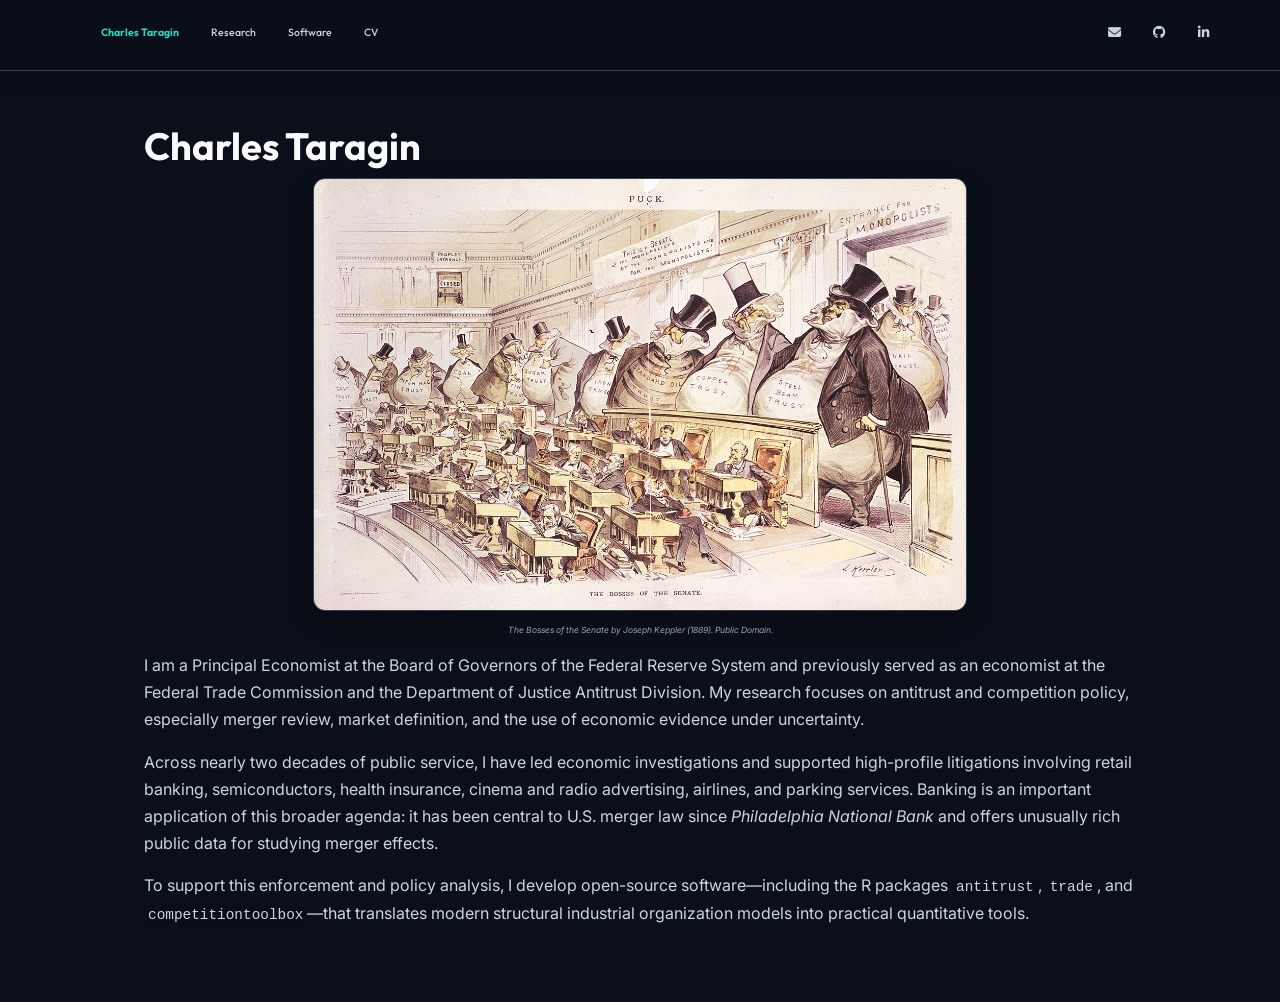
<file: index.html>
<!DOCTYPE html>

<html>

<head>

<meta charset="utf-8" />
<meta name="generator" content="pandoc" />
<meta http-equiv="X-UA-Compatible" content="IE=EDGE" />




<title>Charles Taragin</title>

<script src="site_libs/jquery-3.6.0/jquery-3.6.0.min.js"></script>
<meta name="viewport" content="width=device-width, initial-scale=1" />
<link href="site_libs/bootstrap-3.3.5/css/cosmo.min.css" rel="stylesheet" />
<script src="site_libs/bootstrap-3.3.5/js/bootstrap.min.js"></script>
<script src="site_libs/bootstrap-3.3.5/shim/html5shiv.min.js"></script>
<script src="site_libs/bootstrap-3.3.5/shim/respond.min.js"></script>
<style>h1 {font-size: 34px;}
       h1.title {font-size: 38px;}
       h2 {font-size: 30px;}
       h3 {font-size: 24px;}
       h4 {font-size: 18px;}
       h5 {font-size: 16px;}
       h6 {font-size: 12px;}
       code {color: inherit; background-color: rgba(0, 0, 0, 0.04);}
       pre:not([class]) { background-color: white }</style>
<script src="site_libs/navigation-1.1/tabsets.js"></script>
<link href="site_libs/highlightjs-9.12.0/default.css" rel="stylesheet" />
<script src="site_libs/highlightjs-9.12.0/highlight.js"></script>
<link href="site_libs/font-awesome-6.5.2/css/all.min.css" rel="stylesheet" />
<link href="site_libs/font-awesome-6.5.2/css/v4-shims.min.css" rel="stylesheet" />
<meta name="description" content="Charles Taragin is an antitrust and competition-policy economist specializing in merger review under uncertainty.">

<style type="text/css">
  code{white-space: pre-wrap;}
  span.smallcaps{font-variant: small-caps;}
  span.underline{text-decoration: underline;}
  div.column{display: inline-block; vertical-align: top; width: 50%;}
  div.hanging-indent{margin-left: 1.5em; text-indent: -1.5em;}
  ul.task-list{list-style: none;}
    </style>

<style type="text/css">code{white-space: pre;}</style>
<script type="text/javascript">
if (window.hljs) {
  hljs.configure({languages: []});
  hljs.initHighlightingOnLoad();
  if (document.readyState && document.readyState === "complete") {
    window.setTimeout(function() { hljs.initHighlighting(); }, 0);
  }
}
</script>






<link rel="stylesheet" href="styles.css" type="text/css" />



<style type = "text/css">
.main-container {
  max-width: 940px;
  margin-left: auto;
  margin-right: auto;
}
img {
  max-width:100%;
}
.tabbed-pane {
  padding-top: 12px;
}
.html-widget {
  margin-bottom: 20px;
}
button.code-folding-btn:focus {
  outline: none;
}
summary {
  display: list-item;
}
details > summary > p:only-child {
  display: inline;
}
pre code {
  padding: 0;
}
</style>


<style type="text/css">
.dropdown-submenu {
  position: relative;
}
.dropdown-submenu>.dropdown-menu {
  top: 0;
  left: 100%;
  margin-top: -6px;
  margin-left: -1px;
  border-radius: 0 6px 6px 6px;
}
.dropdown-submenu:hover>.dropdown-menu {
  display: block;
}
.dropdown-submenu>a:after {
  display: block;
  content: " ";
  float: right;
  width: 0;
  height: 0;
  border-color: transparent;
  border-style: solid;
  border-width: 5px 0 5px 5px;
  border-left-color: #cccccc;
  margin-top: 5px;
  margin-right: -10px;
}
.dropdown-submenu:hover>a:after {
  border-left-color: #adb5bd;
}
.dropdown-submenu.pull-left {
  float: none;
}
.dropdown-submenu.pull-left>.dropdown-menu {
  left: -100%;
  margin-left: 10px;
  border-radius: 6px 0 6px 6px;
}
</style>

<script type="text/javascript">
// manage active state of menu based on current page
$(document).ready(function () {
  // active menu anchor
  href = window.location.pathname
  href = href.substr(href.lastIndexOf('/') + 1)
  if (href === "")
    href = "index.html";
  var menuAnchor = $('a[href="' + href + '"]');

  // mark the anchor link active (and if it's in a dropdown, also mark that active)
  var dropdown = menuAnchor.closest('li.dropdown');
  if (window.bootstrap) { // Bootstrap 4+
    menuAnchor.addClass('active');
    dropdown.find('> .dropdown-toggle').addClass('active');
  } else { // Bootstrap 3
    menuAnchor.parent().addClass('active');
    dropdown.addClass('active');
  }

  // Navbar adjustments
  var navHeight = $(".navbar").first().height() + 15;
  var style = document.createElement('style');
  var pt = "padding-top: " + navHeight + "px; ";
  var mt = "margin-top: -" + navHeight + "px; ";
  var css = "";
  // offset scroll position for anchor links (for fixed navbar)
  for (var i = 1; i <= 6; i++) {
    css += ".section h" + i + "{ " + pt + mt + "}\n";
  }
  style.innerHTML = "body {" + pt + "padding-bottom: 40px; }\n" + css;
  document.head.appendChild(style);
});
</script>

<!-- tabsets -->

<style type="text/css">
.tabset-dropdown > .nav-tabs {
  display: inline-table;
  max-height: 500px;
  min-height: 44px;
  overflow-y: auto;
  border: 1px solid #ddd;
  border-radius: 4px;
}

.tabset-dropdown > .nav-tabs > li.active:before, .tabset-dropdown > .nav-tabs.nav-tabs-open:before {
  content: "\e259";
  font-family: 'Glyphicons Halflings';
  display: inline-block;
  padding: 10px;
  border-right: 1px solid #ddd;
}

.tabset-dropdown > .nav-tabs.nav-tabs-open > li.active:before {
  content: "\e258";
  font-family: 'Glyphicons Halflings';
  border: none;
}

.tabset-dropdown > .nav-tabs > li.active {
  display: block;
}

.tabset-dropdown > .nav-tabs > li > a,
.tabset-dropdown > .nav-tabs > li > a:focus,
.tabset-dropdown > .nav-tabs > li > a:hover {
  border: none;
  display: inline-block;
  border-radius: 4px;
  background-color: transparent;
}

.tabset-dropdown > .nav-tabs.nav-tabs-open > li {
  display: block;
  float: none;
}

.tabset-dropdown > .nav-tabs > li {
  display: none;
}
</style>

<!-- code folding -->




</head>

<body>


<div class="container-fluid main-container">




<div class="navbar navbar-inverse  navbar-fixed-top" role="navigation">
  <div class="container">
    <div class="navbar-header">
      <button type="button" class="navbar-toggle collapsed" data-toggle="collapse" data-bs-toggle="collapse" data-target="#navbar" data-bs-target="#navbar">
        <span class="icon-bar"></span>
        <span class="icon-bar"></span>
        <span class="icon-bar"></span>
      </button>
      <a class="navbar-brand" href="index.html"></a>
    </div>
    <div id="navbar" class="navbar-collapse collapse">
      <ul class="nav navbar-nav">
        <li>
  <a href="index.html">Charles Taragin</a>
</li>
<li>
  <a href="research.html">Research</a>
</li>
<li>
  <a href="software.html">Software</a>
</li>
<li>
  <a href="./CharlesTaraginCV/CharlesTaraginCV.pdf">CV</a>
</li>
      </ul>
      <ul class="nav navbar-nav navbar-right">
        <li>
  <a href="mailto:ctaragin@gmail.com">
    <span class="fa fa-envelope fa-lg"></span>
     
  </a>
</li>
<li>
  <a href="https://github.com/luciu5">
    <span class="fa fa-github fa-lg"></span>
     
  </a>
</li>
<li>
  <a href="https://www.linkedin.com/in/charles-taragin-b950a668">
    <span class="fa fa-linkedin fa-lg"></span>
     
  </a>
</li>
      </ul>
    </div><!--/.nav-collapse -->
  </div><!--/.container -->
</div><!--/.navbar -->

<div id="header">



<h1 class="title toc-ignore">Charles Taragin</h1>

</div>


<figure id="historical-cartoon-container">
<img src="the_bosses_of_the_senate.jpg" id="historical-cartoon" alt="The Bosses of the Senate">
<figcaption class="cartoon-caption">
<em>The Bosses of the Senate</em> by Joseph Keppler (1889). Public Domain.
</figcaption>
</figure>
<p>I am a Principal Economist at the Board of Governors of the Federal Reserve System and previously served as an economist at the Federal Trade Commission and the Department of Justice Antitrust Division. My research focuses on antitrust and competition policy, especially merger review, market definition, and the use of economic evidence under uncertainty.</p>
<p>Across nearly two decades of public service, I have led economic investigations and supported high-profile litigations involving retail banking, semiconductors, health insurance, cinema and radio advertising, airlines, and parking services. Banking is an important application of this broader agenda: it has been central to U.S. merger law since <em>Philadelphia National Bank</em> and offers unusually rich public data for studying merger effects.</p>
<p>To support this enforcement and policy analysis, I develop open-source software—including the R packages <code>antitrust</code>, <code>trade</code>, and <code>competitiontoolbox</code>—that translates modern structural industrial organization models into practical quantitative tools.</p>

<script src="script.js"></script>



</div>

<script>

// add bootstrap table styles to pandoc tables
function bootstrapStylePandocTables() {
  $('tr.odd').parent('tbody').parent('table').addClass('table table-condensed');
}
$(document).ready(function () {
  bootstrapStylePandocTables();
});


</script>

<!-- tabsets -->

<script>
$(document).ready(function () {
  window.buildTabsets("TOC");
});

$(document).ready(function () {
  $('.tabset-dropdown > .nav-tabs > li').click(function () {
    $(this).parent().toggleClass('nav-tabs-open');
  });
});
</script>

<!-- code folding -->


<!-- dynamically load mathjax for compatibility with self-contained -->
<script>
  (function () {
    var script = document.createElement("script");
    script.type = "text/javascript";
    script.src  = "https://mathjax.rstudio.com/latest/MathJax.js?config=TeX-AMS-MML_HTMLorMML";
    document.getElementsByTagName("head")[0].appendChild(script);
  })();
</script>

</body>
</html>
</file>
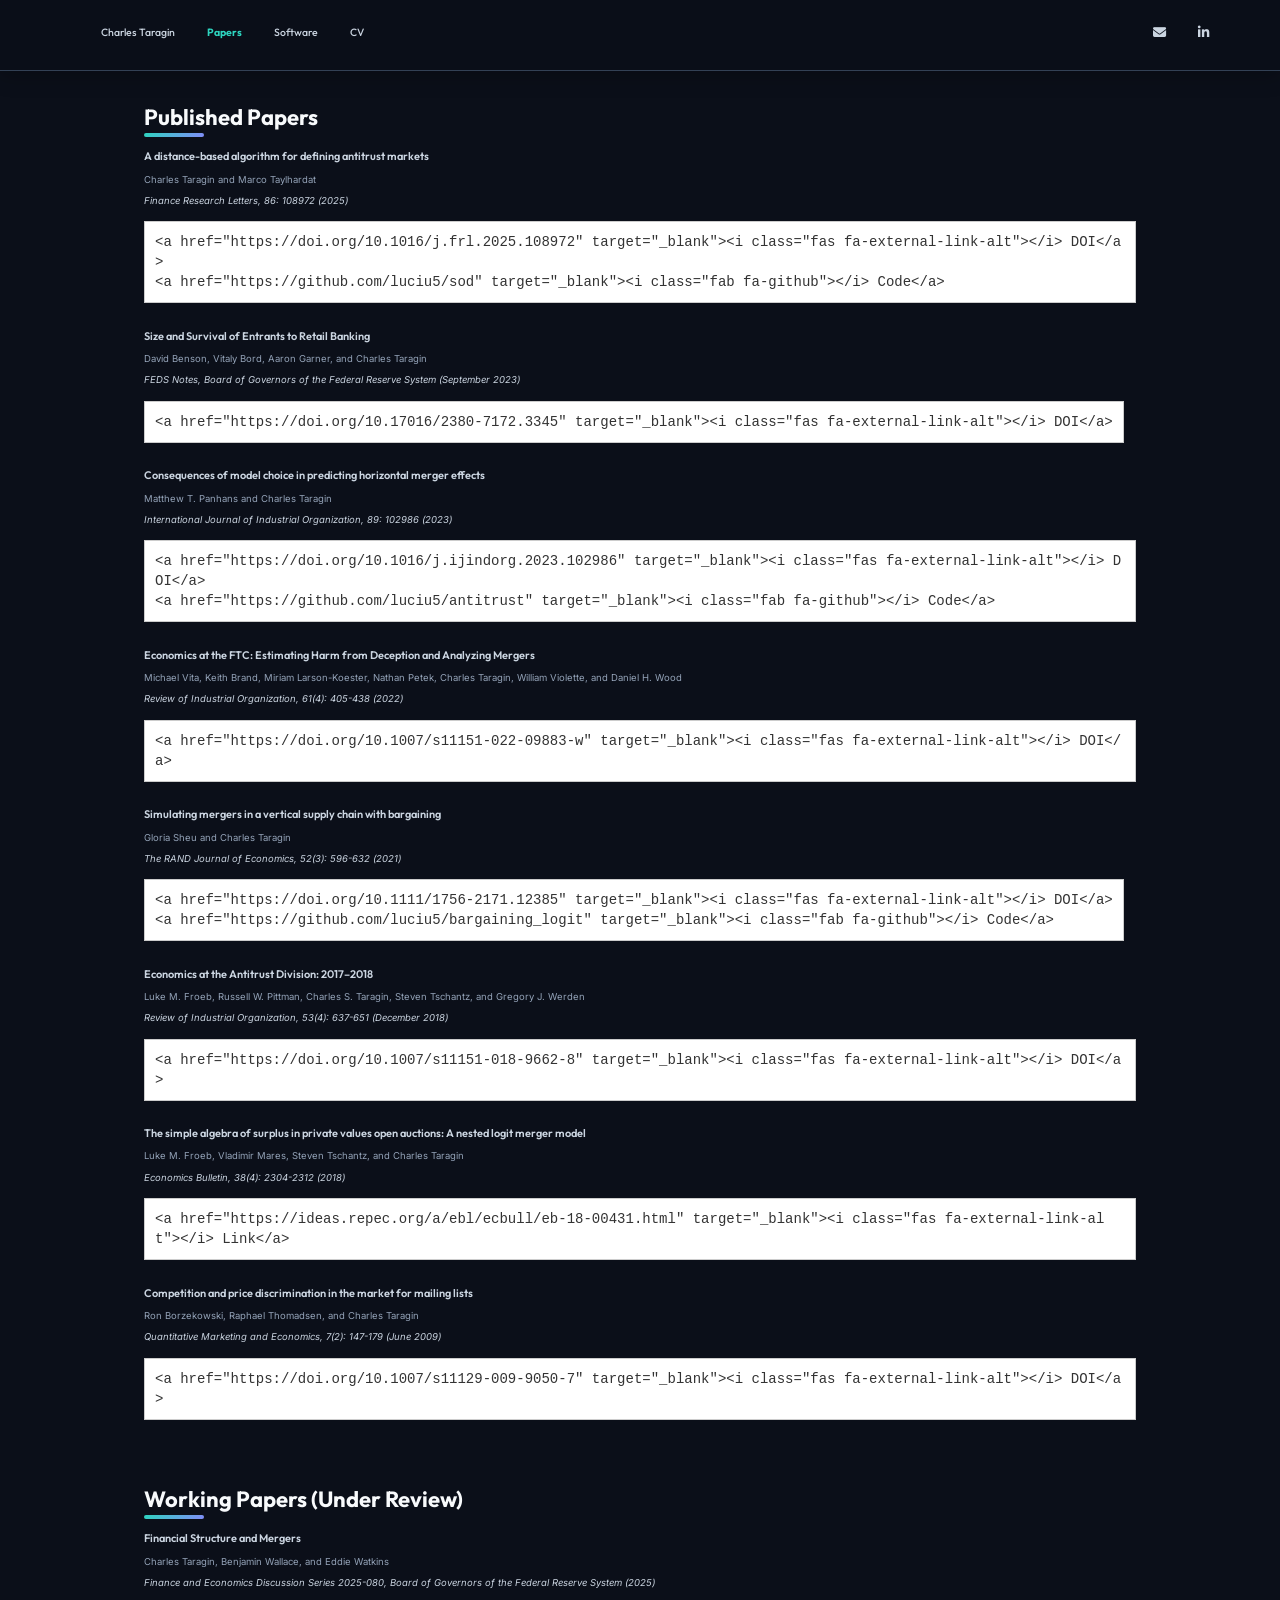
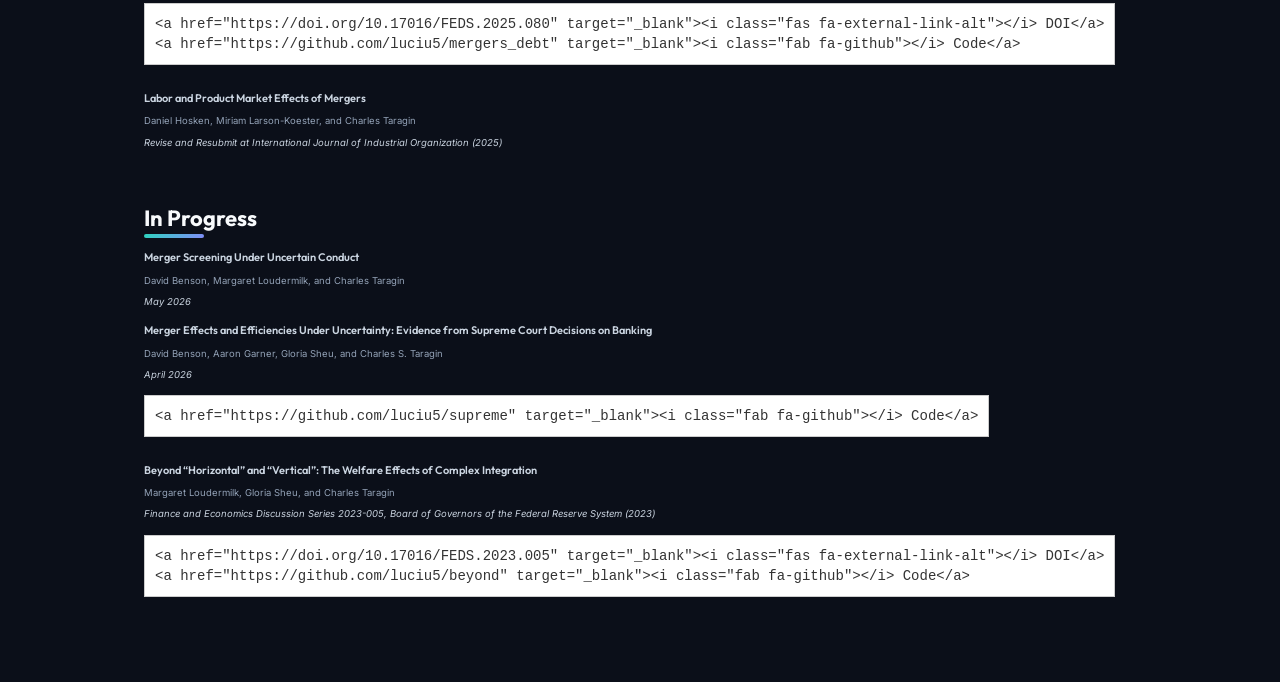
<file: papers.html>
<!DOCTYPE html>

<html>

<head>

<meta charset="utf-8" />
<meta name="generator" content="pandoc" />
<meta http-equiv="X-UA-Compatible" content="IE=EDGE" />




<title>papers.knit</title>

<script src="site_libs/jquery-3.6.0/jquery-3.6.0.min.js"></script>
<meta name="viewport" content="width=device-width, initial-scale=1" />
<link href="site_libs/bootstrap-3.3.5/css/cosmo.min.css" rel="stylesheet" />
<script src="site_libs/bootstrap-3.3.5/js/bootstrap.min.js"></script>
<script src="site_libs/bootstrap-3.3.5/shim/html5shiv.min.js"></script>
<script src="site_libs/bootstrap-3.3.5/shim/respond.min.js"></script>
<style>h1 {font-size: 34px;}
       h1.title {font-size: 38px;}
       h2 {font-size: 30px;}
       h3 {font-size: 24px;}
       h4 {font-size: 18px;}
       h5 {font-size: 16px;}
       h6 {font-size: 12px;}
       code {color: inherit; background-color: rgba(0, 0, 0, 0.04);}
       pre:not([class]) { background-color: white }</style>
<script src="site_libs/navigation-1.1/tabsets.js"></script>
<link href="site_libs/highlightjs-9.12.0/default.css" rel="stylesheet" />
<script src="site_libs/highlightjs-9.12.0/highlight.js"></script>
<link href="site_libs/font-awesome-6.5.2/css/all.min.css" rel="stylesheet" />
<link href="site_libs/font-awesome-6.5.2/css/v4-shims.min.css" rel="stylesheet" />

<style type="text/css">
  code{white-space: pre-wrap;}
  span.smallcaps{font-variant: small-caps;}
  span.underline{text-decoration: underline;}
  div.column{display: inline-block; vertical-align: top; width: 50%;}
  div.hanging-indent{margin-left: 1.5em; text-indent: -1.5em;}
  ul.task-list{list-style: none;}
    </style>

<style type="text/css">code{white-space: pre;}</style>
<script type="text/javascript">
if (window.hljs) {
  hljs.configure({languages: []});
  hljs.initHighlightingOnLoad();
  if (document.readyState && document.readyState === "complete") {
    window.setTimeout(function() { hljs.initHighlighting(); }, 0);
  }
}
</script>






<link rel="stylesheet" href="styles.css" type="text/css" />



<style type = "text/css">
.main-container {
  max-width: 940px;
  margin-left: auto;
  margin-right: auto;
}
img {
  max-width:100%;
}
.tabbed-pane {
  padding-top: 12px;
}
.html-widget {
  margin-bottom: 20px;
}
button.code-folding-btn:focus {
  outline: none;
}
summary {
  display: list-item;
}
details > summary > p:only-child {
  display: inline;
}
pre code {
  padding: 0;
}
</style>


<style type="text/css">
.dropdown-submenu {
  position: relative;
}
.dropdown-submenu>.dropdown-menu {
  top: 0;
  left: 100%;
  margin-top: -6px;
  margin-left: -1px;
  border-radius: 0 6px 6px 6px;
}
.dropdown-submenu:hover>.dropdown-menu {
  display: block;
}
.dropdown-submenu>a:after {
  display: block;
  content: " ";
  float: right;
  width: 0;
  height: 0;
  border-color: transparent;
  border-style: solid;
  border-width: 5px 0 5px 5px;
  border-left-color: #cccccc;
  margin-top: 5px;
  margin-right: -10px;
}
.dropdown-submenu:hover>a:after {
  border-left-color: #adb5bd;
}
.dropdown-submenu.pull-left {
  float: none;
}
.dropdown-submenu.pull-left>.dropdown-menu {
  left: -100%;
  margin-left: 10px;
  border-radius: 6px 0 6px 6px;
}
</style>

<script type="text/javascript">
// manage active state of menu based on current page
$(document).ready(function () {
  // active menu anchor
  href = window.location.pathname
  href = href.substr(href.lastIndexOf('/') + 1)
  if (href === "")
    href = "index.html";
  var menuAnchor = $('a[href="' + href + '"]');

  // mark the anchor link active (and if it's in a dropdown, also mark that active)
  var dropdown = menuAnchor.closest('li.dropdown');
  if (window.bootstrap) { // Bootstrap 4+
    menuAnchor.addClass('active');
    dropdown.find('> .dropdown-toggle').addClass('active');
  } else { // Bootstrap 3
    menuAnchor.parent().addClass('active');
    dropdown.addClass('active');
  }

  // Navbar adjustments
  var navHeight = $(".navbar").first().height() + 15;
  var style = document.createElement('style');
  var pt = "padding-top: " + navHeight + "px; ";
  var mt = "margin-top: -" + navHeight + "px; ";
  var css = "";
  // offset scroll position for anchor links (for fixed navbar)
  for (var i = 1; i <= 6; i++) {
    css += ".section h" + i + "{ " + pt + mt + "}\n";
  }
  style.innerHTML = "body {" + pt + "padding-bottom: 40px; }\n" + css;
  document.head.appendChild(style);
});
</script>

<!-- tabsets -->

<style type="text/css">
.tabset-dropdown > .nav-tabs {
  display: inline-table;
  max-height: 500px;
  min-height: 44px;
  overflow-y: auto;
  border: 1px solid #ddd;
  border-radius: 4px;
}

.tabset-dropdown > .nav-tabs > li.active:before, .tabset-dropdown > .nav-tabs.nav-tabs-open:before {
  content: "\e259";
  font-family: 'Glyphicons Halflings';
  display: inline-block;
  padding: 10px;
  border-right: 1px solid #ddd;
}

.tabset-dropdown > .nav-tabs.nav-tabs-open > li.active:before {
  content: "\e258";
  font-family: 'Glyphicons Halflings';
  border: none;
}

.tabset-dropdown > .nav-tabs > li.active {
  display: block;
}

.tabset-dropdown > .nav-tabs > li > a,
.tabset-dropdown > .nav-tabs > li > a:focus,
.tabset-dropdown > .nav-tabs > li > a:hover {
  border: none;
  display: inline-block;
  border-radius: 4px;
  background-color: transparent;
}

.tabset-dropdown > .nav-tabs.nav-tabs-open > li {
  display: block;
  float: none;
}

.tabset-dropdown > .nav-tabs > li {
  display: none;
}
</style>

<!-- code folding -->




</head>

<body>


<div class="container-fluid main-container">




<div class="navbar navbar-inverse  navbar-fixed-top" role="navigation">
  <div class="container">
    <div class="navbar-header">
      <button type="button" class="navbar-toggle collapsed" data-toggle="collapse" data-bs-toggle="collapse" data-target="#navbar" data-bs-target="#navbar">
        <span class="icon-bar"></span>
        <span class="icon-bar"></span>
        <span class="icon-bar"></span>
      </button>
      <a class="navbar-brand" href="index.html"></a>
    </div>
    <div id="navbar" class="navbar-collapse collapse">
      <ul class="nav navbar-nav">
        <li>
  <a href="index.html">Charles Taragin</a>
</li>
<li>
  <a href="papers.html">Papers</a>
</li>
<li>
  <a href="software.html">Software</a>
</li>
<li>
  <a href="./CharlesTaraginCV/CharlesTaraginCV.pdf">CV</a>
</li>
      </ul>
      <ul class="nav navbar-nav navbar-right">
        <li>
  <a href="mailto:ctaragin@gmail.com">
    <span class="fa fa-envelope fa-lg"></span>
     
  </a>
</li>
<li>
  <a href="https://www.linkedin.com/in/charles-taragin-b950a668">
    <span class="fa fa-linkedin fa-lg"></span>
     
  </a>
</li>
      </ul>
    </div><!--/.nav-collapse -->
  </div><!--/.container -->
</div><!--/.navbar -->

<div id="header">




</div>


<style>
.paper-entry {
  margin-bottom: 1.5rem;
  line-height: 1.4;
}
.paper-title {
  font-weight: 600;
  font-size: 1.1rem;
  color: var(--text-primary);
}
.paper-authors {
  color: var(--text-muted);
  font-size: 0.95rem;
}
.paper-venue {
  font-style: italic;
  color: var(--text-secondary);
  font-size: 0.95rem;
  margin-bottom: 4px;
}
.paper-links a {
  display: inline-block;
  margin-right: 12px;
  font-size: 0.85rem;
  color: var(--primary-color);
  text-decoration: none;
  font-weight: 500;
}
.paper-links a:hover {
  text-decoration: underline;
  color: var(--link-hover);
}
.paper-links i {
  margin-right: 5px;
}
</style>
<div id="published-papers" class="section level2">
<h2>Published Papers</h2>
<div class="paper-entry">
<div class="paper-title">
A distance-based algorithm for defining antitrust markets
</div>
<div class="paper-authors">
Charles Taragin and Marco Taylhardat
</div>
<div class="paper-venue">
Finance Research Letters, 86: 108972 (2025)
</div>
<div class="paper-links">
<pre><code>&lt;a href=&quot;https://doi.org/10.1016/j.frl.2025.108972&quot; target=&quot;_blank&quot;&gt;&lt;i class=&quot;fas fa-external-link-alt&quot;&gt;&lt;/i&gt; DOI&lt;/a&gt;
&lt;a href=&quot;https://github.com/luciu5/sod&quot; target=&quot;_blank&quot;&gt;&lt;i class=&quot;fab fa-github&quot;&gt;&lt;/i&gt; Code&lt;/a&gt;</code></pre>
</div>
</div>
<div class="paper-entry">
<div class="paper-title">
Size and Survival of Entrants to Retail Banking
</div>
<div class="paper-authors">
David Benson, Vitaly Bord, Aaron Garner, and Charles Taragin
</div>
<div class="paper-venue">
FEDS Notes, Board of Governors of the Federal Reserve System (September 2023)
</div>
<div class="paper-links">
<pre><code>&lt;a href=&quot;https://doi.org/10.17016/2380-7172.3345&quot; target=&quot;_blank&quot;&gt;&lt;i class=&quot;fas fa-external-link-alt&quot;&gt;&lt;/i&gt; DOI&lt;/a&gt;</code></pre>
</div>
</div>
<div class="paper-entry">
<div class="paper-title">
Consequences of model choice in predicting horizontal merger effects
</div>
<div class="paper-authors">
Matthew T. Panhans and Charles Taragin
</div>
<div class="paper-venue">
International Journal of Industrial Organization, 89: 102986 (2023)
</div>
<div class="paper-links">
<pre><code>&lt;a href=&quot;https://doi.org/10.1016/j.ijindorg.2023.102986&quot; target=&quot;_blank&quot;&gt;&lt;i class=&quot;fas fa-external-link-alt&quot;&gt;&lt;/i&gt; DOI&lt;/a&gt;
&lt;a href=&quot;https://github.com/luciu5/antitrust&quot; target=&quot;_blank&quot;&gt;&lt;i class=&quot;fab fa-github&quot;&gt;&lt;/i&gt; Code&lt;/a&gt;</code></pre>
</div>
</div>
<div class="paper-entry">
<div class="paper-title">
Economics at the FTC: Estimating Harm from Deception and Analyzing Mergers
</div>
<div class="paper-authors">
Michael Vita, Keith Brand, Miriam Larson-Koester, Nathan Petek, Charles Taragin, William Violette, and Daniel H. Wood
</div>
<div class="paper-venue">
Review of Industrial Organization, 61(4): 405-438 (2022)
</div>
<div class="paper-links">
<pre><code>&lt;a href=&quot;https://doi.org/10.1007/s11151-022-09883-w&quot; target=&quot;_blank&quot;&gt;&lt;i class=&quot;fas fa-external-link-alt&quot;&gt;&lt;/i&gt; DOI&lt;/a&gt;</code></pre>
</div>
</div>
<div class="paper-entry">
<div class="paper-title">
Simulating mergers in a vertical supply chain with bargaining
</div>
<div class="paper-authors">
Gloria Sheu and Charles Taragin
</div>
<div class="paper-venue">
The RAND Journal of Economics, 52(3): 596-632 (2021)
</div>
<div class="paper-links">
<pre><code>&lt;a href=&quot;https://doi.org/10.1111/1756-2171.12385&quot; target=&quot;_blank&quot;&gt;&lt;i class=&quot;fas fa-external-link-alt&quot;&gt;&lt;/i&gt; DOI&lt;/a&gt;
&lt;a href=&quot;https://github.com/luciu5/bargaining_logit&quot; target=&quot;_blank&quot;&gt;&lt;i class=&quot;fab fa-github&quot;&gt;&lt;/i&gt; Code&lt;/a&gt;</code></pre>
</div>
</div>
<div class="paper-entry">
<div class="paper-title">
Economics at the Antitrust Division: 2017–2018
</div>
<div class="paper-authors">
Luke M. Froeb, Russell W. Pittman, Charles S. Taragin, Steven Tschantz, and Gregory J. Werden
</div>
<div class="paper-venue">
Review of Industrial Organization, 53(4): 637-651 (December 2018)
</div>
<div class="paper-links">
<pre><code>&lt;a href=&quot;https://doi.org/10.1007/s11151-018-9662-8&quot; target=&quot;_blank&quot;&gt;&lt;i class=&quot;fas fa-external-link-alt&quot;&gt;&lt;/i&gt; DOI&lt;/a&gt;</code></pre>
</div>
</div>
<div class="paper-entry">
<div class="paper-title">
The simple algebra of surplus in private values open auctions: A nested logit merger model
</div>
<div class="paper-authors">
Luke M. Froeb, Vladimir Mares, Steven Tschantz, and Charles Taragin
</div>
<div class="paper-venue">
Economics Bulletin, 38(4): 2304-2312 (2018)
</div>
<div class="paper-links">
<pre><code>&lt;a href=&quot;https://ideas.repec.org/a/ebl/ecbull/eb-18-00431.html&quot; target=&quot;_blank&quot;&gt;&lt;i class=&quot;fas fa-external-link-alt&quot;&gt;&lt;/i&gt; Link&lt;/a&gt;</code></pre>
</div>
</div>
<div class="paper-entry">
<div class="paper-title">
Competition and price discrimination in the market for mailing lists
</div>
<div class="paper-authors">
Ron Borzekowski, Raphael Thomadsen, and Charles Taragin
</div>
<div class="paper-venue">
Quantitative Marketing and Economics, 7(2): 147-179 (June 2009)
</div>
<div class="paper-links">
<pre><code>&lt;a href=&quot;https://doi.org/10.1007/s11129-009-9050-7&quot; target=&quot;_blank&quot;&gt;&lt;i class=&quot;fas fa-external-link-alt&quot;&gt;&lt;/i&gt; DOI&lt;/a&gt;</code></pre>
</div>
</div>
<p><br></p>
</div>
<div id="working-papers-under-review" class="section level2">
<h2>Working Papers (Under Review)</h2>
<div class="paper-entry">
<div class="paper-title">
Financial Structure and Mergers
</div>
<div class="paper-authors">
Charles Taragin, Benjamin Wallace, and Eddie Watkins
</div>
<div class="paper-venue">
Finance and Economics Discussion Series 2025-080, Board of Governors of the Federal Reserve System (2025)
</div>
<div class="paper-links">
<pre><code>&lt;a href=&quot;https://doi.org/10.17016/FEDS.2025.080&quot; target=&quot;_blank&quot;&gt;&lt;i class=&quot;fas fa-external-link-alt&quot;&gt;&lt;/i&gt; DOI&lt;/a&gt;
&lt;a href=&quot;https://github.com/luciu5/mergers_debt&quot; target=&quot;_blank&quot;&gt;&lt;i class=&quot;fab fa-github&quot;&gt;&lt;/i&gt; Code&lt;/a&gt;</code></pre>
</div>
</div>
<div class="paper-entry">
<div class="paper-title">
Labor and Product Market Effects of Mergers
</div>
<div class="paper-authors">
Daniel Hosken, Miriam Larson-Koester, and Charles Taragin
</div>
<div class="paper-venue">
Revise and Resubmit at International Journal of Industrial Organization (2025)
</div>
</div>
<p><br></p>
</div>
<div id="in-progress" class="section level2">
<h2>In Progress</h2>
<div class="paper-entry">
<div class="paper-title">
Merger Screening Under Uncertain Conduct
</div>
<div class="paper-authors">
David Benson, Margaret Loudermilk, and Charles Taragin
</div>
<div class="paper-venue">
May 2026
</div>
</div>
<div class="paper-entry">
<div class="paper-title">
Merger Effects and Efficiencies Under Uncertainty: Evidence from Supreme Court Decisions on Banking
</div>
<div class="paper-authors">
David Benson, Aaron Garner, Gloria Sheu, and Charles S. Taragin
</div>
<div class="paper-venue">
April 2026
</div>
<div class="paper-links">
<pre><code>&lt;a href=&quot;https://github.com/luciu5/supreme&quot; target=&quot;_blank&quot;&gt;&lt;i class=&quot;fab fa-github&quot;&gt;&lt;/i&gt; Code&lt;/a&gt;</code></pre>
</div>
</div>
<div class="paper-entry">
<div class="paper-title">
Beyond “Horizontal” and “Vertical”: The Welfare Effects of Complex Integration
</div>
<div class="paper-authors">
Margaret Loudermilk, Gloria Sheu, and Charles Taragin
</div>
<div class="paper-venue">
Finance and Economics Discussion Series 2023-005, Board of Governors of the Federal Reserve System (2023)
</div>
<div class="paper-links">
<pre><code>&lt;a href=&quot;https://doi.org/10.17016/FEDS.2023.005&quot; target=&quot;_blank&quot;&gt;&lt;i class=&quot;fas fa-external-link-alt&quot;&gt;&lt;/i&gt; DOI&lt;/a&gt;
&lt;a href=&quot;https://github.com/luciu5/beyond&quot; target=&quot;_blank&quot;&gt;&lt;i class=&quot;fab fa-github&quot;&gt;&lt;/i&gt; Code&lt;/a&gt;</code></pre>
</div>
</div>
</div>

<script src="script.js"></script>



</div>

<script>

// add bootstrap table styles to pandoc tables
function bootstrapStylePandocTables() {
  $('tr.odd').parent('tbody').parent('table').addClass('table table-condensed');
}
$(document).ready(function () {
  bootstrapStylePandocTables();
});


</script>

<!-- tabsets -->

<script>
$(document).ready(function () {
  window.buildTabsets("TOC");
});

$(document).ready(function () {
  $('.tabset-dropdown > .nav-tabs > li').click(function () {
    $(this).parent().toggleClass('nav-tabs-open');
  });
});
</script>

<!-- code folding -->


<!-- dynamically load mathjax for compatibility with self-contained -->
<script>
  (function () {
    var script = document.createElement("script");
    script.type = "text/javascript";
    script.src  = "https://mathjax.rstudio.com/latest/MathJax.js?config=TeX-AMS-MML_HTMLorMML";
    document.getElementsByTagName("head")[0].appendChild(script);
  })();
</script>

</body>
</html>
</file>
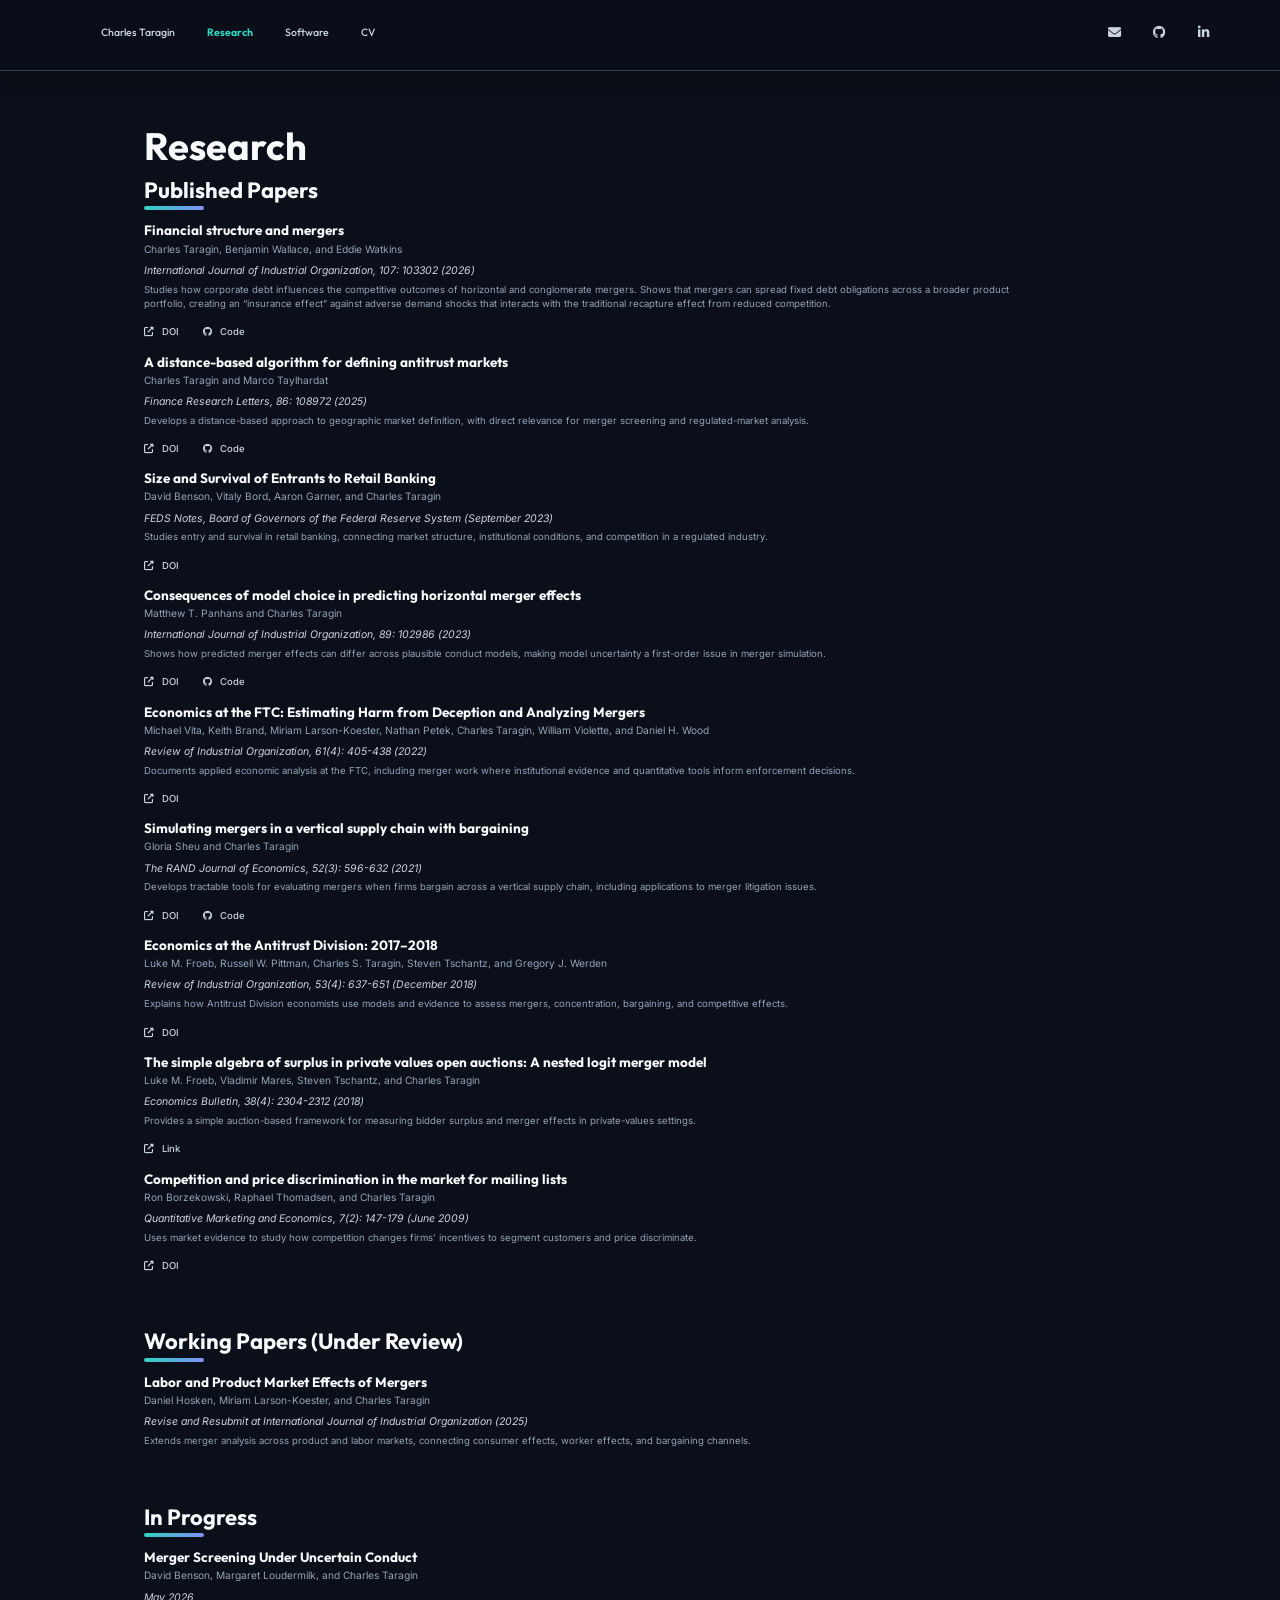
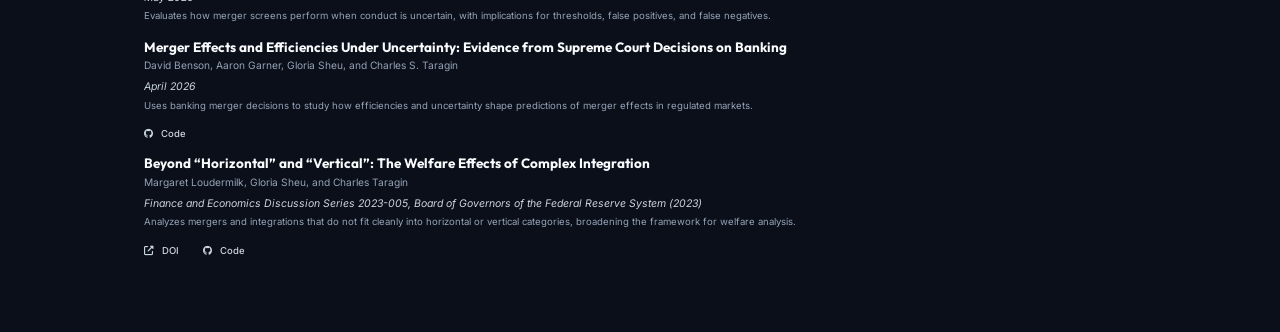
<file: research.html>
<!DOCTYPE html>

<html>

<head>

<meta charset="utf-8" />
<meta name="generator" content="pandoc" />
<meta http-equiv="X-UA-Compatible" content="IE=EDGE" />




<title>Research</title>

<script src="site_libs/jquery-3.6.0/jquery-3.6.0.min.js"></script>
<meta name="viewport" content="width=device-width, initial-scale=1" />
<link href="site_libs/bootstrap-3.3.5/css/cosmo.min.css" rel="stylesheet" />
<script src="site_libs/bootstrap-3.3.5/js/bootstrap.min.js"></script>
<script src="site_libs/bootstrap-3.3.5/shim/html5shiv.min.js"></script>
<script src="site_libs/bootstrap-3.3.5/shim/respond.min.js"></script>
<style>h1 {font-size: 34px;}
       h1.title {font-size: 38px;}
       h2 {font-size: 30px;}
       h3 {font-size: 24px;}
       h4 {font-size: 18px;}
       h5 {font-size: 16px;}
       h6 {font-size: 12px;}
       code {color: inherit; background-color: rgba(0, 0, 0, 0.04);}
       pre:not([class]) { background-color: white }</style>
<script src="site_libs/navigation-1.1/tabsets.js"></script>
<link href="site_libs/highlightjs-9.12.0/default.css" rel="stylesheet" />
<script src="site_libs/highlightjs-9.12.0/highlight.js"></script>
<link href="site_libs/font-awesome-6.5.2/css/all.min.css" rel="stylesheet" />
<link href="site_libs/font-awesome-6.5.2/css/v4-shims.min.css" rel="stylesheet" />
<meta name="description" content="Charles Taragin is an antitrust and competition-policy economist specializing in merger review under uncertainty.">

<style type="text/css">
  code{white-space: pre-wrap;}
  span.smallcaps{font-variant: small-caps;}
  span.underline{text-decoration: underline;}
  div.column{display: inline-block; vertical-align: top; width: 50%;}
  div.hanging-indent{margin-left: 1.5em; text-indent: -1.5em;}
  ul.task-list{list-style: none;}
    </style>

<style type="text/css">code{white-space: pre;}</style>
<script type="text/javascript">
if (window.hljs) {
  hljs.configure({languages: []});
  hljs.initHighlightingOnLoad();
  if (document.readyState && document.readyState === "complete") {
    window.setTimeout(function() { hljs.initHighlighting(); }, 0);
  }
}
</script>






<link rel="stylesheet" href="styles.css" type="text/css" />



<style type = "text/css">
.main-container {
  max-width: 940px;
  margin-left: auto;
  margin-right: auto;
}
img {
  max-width:100%;
}
.tabbed-pane {
  padding-top: 12px;
}
.html-widget {
  margin-bottom: 20px;
}
button.code-folding-btn:focus {
  outline: none;
}
summary {
  display: list-item;
}
details > summary > p:only-child {
  display: inline;
}
pre code {
  padding: 0;
}
</style>


<style type="text/css">
.dropdown-submenu {
  position: relative;
}
.dropdown-submenu>.dropdown-menu {
  top: 0;
  left: 100%;
  margin-top: -6px;
  margin-left: -1px;
  border-radius: 0 6px 6px 6px;
}
.dropdown-submenu:hover>.dropdown-menu {
  display: block;
}
.dropdown-submenu>a:after {
  display: block;
  content: " ";
  float: right;
  width: 0;
  height: 0;
  border-color: transparent;
  border-style: solid;
  border-width: 5px 0 5px 5px;
  border-left-color: #cccccc;
  margin-top: 5px;
  margin-right: -10px;
}
.dropdown-submenu:hover>a:after {
  border-left-color: #adb5bd;
}
.dropdown-submenu.pull-left {
  float: none;
}
.dropdown-submenu.pull-left>.dropdown-menu {
  left: -100%;
  margin-left: 10px;
  border-radius: 6px 0 6px 6px;
}
</style>

<script type="text/javascript">
// manage active state of menu based on current page
$(document).ready(function () {
  // active menu anchor
  href = window.location.pathname
  href = href.substr(href.lastIndexOf('/') + 1)
  if (href === "")
    href = "index.html";
  var menuAnchor = $('a[href="' + href + '"]');

  // mark the anchor link active (and if it's in a dropdown, also mark that active)
  var dropdown = menuAnchor.closest('li.dropdown');
  if (window.bootstrap) { // Bootstrap 4+
    menuAnchor.addClass('active');
    dropdown.find('> .dropdown-toggle').addClass('active');
  } else { // Bootstrap 3
    menuAnchor.parent().addClass('active');
    dropdown.addClass('active');
  }

  // Navbar adjustments
  var navHeight = $(".navbar").first().height() + 15;
  var style = document.createElement('style');
  var pt = "padding-top: " + navHeight + "px; ";
  var mt = "margin-top: -" + navHeight + "px; ";
  var css = "";
  // offset scroll position for anchor links (for fixed navbar)
  for (var i = 1; i <= 6; i++) {
    css += ".section h" + i + "{ " + pt + mt + "}\n";
  }
  style.innerHTML = "body {" + pt + "padding-bottom: 40px; }\n" + css;
  document.head.appendChild(style);
});
</script>

<!-- tabsets -->

<style type="text/css">
.tabset-dropdown > .nav-tabs {
  display: inline-table;
  max-height: 500px;
  min-height: 44px;
  overflow-y: auto;
  border: 1px solid #ddd;
  border-radius: 4px;
}

.tabset-dropdown > .nav-tabs > li.active:before, .tabset-dropdown > .nav-tabs.nav-tabs-open:before {
  content: "\e259";
  font-family: 'Glyphicons Halflings';
  display: inline-block;
  padding: 10px;
  border-right: 1px solid #ddd;
}

.tabset-dropdown > .nav-tabs.nav-tabs-open > li.active:before {
  content: "\e258";
  font-family: 'Glyphicons Halflings';
  border: none;
}

.tabset-dropdown > .nav-tabs > li.active {
  display: block;
}

.tabset-dropdown > .nav-tabs > li > a,
.tabset-dropdown > .nav-tabs > li > a:focus,
.tabset-dropdown > .nav-tabs > li > a:hover {
  border: none;
  display: inline-block;
  border-radius: 4px;
  background-color: transparent;
}

.tabset-dropdown > .nav-tabs.nav-tabs-open > li {
  display: block;
  float: none;
}

.tabset-dropdown > .nav-tabs > li {
  display: none;
}
</style>

<!-- code folding -->




</head>

<body>


<div class="container-fluid main-container">




<div class="navbar navbar-inverse  navbar-fixed-top" role="navigation">
  <div class="container">
    <div class="navbar-header">
      <button type="button" class="navbar-toggle collapsed" data-toggle="collapse" data-bs-toggle="collapse" data-target="#navbar" data-bs-target="#navbar">
        <span class="icon-bar"></span>
        <span class="icon-bar"></span>
        <span class="icon-bar"></span>
      </button>
      <a class="navbar-brand" href="index.html"></a>
    </div>
    <div id="navbar" class="navbar-collapse collapse">
      <ul class="nav navbar-nav">
        <li>
  <a href="index.html">Charles Taragin</a>
</li>
<li>
  <a href="research.html">Research</a>
</li>
<li>
  <a href="software.html">Software</a>
</li>
<li>
  <a href="./CharlesTaraginCV/CharlesTaraginCV.pdf">CV</a>
</li>
      </ul>
      <ul class="nav navbar-nav navbar-right">
        <li>
  <a href="mailto:ctaragin@gmail.com">
    <span class="fa fa-envelope fa-lg"></span>
     
  </a>
</li>
<li>
  <a href="https://github.com/luciu5">
    <span class="fa fa-github fa-lg"></span>
     
  </a>
</li>
<li>
  <a href="https://www.linkedin.com/in/charles-taragin-b950a668">
    <span class="fa fa-linkedin fa-lg"></span>
     
  </a>
</li>
      </ul>
    </div><!--/.nav-collapse -->
  </div><!--/.container -->
</div><!--/.navbar -->

<div id="header">



<h1 class="title toc-ignore">Research</h1>

</div>


<style>
.paper-entry {
  margin-bottom: 1.5rem;
  line-height: 1.4;
}
.paper-title {
  font-weight: 700;
  font-size: 1.35rem;
  line-height: 1.3;
  color: var(--text-title);
  margin-bottom: 0.15rem;
}
.paper-authors {
  color: var(--text-muted);
  font-size: 1.02rem;
}
.paper-venue {
  font-style: italic;
  color: var(--text-secondary);
  font-size: 1.05rem;
  margin-bottom: 4px;
}
.paper-contribution {
  color: var(--text-muted);
  font-size: 0.96rem;
  line-height: 1.5;
  margin: 0.4rem 0 0.7rem 0;
  max-width: 900px;
}
.paper-links a {
  display: inline-block;
  margin-right: 12px;
  font-size: 0.95rem;
  color: var(--primary-color);
  text-decoration: none;
  font-weight: 500;
}
.paper-links a:hover {
  text-decoration: underline;
  color: var(--link-hover);
}
.paper-links i {
  margin-right: 5px;
}
</style>
<div id="published-papers" class="section level2">
<h2>Published Papers</h2>
<div class="paper-entry">
<div class="paper-title">
Financial structure and mergers
</div>
<div class="paper-authors">
Charles Taragin, Benjamin Wallace, and Eddie Watkins
</div>
<div class="paper-venue">
International Journal of Industrial Organization, 107: 103302 (2026)
</div>
<div class="paper-contribution">
Studies how corporate debt influences the competitive outcomes of horizontal and conglomerate mergers. Shows that mergers can spread fixed debt obligations across a broader product portfolio, creating an “insurance effect” against adverse demand shocks that interacts with the traditional recapture effect from reduced competition.
</div>
<div class="paper-links">
<a href="https://doi.org/10.1016/j.ijindorg.2026.103302" target="_blank"><i class="fas fa-external-link-alt"></i> DOI</a>
<a href="https://github.com/luciu5/MergerDebt" target="_blank"><i class="fab fa-github"></i> Code</a>
</div>
</div>
<div class="paper-entry">
<div class="paper-title">
A distance-based algorithm for defining antitrust markets
</div>
<div class="paper-authors">
Charles Taragin and Marco Taylhardat
</div>
<div class="paper-venue">
Finance Research Letters, 86: 108972 (2025)
</div>
<div class="paper-contribution">
Develops a distance-based approach to geographic market definition, with direct relevance for merger screening and regulated-market analysis.
</div>
<div class="paper-links">
<a href="https://doi.org/10.1016/j.frl.2025.108972" target="_blank"><i class="fas fa-external-link-alt"></i> DOI</a>
<a href="https://github.com/luciu5/sod" target="_blank"><i class="fab fa-github"></i> Code</a>
</div>
</div>
<div class="paper-entry">
<div class="paper-title">
Size and Survival of Entrants to Retail Banking
</div>
<div class="paper-authors">
David Benson, Vitaly Bord, Aaron Garner, and Charles Taragin
</div>
<div class="paper-venue">
FEDS Notes, Board of Governors of the Federal Reserve System (September 2023)
</div>
<div class="paper-contribution">
Studies entry and survival in retail banking, connecting market structure, institutional conditions, and competition in a regulated industry.
</div>
<div class="paper-links">
<a href="https://doi.org/10.17016/2380-7172.3345" target="_blank"><i class="fas fa-external-link-alt"></i> DOI</a>
</div>
</div>
<div class="paper-entry">
<div class="paper-title">
Consequences of model choice in predicting horizontal merger effects
</div>
<div class="paper-authors">
Matthew T. Panhans and Charles Taragin
</div>
<div class="paper-venue">
International Journal of Industrial Organization, 89: 102986 (2023)
</div>
<div class="paper-contribution">
Shows how predicted merger effects can differ across plausible conduct models, making model uncertainty a first-order issue in merger simulation.
</div>
<div class="paper-links">
<a href="https://doi.org/10.1016/j.ijindorg.2023.102986" target="_blank"><i class="fas fa-external-link-alt"></i> DOI</a>
<a href="https://github.com/luciu5/antitrust" target="_blank"><i class="fab fa-github"></i> Code</a>
</div>
</div>
<div class="paper-entry">
<div class="paper-title">
Economics at the FTC: Estimating Harm from Deception and Analyzing Mergers
</div>
<div class="paper-authors">
Michael Vita, Keith Brand, Miriam Larson-Koester, Nathan Petek, Charles Taragin, William Violette, and Daniel H. Wood
</div>
<div class="paper-venue">
Review of Industrial Organization, 61(4): 405-438 (2022)
</div>
<div class="paper-contribution">
Documents applied economic analysis at the FTC, including merger work where institutional evidence and quantitative tools inform enforcement decisions.
</div>
<div class="paper-links">
<a href="https://doi.org/10.1007/s11151-022-09883-w" target="_blank"><i class="fas fa-external-link-alt"></i> DOI</a>
</div>
</div>
<div class="paper-entry">
<div class="paper-title">
Simulating mergers in a vertical supply chain with bargaining
</div>
<div class="paper-authors">
Gloria Sheu and Charles Taragin
</div>
<div class="paper-venue">
The RAND Journal of Economics, 52(3): 596-632 (2021)
</div>
<div class="paper-contribution">
Develops tractable tools for evaluating mergers when firms bargain across a vertical supply chain, including applications to merger litigation issues.
</div>
<div class="paper-links">
<a href="https://doi.org/10.1111/1756-2171.12385" target="_blank"><i class="fas fa-external-link-alt"></i> DOI</a>
<a href="https://github.com/luciu5/antitrust" target="_blank"><i class="fab fa-github"></i> Code</a>
</div>
</div>
<div class="paper-entry">
<div class="paper-title">
Economics at the Antitrust Division: 2017–2018
</div>
<div class="paper-authors">
Luke M. Froeb, Russell W. Pittman, Charles S. Taragin, Steven Tschantz, and Gregory J. Werden
</div>
<div class="paper-venue">
Review of Industrial Organization, 53(4): 637-651 (December 2018)
</div>
<div class="paper-contribution">
Explains how Antitrust Division economists use models and evidence to assess mergers, concentration, bargaining, and competitive effects.
</div>
<div class="paper-links">
<a href="https://doi.org/10.1007/s11151-018-9662-8" target="_blank"><i class="fas fa-external-link-alt"></i> DOI</a>
</div>
</div>
<div class="paper-entry">
<div class="paper-title">
The simple algebra of surplus in private values open auctions: A nested logit merger model
</div>
<div class="paper-authors">
Luke M. Froeb, Vladimir Mares, Steven Tschantz, and Charles Taragin
</div>
<div class="paper-venue">
Economics Bulletin, 38(4): 2304-2312 (2018)
</div>
<div class="paper-contribution">
Provides a simple auction-based framework for measuring bidder surplus and merger effects in private-values settings.
</div>
<div class="paper-links">
<a href="https://ideas.repec.org/a/ebl/ecbull/eb-18-00431.html" target="_blank"><i class="fas fa-external-link-alt"></i> Link</a>
</div>
</div>
<div class="paper-entry">
<div class="paper-title">
Competition and price discrimination in the market for mailing lists
</div>
<div class="paper-authors">
Ron Borzekowski, Raphael Thomadsen, and Charles Taragin
</div>
<div class="paper-venue">
Quantitative Marketing and Economics, 7(2): 147-179 (June 2009)
</div>
<div class="paper-contribution">
Uses market evidence to study how competition changes firms’ incentives to segment customers and price discriminate.
</div>
<div class="paper-links">
<a href="https://doi.org/10.1007/s11129-009-9050-7" target="_blank"><i class="fas fa-external-link-alt"></i> DOI</a>
</div>
</div>
<p><br></p>
</div>
<div id="working-papers-under-review" class="section level2">
<h2>Working Papers (Under Review)</h2>
<div class="paper-entry">
<div class="paper-title">
Labor and Product Market Effects of Mergers
</div>
<div class="paper-authors">
Daniel Hosken, Miriam Larson-Koester, and Charles Taragin
</div>
<div class="paper-venue">
Revise and Resubmit at International Journal of Industrial Organization (2025)
</div>
<div class="paper-contribution">
Extends merger analysis across product and labor markets, connecting consumer effects, worker effects, and bargaining channels.
</div>
</div>
<p><br></p>
</div>
<div id="in-progress" class="section level2">
<h2>In Progress</h2>
<div class="paper-entry">
<div class="paper-title">
Merger Screening Under Uncertain Conduct
</div>
<div class="paper-authors">
David Benson, Margaret Loudermilk, and Charles Taragin
</div>
<div class="paper-venue">
May 2026
</div>
<div class="paper-contribution">
Evaluates how merger screens perform when conduct is uncertain, with implications for thresholds, false positives, and false negatives.
</div>
</div>
<div class="paper-entry">
<div class="paper-title">
Merger Effects and Efficiencies Under Uncertainty: Evidence from Supreme Court Decisions on Banking
</div>
<div class="paper-authors">
David Benson, Aaron Garner, Gloria Sheu, and Charles S. Taragin
</div>
<div class="paper-venue">
April 2026
</div>
<div class="paper-contribution">
Uses banking merger decisions to study how efficiencies and uncertainty shape predictions of merger effects in regulated markets.
</div>
<div class="paper-links">
<a href="https://github.com/luciu5/supreme" target="_blank"><i class="fab fa-github"></i> Code</a>
</div>
</div>
<div class="paper-entry">
<div class="paper-title">
Beyond “Horizontal” and “Vertical”: The Welfare Effects of Complex Integration
</div>
<div class="paper-authors">
Margaret Loudermilk, Gloria Sheu, and Charles Taragin
</div>
<div class="paper-venue">
Finance and Economics Discussion Series 2023-005, Board of Governors of the Federal Reserve System (2023)
</div>
<div class="paper-contribution">
Analyzes mergers and integrations that do not fit cleanly into horizontal or vertical categories, broadening the framework for welfare analysis.
</div>
<div class="paper-links">
<a href="https://doi.org/10.17016/FEDS.2023.005" target="_blank"><i class="fas fa-external-link-alt"></i> DOI</a>
<a href="https://github.com/luciu5/beyond" target="_blank"><i class="fab fa-github"></i> Code</a>
</div>
</div>
</div>

<script src="script.js"></script>



</div>

<script>

// add bootstrap table styles to pandoc tables
function bootstrapStylePandocTables() {
  $('tr.odd').parent('tbody').parent('table').addClass('table table-condensed');
}
$(document).ready(function () {
  bootstrapStylePandocTables();
});


</script>

<!-- tabsets -->

<script>
$(document).ready(function () {
  window.buildTabsets("TOC");
});

$(document).ready(function () {
  $('.tabset-dropdown > .nav-tabs > li').click(function () {
    $(this).parent().toggleClass('nav-tabs-open');
  });
});
</script>

<!-- code folding -->


<!-- dynamically load mathjax for compatibility with self-contained -->
<script>
  (function () {
    var script = document.createElement("script");
    script.type = "text/javascript";
    script.src  = "https://mathjax.rstudio.com/latest/MathJax.js?config=TeX-AMS-MML_HTMLorMML";
    document.getElementsByTagName("head")[0].appendChild(script);
  })();
</script>

</body>
</html>
</file>
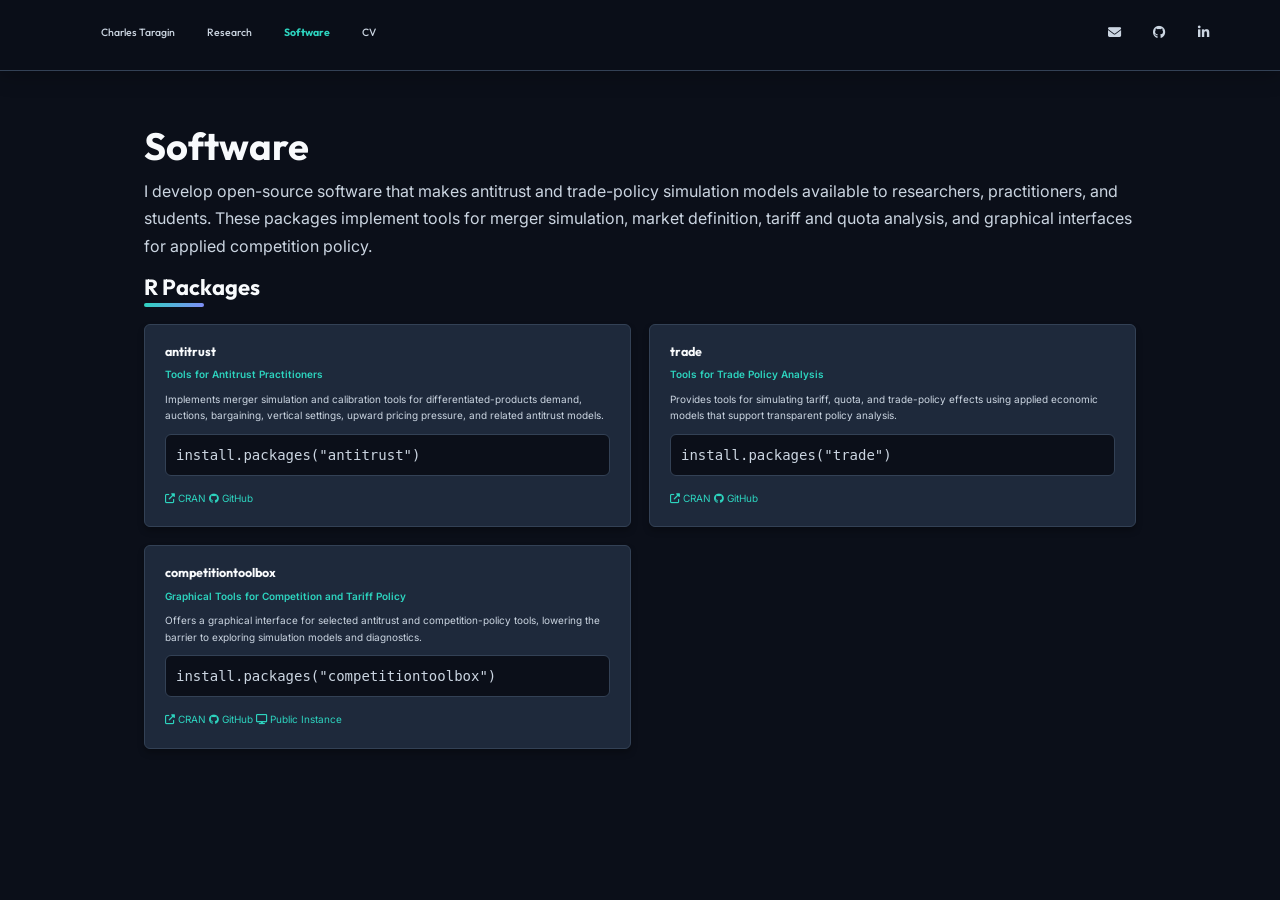
<file: software.html>
<!DOCTYPE html>

<html>

<head>

<meta charset="utf-8" />
<meta name="generator" content="pandoc" />
<meta http-equiv="X-UA-Compatible" content="IE=EDGE" />




<title>Software</title>

<script src="site_libs/jquery-3.6.0/jquery-3.6.0.min.js"></script>
<meta name="viewport" content="width=device-width, initial-scale=1" />
<link href="site_libs/bootstrap-3.3.5/css/cosmo.min.css" rel="stylesheet" />
<script src="site_libs/bootstrap-3.3.5/js/bootstrap.min.js"></script>
<script src="site_libs/bootstrap-3.3.5/shim/html5shiv.min.js"></script>
<script src="site_libs/bootstrap-3.3.5/shim/respond.min.js"></script>
<style>h1 {font-size: 34px;}
       h1.title {font-size: 38px;}
       h2 {font-size: 30px;}
       h3 {font-size: 24px;}
       h4 {font-size: 18px;}
       h5 {font-size: 16px;}
       h6 {font-size: 12px;}
       code {color: inherit; background-color: rgba(0, 0, 0, 0.04);}
       pre:not([class]) { background-color: white }</style>
<script src="site_libs/navigation-1.1/tabsets.js"></script>
<link href="site_libs/highlightjs-9.12.0/default.css" rel="stylesheet" />
<script src="site_libs/highlightjs-9.12.0/highlight.js"></script>
<link href="site_libs/font-awesome-6.5.2/css/all.min.css" rel="stylesheet" />
<link href="site_libs/font-awesome-6.5.2/css/v4-shims.min.css" rel="stylesheet" />
<meta name="description" content="Charles Taragin is an antitrust and competition-policy economist specializing in merger review under uncertainty.">

<style type="text/css">
  code{white-space: pre-wrap;}
  span.smallcaps{font-variant: small-caps;}
  span.underline{text-decoration: underline;}
  div.column{display: inline-block; vertical-align: top; width: 50%;}
  div.hanging-indent{margin-left: 1.5em; text-indent: -1.5em;}
  ul.task-list{list-style: none;}
    </style>

<style type="text/css">code{white-space: pre;}</style>
<script type="text/javascript">
if (window.hljs) {
  hljs.configure({languages: []});
  hljs.initHighlightingOnLoad();
  if (document.readyState && document.readyState === "complete") {
    window.setTimeout(function() { hljs.initHighlighting(); }, 0);
  }
}
</script>






<link rel="stylesheet" href="styles.css" type="text/css" />



<style type = "text/css">
.main-container {
  max-width: 940px;
  margin-left: auto;
  margin-right: auto;
}
img {
  max-width:100%;
}
.tabbed-pane {
  padding-top: 12px;
}
.html-widget {
  margin-bottom: 20px;
}
button.code-folding-btn:focus {
  outline: none;
}
summary {
  display: list-item;
}
details > summary > p:only-child {
  display: inline;
}
pre code {
  padding: 0;
}
</style>


<style type="text/css">
.dropdown-submenu {
  position: relative;
}
.dropdown-submenu>.dropdown-menu {
  top: 0;
  left: 100%;
  margin-top: -6px;
  margin-left: -1px;
  border-radius: 0 6px 6px 6px;
}
.dropdown-submenu:hover>.dropdown-menu {
  display: block;
}
.dropdown-submenu>a:after {
  display: block;
  content: " ";
  float: right;
  width: 0;
  height: 0;
  border-color: transparent;
  border-style: solid;
  border-width: 5px 0 5px 5px;
  border-left-color: #cccccc;
  margin-top: 5px;
  margin-right: -10px;
}
.dropdown-submenu:hover>a:after {
  border-left-color: #adb5bd;
}
.dropdown-submenu.pull-left {
  float: none;
}
.dropdown-submenu.pull-left>.dropdown-menu {
  left: -100%;
  margin-left: 10px;
  border-radius: 6px 0 6px 6px;
}
</style>

<script type="text/javascript">
// manage active state of menu based on current page
$(document).ready(function () {
  // active menu anchor
  href = window.location.pathname
  href = href.substr(href.lastIndexOf('/') + 1)
  if (href === "")
    href = "index.html";
  var menuAnchor = $('a[href="' + href + '"]');

  // mark the anchor link active (and if it's in a dropdown, also mark that active)
  var dropdown = menuAnchor.closest('li.dropdown');
  if (window.bootstrap) { // Bootstrap 4+
    menuAnchor.addClass('active');
    dropdown.find('> .dropdown-toggle').addClass('active');
  } else { // Bootstrap 3
    menuAnchor.parent().addClass('active');
    dropdown.addClass('active');
  }

  // Navbar adjustments
  var navHeight = $(".navbar").first().height() + 15;
  var style = document.createElement('style');
  var pt = "padding-top: " + navHeight + "px; ";
  var mt = "margin-top: -" + navHeight + "px; ";
  var css = "";
  // offset scroll position for anchor links (for fixed navbar)
  for (var i = 1; i <= 6; i++) {
    css += ".section h" + i + "{ " + pt + mt + "}\n";
  }
  style.innerHTML = "body {" + pt + "padding-bottom: 40px; }\n" + css;
  document.head.appendChild(style);
});
</script>

<!-- tabsets -->

<style type="text/css">
.tabset-dropdown > .nav-tabs {
  display: inline-table;
  max-height: 500px;
  min-height: 44px;
  overflow-y: auto;
  border: 1px solid #ddd;
  border-radius: 4px;
}

.tabset-dropdown > .nav-tabs > li.active:before, .tabset-dropdown > .nav-tabs.nav-tabs-open:before {
  content: "\e259";
  font-family: 'Glyphicons Halflings';
  display: inline-block;
  padding: 10px;
  border-right: 1px solid #ddd;
}

.tabset-dropdown > .nav-tabs.nav-tabs-open > li.active:before {
  content: "\e258";
  font-family: 'Glyphicons Halflings';
  border: none;
}

.tabset-dropdown > .nav-tabs > li.active {
  display: block;
}

.tabset-dropdown > .nav-tabs > li > a,
.tabset-dropdown > .nav-tabs > li > a:focus,
.tabset-dropdown > .nav-tabs > li > a:hover {
  border: none;
  display: inline-block;
  border-radius: 4px;
  background-color: transparent;
}

.tabset-dropdown > .nav-tabs.nav-tabs-open > li {
  display: block;
  float: none;
}

.tabset-dropdown > .nav-tabs > li {
  display: none;
}
</style>

<!-- code folding -->




</head>

<body>


<div class="container-fluid main-container">




<div class="navbar navbar-inverse  navbar-fixed-top" role="navigation">
  <div class="container">
    <div class="navbar-header">
      <button type="button" class="navbar-toggle collapsed" data-toggle="collapse" data-bs-toggle="collapse" data-target="#navbar" data-bs-target="#navbar">
        <span class="icon-bar"></span>
        <span class="icon-bar"></span>
        <span class="icon-bar"></span>
      </button>
      <a class="navbar-brand" href="index.html"></a>
    </div>
    <div id="navbar" class="navbar-collapse collapse">
      <ul class="nav navbar-nav">
        <li>
  <a href="index.html">Charles Taragin</a>
</li>
<li>
  <a href="research.html">Research</a>
</li>
<li>
  <a href="software.html">Software</a>
</li>
<li>
  <a href="./CharlesTaraginCV/CharlesTaraginCV.pdf">CV</a>
</li>
      </ul>
      <ul class="nav navbar-nav navbar-right">
        <li>
  <a href="mailto:ctaragin@gmail.com">
    <span class="fa fa-envelope fa-lg"></span>
     
  </a>
</li>
<li>
  <a href="https://github.com/luciu5">
    <span class="fa fa-github fa-lg"></span>
     
  </a>
</li>
<li>
  <a href="https://www.linkedin.com/in/charles-taragin-b950a668">
    <span class="fa fa-linkedin fa-lg"></span>
     
  </a>
</li>
      </ul>
    </div><!--/.nav-collapse -->
  </div><!--/.container -->
</div><!--/.navbar -->

<div id="header">



<h1 class="title toc-ignore">Software</h1>

</div>


<p>I develop open-source software that makes antitrust and trade-policy simulation models available to researchers, practitioners, and students. These packages implement tools for merger simulation, market definition, tariff and quota analysis, and graphical interfaces for applied competition policy.</p>
<div id="r-packages" class="section level2">
<h2>R Packages</h2>
<div class="software-grid">
<div class="software-card">
<h3>
antitrust
</h3>
<p class="software-subtitle">
Tools for Antitrust Practitioners
</p>
<p>
Implements merger simulation and calibration tools for differentiated-products demand, auctions, bargaining, vertical settings, upward pricing pressure, and related antitrust models.
</p>
<pre><code>install.packages("antitrust")</code></pre>
<div class="paper-links">
<p><a href="https://CRAN.R-project.org/package=antitrust" target="_blank"><i class="fas fa-external-link-alt"></i> CRAN</a>
<a href="https://github.com/luciu5/antitrust" target="_blank"><i class="fab fa-github"></i> GitHub</a></p>
</div>
</div>
<div class="software-card">
<h3>
trade
</h3>
<p class="software-subtitle">
Tools for Trade Policy Analysis
</p>
<p>
Provides tools for simulating tariff, quota, and trade-policy effects using applied economic models that support transparent policy analysis.
</p>
<pre><code>install.packages("trade")</code></pre>
<div class="paper-links">
<p><a href="https://CRAN.R-project.org/package=trade" target="_blank"><i class="fas fa-external-link-alt"></i> CRAN</a>
<a href="https://github.com/luciu5/trade" target="_blank"><i class="fab fa-github"></i> GitHub</a></p>
</div>
</div>
<div class="software-card">
<h3>
competitiontoolbox
</h3>
<p class="software-subtitle">
Graphical Tools for Competition and Tariff Policy
</p>
<p>
Offers a graphical interface for selected antitrust and competition-policy tools, lowering the barrier to exploring simulation models and diagnostics.
</p>
<pre><code>install.packages("competitiontoolbox")</code></pre>
<div class="paper-links">
<p><a href="https://CRAN.R-project.org/package=competitiontoolbox" target="_blank"><i class="fas fa-external-link-alt"></i> CRAN</a>
<a href="https://github.com/luciu5/competitiontoolbox" target="_blank"><i class="fab fa-github"></i> GitHub</a>
<a href="https://daag.shinyapps.io/ct_shiny/" target="_blank"><i class="fas fa-display"></i> Public Instance</a></p>
</div>
</div>
</div>
</div>

<script src="script.js"></script>



</div>

<script>

// add bootstrap table styles to pandoc tables
function bootstrapStylePandocTables() {
  $('tr.odd').parent('tbody').parent('table').addClass('table table-condensed');
}
$(document).ready(function () {
  bootstrapStylePandocTables();
});


</script>

<!-- tabsets -->

<script>
$(document).ready(function () {
  window.buildTabsets("TOC");
});

$(document).ready(function () {
  $('.tabset-dropdown > .nav-tabs > li').click(function () {
    $(this).parent().toggleClass('nav-tabs-open');
  });
});
</script>

<!-- code folding -->


<!-- dynamically load mathjax for compatibility with self-contained -->
<script>
  (function () {
    var script = document.createElement("script");
    script.type = "text/javascript";
    script.src  = "https://mathjax.rstudio.com/latest/MathJax.js?config=TeX-AMS-MML_HTMLorMML";
    document.getElementsByTagName("head")[0].appendChild(script);
  })();
</script>

</body>
</html>
</file>
<file: site_libs/highlightjs-9.12.0/default.css>
.hljs-literal {
  color: #990073;
}

.hljs-number {
  color: #099;
}

.hljs-comment {
  color: #998;
  font-style: italic;
}

.hljs-keyword {
  color: #900;
  font-weight: bold;
}

.hljs-string {
  color: #d14;
}
</file>
<file: styles.css>
/* ==========================================================================
   Charles Taragin Portfolio Styles - Premium Custom Theme for R Markdown
   ========================================================================== */

@import url('https://fonts.googleapis.com/css2?family=Inter:wght@300;400;500;600;700&family=Outfit:wght@300;400;500;600;700;800&display=swap');

/* Color Variables & Themes - Premium Dark Theme */
:root {
    --bg-primary: #0b0f19;        /* Deep midnight blue-gray */
    --bg-secondary: #111827;      /* gray-900 */
    --text-primary: #cbd5e1;      /* slate-300 */
    --text-title: #f8fafc;        /* slate-50 */
    --text-muted: #94a3b8;        /* slate-400 */
    
    --accent-color: #2dd4bf;      /* teal-400 */
    --accent-gradient: linear-gradient(135deg, #2dd4bf 0%, #818cf8 100%);
    --accent-glow: rgba(45, 212, 191, 0.2);
    
    --card-bg: #1e293b;           /* slate-800 */
    --card-border: #334155;       /* slate-700 */
    --shadow-color: rgba(0, 0, 0, 0.25);
    --shadow-hover: rgba(0, 0, 0, 0.4);
    
    --navbar-bg: rgba(11, 15, 25, 0.85);
    --navbar-text: #cbd5e1;
    --navbar-active: #2dd4bf;
    
    --border-radius-sm: 6px;
    --border-radius-md: 12px;
    --border-radius-lg: 20px;
}

/* Base Overrides */
body {
    font-family: 'Inter', -apple-system, BlinkMacSystemFont, "Segoe UI", Roboto, sans-serif;
    font-size: 16px;
    line-height: 1.7;
    background-color: var(--bg-primary);
    color: var(--text-primary);
    transition: background-color 0.4s ease, color 0.4s ease;
    padding-bottom: 60px !important; /* Space for footer */
    position: relative;
    min-height: 100vh;
}

h1, h2, h3, h4, h5, h6 {
    font-family: 'Outfit', sans-serif;
    color: var(--text-title);
    font-weight: 700;
    transition: color 0.3s ease;
}

h2 {
    font-size: 2.2rem;
    margin-bottom: 2rem;
    position: relative;
    display: inline-block;
}

h2::after {
    content: '';
    position: absolute;
    bottom: -8px;
    left: 0;
    width: 60px;
    height: 4px;
    background: var(--accent-gradient);
    border-radius: 2px;
}

p {
    margin-bottom: 1.5rem;
}

a {
    color: var(--accent-color);
    transition: color 0.2s ease, border-color 0.2s ease;
    text-decoration: none !important;
}

a:hover {
    color: var(--text-title);
}

/* Layout Container */
.main-container {
    max-width: 1040px !important;
    padding-left: 24px !important;
    padding-right: 24px !important;
    margin-top: 40px !important;
}

/* Navigation Bar Styling */
.navbar-fixed-top {
    position: fixed;
    top: 0;
    left: 0;
    right: 0;
    z-index: 1030;
}

.navbar {
    background-color: var(--navbar-bg) !important;
    backdrop-filter: blur(12px);
    -webkit-backdrop-filter: blur(12px);
    border: none !important;
    border-bottom: 1px solid var(--card-border) !important;
    box-shadow: 0 4px 20px var(--shadow-color);
    padding: 10px 0;
    transition: background-color 0.4s ease, border-color 0.4s ease, box-shadow 0.4s ease;
}

.navbar-inverse .navbar-nav > li > a {
    color: var(--navbar-text) !important;
    font-family: 'Outfit', sans-serif;
    font-weight: 500;
    font-size: 1.05rem;
    padding: 12px 16px;
    border-radius: var(--border-radius-sm);
    transition: all 0.2s ease;
}

.navbar-inverse .navbar-nav > li > a:hover {
    color: var(--accent-color) !important;
    background-color: rgba(45, 212, 191, 0.08) !important;
}

.navbar-inverse .navbar-nav > .active > a, 
.navbar-inverse .navbar-nav > .active > a:hover, 
.navbar-inverse .navbar-nav > .active > a:focus {
    color: var(--navbar-active) !important;
    background-color: transparent !important;
    font-weight: 700;
}

.navbar-brand {
    font-family: 'Outfit', sans-serif;
    font-weight: 800;
    font-size: 1.4rem;
    color: var(--text-title) !important;
    letter-spacing: -0.5px;
    transition: color 0.3s ease;
}

.navbar-header .navbar-toggle {
    border-color: var(--card-border) !important;
}

.navbar-header .navbar-toggle:hover {
    background-color: var(--bg-secondary) !important;
}

.navbar-header .navbar-toggle .icon-bar {
    background-color: var(--text-primary) !important;
}

/* Home Splash Page (index.html) */
#charles-taragin {
    padding-top: 2rem;
    display: grid;
    grid-template-columns: 1fr;
    gap: 2rem;
}

#historical-cartoon-container {
    text-align: center;
    margin: 1rem 0 1.5rem 0;
}

#historical-cartoon {
    width: 66% !important;
    max-width: 720px;
    display: block;
    margin: 0 auto;
    border: 1px solid var(--card-border) !important;
    border-radius: var(--border-radius-md) !important;
    box-shadow: 0 10px 25px var(--shadow-color) !important;
    transition: all 0.3s ease;
}

#historical-cartoon:hover {
    transform: scale(1.02);
    box-shadow: 0 15px 30px var(--shadow-hover) !important;
}

.cartoon-caption {
    font-size: 0.85rem;
    color: var(--text-muted);
    margin-top: 12px;
    font-style: italic;
}

/* Dynamic styling for homepage text paragraph */
#charles-taragin p {
    font-size: 1.15rem;
    line-height: 1.8;
}

.lead-statement {
    color: var(--text-title);
    font-family: 'Outfit', sans-serif;
    font-size: 1.55rem !important;
    font-weight: 600;
    line-height: 1.45 !important;
    margin: 1.5rem 0 1.8rem 0;
}

.profile-links {
    display: flex;
    flex-wrap: wrap;
    gap: 10px;
    margin: 1.75rem 0 2.5rem 0;
}

.profile-links a {
    display: inline-flex;
    align-items: center;
    gap: 8px;
    color: var(--text-title);
    background: var(--bg-secondary);
    border: 1px solid var(--card-border);
    border-radius: var(--border-radius-sm);
    padding: 8px 12px;
    font-weight: 600;
    font-size: 0.95rem;
}

.profile-links a:hover {
    color: #ffffff;
    border-color: var(--accent-color);
    background: rgba(45, 212, 191, 0.12);
}

.contribution-list {
    display: grid;
    grid-template-columns: 1fr;
    gap: 12px;
    margin: 0 0 2.5rem 0;
}

.contribution-list div {
    background: var(--card-bg);
    border: 1px solid var(--card-border);
    border-left: 4px solid var(--accent-color);
    border-radius: var(--border-radius-sm);
    padding: 14px 16px;
    color: var(--text-primary);
}

.impact-grid,
.software-grid {
    display: grid;
    grid-template-columns: 1fr;
    gap: 18px;
    margin: 0.5rem 0 2.5rem 0;
}

@media(min-width: 768px) {
    .impact-grid,
    .software-grid {
        grid-template-columns: repeat(2, minmax(0, 1fr));
    }
}

.impact-card,
.software-card {
    background: var(--card-bg);
    border: 1px solid var(--card-border);
    border-radius: var(--border-radius-sm);
    padding: 20px;
    box-shadow: 0 4px 6px var(--shadow-color);
}

.impact-card h3,
.software-card h3 {
    font-size: 1.25rem;
    margin-top: 0;
    margin-bottom: 0.75rem;
}

.impact-card p,
.software-card p {
    font-size: 1rem;
    line-height: 1.65;
    margin-bottom: 0;
}

.software-card pre {
    margin: 1rem 0 0.5rem 0;
    background: var(--bg-primary);
    border: 1px solid var(--card-border);
    border-radius: var(--border-radius-sm);
    color: var(--text-primary);
}

.software-subtitle {
    color: var(--accent-color);
    font-weight: 600;
    margin-bottom: 0.8rem !important;
}

/* Timeline component for Resume/CV integration */
.cv-timeline {
    position: relative;
    padding-left: 30px;
    margin-top: 2rem;
}

.cv-timeline::before {
    content: '';
    position: absolute;
    top: 0;
    bottom: 0;
    left: 9px;
    width: 2px;
    background: var(--card-border);
}

/* Bibliography styling (published.html, working.html, progress.html) */
#refs {
    margin-top: 2.5rem;
}

.csl-entry {
    background-color: var(--card-bg);
    border: 1px solid var(--card-border);
    border-radius: var(--border-radius-md);
    padding: 22px 26px;
    margin-bottom: 24px;
    box-shadow: 0 4px 6px var(--shadow-color);
    transition: transform 0.3s cubic-bezier(0.16, 1, 0.3, 1), box-shadow 0.3s cubic-bezier(0.16, 1, 0.3, 1), border-color 0.3s ease;
    line-height: 1.6;
    position: relative;
    overflow: hidden;
}

.csl-entry::before {
    content: '';
    position: absolute;
    top: 0;
    left: 0;
    width: 4px;
    height: 100%;
    background: var(--accent-gradient);
    opacity: 0;
    transition: opacity 0.3s ease;
}

.csl-entry:hover {
    transform: translateY(-4px);
    box-shadow: 0 12px 20px var(--shadow-hover);
    border-color: var(--accent-color);
}

.csl-entry:hover::before {
    opacity: 1;
}

/* Styles for specific segments of citation injected by JS */
.paper-title {
    font-family: 'Outfit', sans-serif;
    font-weight: 700;
    font-size: 1.25rem;
    color: var(--text-title);
    margin-bottom: 8px;
    display: block;
    line-height: 1.4;
}

.paper-authors {
    color: var(--text-primary);
    font-size: 0.95rem;
    margin-bottom: 8px;
    display: block;
}

.paper-authors strong {
    color: var(--text-title);
}

.paper-journal {
    color: var(--accent-color);
    font-weight: 600;
    font-size: 0.9rem;
    margin-bottom: 12px;
    display: block;
}

.paper-year {
    color: var(--text-muted);
    font-size: 0.9rem;
}

/* Custom interactive search/filter component above refs list */
.research-controls {
    display: flex;
    flex-direction: column;
    gap: 16px;
    margin-bottom: 2.5rem;
    background: var(--card-bg);
    border: 1px solid var(--card-border);
    border-radius: var(--border-radius-md);
    padding: 20px;
    box-shadow: 0 4px 6px var(--shadow-color);
}

@media(min-width: 768px) {
    .research-controls {
        flex-direction: row;
        align-items: center;
    }
}

.search-wrapper {
    position: relative;
    flex-grow: 1;
}

.search-wrapper i {
    position: absolute;
    left: 14px;
    top: 50%;
    transform: translateY(-50%);
    color: var(--text-muted);
}

.search-input {
    width: 100%;
    padding: 10px 16px 10px 42px;
    border-radius: var(--border-radius-sm);
    border: 1px solid var(--card-border);
    background-color: var(--bg-primary);
    color: var(--text-primary);
    font-size: 0.95rem;
    outline: none;
    transition: all 0.2s ease;
}

.search-input:focus {
    border-color: var(--accent-color);
    box-shadow: 0 0 0 3px var(--accent-glow);
}

/* Abstract toggler layout */
.abstract-toggle-btn {
    display: inline-flex;
    align-items: center;
    gap: 6px;
    font-size: 0.85rem;
    font-weight: 600;
    background: var(--bg-secondary);
    color: var(--text-primary);
    border: 1px solid var(--card-border);
    padding: 6px 12px;
    border-radius: var(--border-radius-sm);
    cursor: pointer;
    transition: all 0.2s ease;
    margin-top: 10px;
}

.abstract-toggle-btn:hover {
    background: var(--accent-color);
    color: #ffffff;
    border-color: var(--accent-color);
}

.paper-abstract {
    max-height: 0;
    overflow: hidden;
    transition: max-height 0.3s cubic-bezier(0, 1, 0, 1);
    background: var(--bg-secondary);
    border-radius: var(--border-radius-sm);
    margin-top: 10px;
    font-size: 0.9rem;
    line-height: 1.6;
}

.paper-abstract.show {
    max-height: 1000px;
    transition: max-height 0.4s cubic-bezier(1, 0, 1, 0);
    padding: 16px;
    border: 1px solid var(--card-border);
}

/* Links inside references cards */
.paper-links {
    display: flex;
    gap: 12px;
    margin-top: 14px;
}

.paper-link-btn {
    display: inline-flex;
    align-items: center;
    gap: 6px;
    font-size: 0.8rem;
    font-weight: 600;
    color: var(--accent-color);
    background: transparent;
    padding: 4px 8px;
    border-radius: var(--border-radius-sm);
    border: 1px solid var(--accent-color);
    transition: all 0.2s ease;
}

.paper-link-btn:hover {
    background: var(--accent-color);
    color: #ffffff;
    text-decoration: none;
}

/* Software Table (software.html) restyling into modern dashboard table */
.section table {
    width: 100% !important;
    border-collapse: separate !important;
    border-spacing: 0 !important;
    margin-top: 1.5rem !important;
    margin-bottom: 2rem !important;
    background-color: var(--card-bg) !important;
    border: 1px solid var(--card-border) !important;
    border-radius: var(--border-radius-md) !important;
    box-shadow: 0 4px 6px var(--shadow-color) !important;
    overflow: hidden !important;
}

.section th {
    background-color: var(--bg-secondary) !important;
    color: var(--text-title) !important;
    font-family: 'Outfit', sans-serif !important;
    font-weight: 700 !important;
    font-size: 0.95rem !important;
    text-transform: uppercase !important;
    letter-spacing: 0.5px !important;
    padding: 16px 20px !important;
    border-bottom: 2px solid var(--card-border) !important;
}

.section td {
    padding: 18px 20px !important;
    border-bottom: 1px solid var(--card-border) !important;
    color: var(--text-primary) !important;
    font-size: 0.95rem !important;
    line-height: 1.6 !important;
    vertical-align: middle !important;
}

.section tr:last-child td {
    border-bottom: none !important;
}

.section tr:hover td {
    background-color: rgba(45, 212, 191, 0.02) !important;
}

/* Package name styling inside table */
.section td a[href*="package="] {
    font-family: 'Outfit', sans-serif;
    font-weight: 700;
    font-size: 1.15rem;
    color: var(--text-title);
    background: var(--bg-secondary);
    padding: 6px 14px;
    border-radius: var(--border-radius-sm);
    border: 1px solid var(--card-border);
    display: inline-block;
    transition: all 0.25s ease;
}

.section td a[href*="package="]:hover {
    color: #ffffff;
    background: var(--accent-gradient);
    border-color: transparent;
    transform: translateY(-2px);
    box-shadow: 0 4px 10px var(--accent-glow);
}

/* URL text styling */
.section td a[href*="shinyapps.io"] {
    display: inline-flex;
    align-items: center;
    gap: 6px;
    font-weight: 600;
    font-size: 0.85rem;
    color: #ffffff;
    background-color: var(--accent-color);
    padding: 8px 14px;
    border-radius: var(--border-radius-sm);
    transition: all 0.2s ease;
    box-shadow: 0 4px 6px var(--accent-glow);
}

.section td a[href*="shinyapps.io"]:hover {
    background-color: var(--text-title);
    color: #ffffff;
    transform: translateY(-1px);
}



/* Elegant footer creation */
.footer-wrap {
    position: absolute;
    bottom: 0;
    left: 0;
    right: 0;
    height: 60px;
    background-color: var(--bg-secondary);
    border-top: 1px solid var(--card-border);
    display: flex;
    align-items: center;
    justify-content: center;
    transition: all 0.4s ease;
}

.footer-container {
    width: 100%;
    max-width: 1040px;
    padding: 0 24px;
    display: flex;
    flex-direction: column;
    justify-content: space-between;
    align-items: center;
}

@media(min-width: 768px) {
    .footer-container {
        flex-direction: row;
    }
}

.footer-text {
    font-size: 0.85rem;
    color: var(--text-muted);
}

.footer-socials {
    display: flex;
    gap: 16px;
    margin-top: 8px;
}

@media(min-width: 768px) {
    .footer-socials {
        margin-top: 0;
    }
}

.footer-socials a {
    color: var(--text-muted);
    font-size: 1.1rem;
}

.footer-socials a:hover {
    color: var(--accent-color);
}

/* Interactive Accordions / Info Boxes for details */
.info-box {
    background-color: var(--card-bg);
    border-left: 4px solid var(--accent-color);
    border-radius: 0 var(--border-radius-sm) var(--border-radius-sm) 0;
    padding: 16px 20px;
    margin: 1.5rem 0;
    box-shadow: 0 2px 5px var(--shadow-color);
}

.info-box p {
    margin: 0;
}

/* Focused mobile polish */
@media (max-width: 767px) {
    body {
        font-size: 15px;
        line-height: 1.65;
        padding-bottom: 48px !important;
    }

    h1,
    h1.title {
        font-size: 2rem !important;
        line-height: 1.15;
        margin-top: 0.75rem;
        margin-bottom: 1.25rem;
    }

    h2 {
        font-size: 1.65rem !important;
        line-height: 1.2;
        margin-top: 2rem;
        margin-bottom: 1.25rem;
    }

    p {
        margin-bottom: 1.15rem;
    }

    .main-container {
        width: 100% !important;
        padding-left: 16px !important;
        padding-right: 16px !important;
        margin-top: 20px !important;
    }

    .navbar {
        padding: 4px 0;
        background-color: rgba(11, 15, 25, 0.96) !important;
    }

    .navbar .container {
        padding-left: 16px;
        padding-right: 16px;
    }

    .navbar-header .navbar-toggle {
        margin-right: 0;
        padding: 9px 10px;
        border-radius: var(--border-radius-sm);
    }

    .navbar-collapse {
        border-top: 1px solid var(--card-border) !important;
        box-shadow: none !important;
        max-height: calc(100vh - 64px);
    }

    .navbar-inverse .navbar-nav {
        margin-top: 8px;
        margin-bottom: 8px;
    }

    .navbar-inverse .navbar-nav > li > a {
        font-size: 1rem;
        padding: 12px 10px;
        min-height: 44px;
    }

    .navbar-right {
        display: flex;
        gap: 8px;
        padding-left: 0;
        margin-left: 0 !important;
    }

    .navbar-right > li > a {
        min-width: 44px;
        text-align: center;
    }

    #charles-taragin {
        gap: 1.25rem;
        padding-top: 0.5rem;
    }

    #charles-taragin p,
    .main-container > p {
        font-size: 1rem;
        line-height: 1.7;
    }

    #historical-cartoon-container {
        margin: 0.5rem 0 1rem 0;
    }

    #historical-cartoon {
        width: 100% !important;
        max-width: 520px;
        border-radius: var(--border-radius-sm) !important;
    }

    #historical-cartoon:hover {
        transform: none;
    }

    .cartoon-caption {
        font-size: 0.78rem;
        line-height: 1.45;
        margin-top: 8px;
    }

    .paper-entry {
        margin-bottom: 1.35rem;
        line-height: 1.5;
    }

    .section .paper-title {
        font-size: 1.14rem !important;
        line-height: 1.35;
        overflow-wrap: anywhere;
    }

    .section .paper-authors,
    .section .paper-venue {
        font-size: 0.95rem !important;
        line-height: 1.45;
    }

    .section .paper-contribution {
        font-size: 0.9rem !important;
        line-height: 1.5;
    }

    .paper-links {
        display: flex;
        flex-wrap: wrap;
        gap: 8px;
        margin-top: 8px;
    }

    .section .paper-links a,
    .paper-link-btn,
    .abstract-toggle-btn {
        display: inline-flex;
        align-items: center;
        min-height: 40px;
        padding: 7px 10px;
        margin-right: 0 !important;
        line-height: 1.2;
    }

    .section .paper-links a {
        color: var(--accent-color);
        font-size: 0.9rem;
    }

    .research-controls {
        padding: 14px;
        margin-bottom: 1.5rem;
    }

    .search-input {
        min-height: 42px;
        font-size: 1rem;
    }

    .csl-entry {
        padding: 18px 18px 18px 20px;
        margin-bottom: 18px;
    }

    .section table {
        display: block;
        width: 100% !important;
        overflow-x: auto !important;
        -webkit-overflow-scrolling: touch;
        border-radius: var(--border-radius-sm) !important;
    }

    .section th,
    .section td {
        min-width: 140px;
        padding: 12px 14px !important;
        font-size: 0.9rem !important;
        white-space: normal;
    }

    .section th:nth-child(3),
    .section td:nth-child(3) {
        min-width: 260px;
    }

    .section td a[href*="package="],
    .section td a[href*="shinyapps.io"] {
        max-width: 100%;
        overflow-wrap: anywhere;
        white-space: normal;
    }

    .section td a[href*="package="] {
        font-size: 1rem;
        padding: 6px 10px;
    }

    .section td a[href*="shinyapps.io"] {
        display: inline-flex;
        align-items: center;
        line-height: 1.25;
        padding: 8px 10px;
    }
}
</file>
<file: site_libs/bootstrap-3.3.5/css/cosmo.min.css>
@font-face {
  font-family: 'Source Sans Pro';
  font-style: normal;
  font-weight: 300;
  src: url(fonts/SourceSansProLight.ttf) format('truetype');
}
@font-face {
  font-family: 'Source Sans Pro';
  font-style: normal;
  font-weight: 400;
  src: url(fonts/SourceSansPro.ttf) format('truetype');
}
@font-face {
  font-family: 'Source Sans Pro';
  font-style: normal;
  font-weight: 700;
  src: url(fonts/SourceSansProBold.ttf) format('truetype');
}

/*!
 * bootswatch v3.3.6
 * Homepage: http://bootswatch.com
 * Copyright 2012-2015 Thomas Park
 * Licensed under MIT
 * Based on Bootstrap
*//*!
 * Bootstrap v3.3.6 (http://getbootstrap.com)
 * Copyright 2011-2015 Twitter, Inc.
 * Licensed under MIT (https://github.com/twbs/bootstrap/blob/master/LICENSE)
 *//*! normalize.css v3.0.3 | MIT License | github.com/necolas/normalize.css */html{font-family:sans-serif;-ms-text-size-adjust:100%;-webkit-text-size-adjust:100%}body{margin:0}article,aside,details,figcaption,figure,footer,header,hgroup,main,menu,nav,section,summary{display:block}audio,canvas,progress,video{display:inline-block;vertical-align:baseline}audio:not([controls]){display:none;height:0}[hidden],template{display:none}a{background-color:transparent}a:active,a:hover{outline:0}abbr[title]{border-bottom:1px dotted}b,strong{font-weight:bold}dfn{font-style:italic}h1{font-size:2em;margin:0.67em 0}mark{background:#ff0;color:#000}small{font-size:80%}sub,sup{font-size:75%;line-height:0;position:relative;vertical-align:baseline}sup{top:-0.5em}sub{bottom:-0.25em}img{border:0}svg:not(:root){overflow:hidden}figure{margin:1em 40px}hr{-webkit-box-sizing:content-box;-moz-box-sizing:content-box;box-sizing:content-box;height:0}pre{overflow:auto}code,kbd,pre,samp{font-family:monospace, monospace;font-size:1em}button,input,optgroup,select,textarea{color:inherit;font:inherit;margin:0}button{overflow:visible}button,select{text-transform:none}button,html input[type="button"],input[type="reset"],input[type="submit"]{-webkit-appearance:button;cursor:pointer}button[disabled],html input[disabled]{cursor:default}button::-moz-focus-inner,input::-moz-focus-inner{border:0;padding:0}input{line-height:normal}input[type="checkbox"],input[type="radio"]{-webkit-box-sizing:border-box;-moz-box-sizing:border-box;box-sizing:border-box;padding:0}input[type="number"]::-webkit-inner-spin-button,input[type="number"]::-webkit-outer-spin-button{height:auto}input[type="search"]{-webkit-appearance:textfield;-webkit-box-sizing:content-box;-moz-box-sizing:content-box;box-sizing:content-box}input[type="search"]::-webkit-search-cancel-button,input[type="search"]::-webkit-search-decoration{-webkit-appearance:none}fieldset{border:1px solid #c0c0c0;margin:0 2px;padding:0.35em 0.625em 0.75em}legend{border:0;padding:0}textarea{overflow:auto}optgroup{font-weight:bold}table{border-collapse:collapse;border-spacing:0}td,th{padding:0}/*! Source: https://github.com/h5bp/html5-boilerplate/blob/master/src/css/main.css */@media print{*,*:before,*:after{background:transparent !important;color:#000 !important;-webkit-box-shadow:none !important;box-shadow:none !important;text-shadow:none !important}a,a:visited{text-decoration:underline}a[href]:after{content:" (" attr(href) ")"}abbr[title]:after{content:" (" attr(title) ")"}a[href^="#"]:after,a[href^="javascript:"]:after{content:""}pre,blockquote{border:1px solid #999;page-break-inside:avoid}thead{display:table-header-group}tr,img{page-break-inside:avoid}img{max-width:100% !important}p,h2,h3{orphans:3;widows:3}h2,h3{page-break-after:avoid}.navbar{display:none}.btn>.caret,.dropup>.btn>.caret{border-top-color:#000 !important}.label{border:1px solid #000}.table{border-collapse:collapse !important}.table td,.table th{background-color:#fff !important}.table-bordered th,.table-bordered td{border:1px solid #ddd !important}}@font-face{font-family:'Glyphicons Halflings';src:url('../fonts/glyphicons-halflings-regular.eot');src:url('../fonts/glyphicons-halflings-regular.eot?#iefix') format('embedded-opentype'),url('../fonts/glyphicons-halflings-regular.woff') format('woff'),url('../fonts/glyphicons-halflings-regular.ttf') format('truetype'),url('../fonts/glyphicons-halflings-regular.svg#glyphicons_halflingsregular') format('svg')}.glyphicon{position:relative;top:1px;display:inline-block;font-family:'Glyphicons Halflings';font-style:normal;font-weight:normal;line-height:1;-webkit-font-smoothing:antialiased;-moz-osx-font-smoothing:grayscale}.glyphicon-asterisk:before{content:"\002a"}.glyphicon-plus:before{content:"\002b"}.glyphicon-euro:before,.glyphicon-eur:before{content:"\20ac"}.glyphicon-minus:before{content:"\2212"}.glyphicon-cloud:before{content:"\2601"}.glyphicon-envelope:before{content:"\2709"}.glyphicon-pencil:before{content:"\270f"}.glyphicon-glass:before{content:"\e001"}.glyphicon-music:before{content:"\e002"}.glyphicon-search:before{content:"\e003"}.glyphicon-heart:before{content:"\e005"}.glyphicon-star:before{content:"\e006"}.glyphicon-star-empty:before{content:"\e007"}.glyphicon-user:before{content:"\e008"}.glyphicon-film:before{content:"\e009"}.glyphicon-th-large:before{content:"\e010"}.glyphicon-th:before{content:"\e011"}.glyphicon-th-list:before{content:"\e012"}.glyphicon-ok:before{content:"\e013"}.glyphicon-remove:before{content:"\e014"}.glyphicon-zoom-in:before{content:"\e015"}.glyphicon-zoom-out:before{content:"\e016"}.glyphicon-off:before{content:"\e017"}.glyphicon-signal:before{content:"\e018"}.glyphicon-cog:before{content:"\e019"}.glyphicon-trash:before{content:"\e020"}.glyphicon-home:before{content:"\e021"}.glyphicon-file:before{content:"\e022"}.glyphicon-time:before{content:"\e023"}.glyphicon-road:before{content:"\e024"}.glyphicon-download-alt:before{content:"\e025"}.glyphicon-download:before{content:"\e026"}.glyphicon-upload:before{content:"\e027"}.glyphicon-inbox:before{content:"\e028"}.glyphicon-play-circle:before{content:"\e029"}.glyphicon-repeat:before{content:"\e030"}.glyphicon-refresh:before{content:"\e031"}.glyphicon-list-alt:before{content:"\e032"}.glyphicon-lock:before{content:"\e033"}.glyphicon-flag:before{content:"\e034"}.glyphicon-headphones:before{content:"\e035"}.glyphicon-volume-off:before{content:"\e036"}.glyphicon-volume-down:before{content:"\e037"}.glyphicon-volume-up:before{content:"\e038"}.glyphicon-qrcode:before{content:"\e039"}.glyphicon-barcode:before{content:"\e040"}.glyphicon-tag:before{content:"\e041"}.glyphicon-tags:before{content:"\e042"}.glyphicon-book:before{content:"\e043"}.glyphicon-bookmark:before{content:"\e044"}.glyphicon-print:before{content:"\e045"}.glyphicon-camera:before{content:"\e046"}.glyphicon-font:before{content:"\e047"}.glyphicon-bold:before{content:"\e048"}.glyphicon-italic:before{content:"\e049"}.glyphicon-text-height:before{content:"\e050"}.glyphicon-text-width:before{content:"\e051"}.glyphicon-align-left:before{content:"\e052"}.glyphicon-align-center:before{content:"\e053"}.glyphicon-align-right:before{content:"\e054"}.glyphicon-align-justify:before{content:"\e055"}.glyphicon-list:before{content:"\e056"}.glyphicon-indent-left:before{content:"\e057"}.glyphicon-indent-right:before{content:"\e058"}.glyphicon-facetime-video:before{content:"\e059"}.glyphicon-picture:before{content:"\e060"}.glyphicon-map-marker:before{content:"\e062"}.glyphicon-adjust:before{content:"\e063"}.glyphicon-tint:before{content:"\e064"}.glyphicon-edit:before{content:"\e065"}.glyphicon-share:before{content:"\e066"}.glyphicon-check:before{content:"\e067"}.glyphicon-move:before{content:"\e068"}.glyphicon-step-backward:before{content:"\e069"}.glyphicon-fast-backward:before{content:"\e070"}.glyphicon-backward:before{content:"\e071"}.glyphicon-play:before{content:"\e072"}.glyphicon-pause:before{content:"\e073"}.glyphicon-stop:before{content:"\e074"}.glyphicon-forward:before{content:"\e075"}.glyphicon-fast-forward:before{content:"\e076"}.glyphicon-step-forward:before{content:"\e077"}.glyphicon-eject:before{content:"\e078"}.glyphicon-chevron-left:before{content:"\e079"}.glyphicon-chevron-right:before{content:"\e080"}.glyphicon-plus-sign:before{content:"\e081"}.glyphicon-minus-sign:before{content:"\e082"}.glyphicon-remove-sign:before{content:"\e083"}.glyphicon-ok-sign:before{content:"\e084"}.glyphicon-question-sign:before{content:"\e085"}.glyphicon-info-sign:before{content:"\e086"}.glyphicon-screenshot:before{content:"\e087"}.glyphicon-remove-circle:before{content:"\e088"}.glyphicon-ok-circle:before{content:"\e089"}.glyphicon-ban-circle:before{content:"\e090"}.glyphicon-arrow-left:before{content:"\e091"}.glyphicon-arrow-right:before{content:"\e092"}.glyphicon-arrow-up:before{content:"\e093"}.glyphicon-arrow-down:before{content:"\e094"}.glyphicon-share-alt:before{content:"\e095"}.glyphicon-resize-full:before{content:"\e096"}.glyphicon-resize-small:before{content:"\e097"}.glyphicon-exclamation-sign:before{content:"\e101"}.glyphicon-gift:before{content:"\e102"}.glyphicon-leaf:before{content:"\e103"}.glyphicon-fire:before{content:"\e104"}.glyphicon-eye-open:before{content:"\e105"}.glyphicon-eye-close:before{content:"\e106"}.glyphicon-warning-sign:before{content:"\e107"}.glyphicon-plane:before{content:"\e108"}.glyphicon-calendar:before{content:"\e109"}.glyphicon-random:before{content:"\e110"}.glyphicon-comment:before{content:"\e111"}.glyphicon-magnet:before{content:"\e112"}.glyphicon-chevron-up:before{content:"\e113"}.glyphicon-chevron-down:before{content:"\e114"}.glyphicon-retweet:before{content:"\e115"}.glyphicon-shopping-cart:before{content:"\e116"}.glyphicon-folder-close:before{content:"\e117"}.glyphicon-folder-open:before{content:"\e118"}.glyphicon-resize-vertical:before{content:"\e119"}.glyphicon-resize-horizontal:before{content:"\e120"}.glyphicon-hdd:before{content:"\e121"}.glyphicon-bullhorn:before{content:"\e122"}.glyphicon-bell:before{content:"\e123"}.glyphicon-certificate:before{content:"\e124"}.glyphicon-thumbs-up:before{content:"\e125"}.glyphicon-thumbs-down:before{content:"\e126"}.glyphicon-hand-right:before{content:"\e127"}.glyphicon-hand-left:before{content:"\e128"}.glyphicon-hand-up:before{content:"\e129"}.glyphicon-hand-down:before{content:"\e130"}.glyphicon-circle-arrow-right:before{content:"\e131"}.glyphicon-circle-arrow-left:before{content:"\e132"}.glyphicon-circle-arrow-up:before{content:"\e133"}.glyphicon-circle-arrow-down:before{content:"\e134"}.glyphicon-globe:before{content:"\e135"}.glyphicon-wrench:before{content:"\e136"}.glyphicon-tasks:before{content:"\e137"}.glyphicon-filter:before{content:"\e138"}.glyphicon-briefcase:before{content:"\e139"}.glyphicon-fullscreen:before{content:"\e140"}.glyphicon-dashboard:before{content:"\e141"}.glyphicon-paperclip:before{content:"\e142"}.glyphicon-heart-empty:before{content:"\e143"}.glyphicon-link:before{content:"\e144"}.glyphicon-phone:before{content:"\e145"}.glyphicon-pushpin:before{content:"\e146"}.glyphicon-usd:before{content:"\e148"}.glyphicon-gbp:before{content:"\e149"}.glyphicon-sort:before{content:"\e150"}.glyphicon-sort-by-alphabet:before{content:"\e151"}.glyphicon-sort-by-alphabet-alt:before{content:"\e152"}.glyphicon-sort-by-order:before{content:"\e153"}.glyphicon-sort-by-order-alt:before{content:"\e154"}.glyphicon-sort-by-attributes:before{content:"\e155"}.glyphicon-sort-by-attributes-alt:before{content:"\e156"}.glyphicon-unchecked:before{content:"\e157"}.glyphicon-expand:before{content:"\e158"}.glyphicon-collapse-down:before{content:"\e159"}.glyphicon-collapse-up:before{content:"\e160"}.glyphicon-log-in:before{content:"\e161"}.glyphicon-flash:before{content:"\e162"}.glyphicon-log-out:before{content:"\e163"}.glyphicon-new-window:before{content:"\e164"}.glyphicon-record:before{content:"\e165"}.glyphicon-save:before{content:"\e166"}.glyphicon-open:before{content:"\e167"}.glyphicon-saved:before{content:"\e168"}.glyphicon-import:before{content:"\e169"}.glyphicon-export:before{content:"\e170"}.glyphicon-send:before{content:"\e171"}.glyphicon-floppy-disk:before{content:"\e172"}.glyphicon-floppy-saved:before{content:"\e173"}.glyphicon-floppy-remove:before{content:"\e174"}.glyphicon-floppy-save:before{content:"\e175"}.glyphicon-floppy-open:before{content:"\e176"}.glyphicon-credit-card:before{content:"\e177"}.glyphicon-transfer:before{content:"\e178"}.glyphicon-cutlery:before{content:"\e179"}.glyphicon-header:before{content:"\e180"}.glyphicon-compressed:before{content:"\e181"}.glyphicon-earphone:before{content:"\e182"}.glyphicon-phone-alt:before{content:"\e183"}.glyphicon-tower:before{content:"\e184"}.glyphicon-stats:before{content:"\e185"}.glyphicon-sd-video:before{content:"\e186"}.glyphicon-hd-video:before{content:"\e187"}.glyphicon-subtitles:before{content:"\e188"}.glyphicon-sound-stereo:before{content:"\e189"}.glyphicon-sound-dolby:before{content:"\e190"}.glyphicon-sound-5-1:before{content:"\e191"}.glyphicon-sound-6-1:before{content:"\e192"}.glyphicon-sound-7-1:before{content:"\e193"}.glyphicon-copyright-mark:before{content:"\e194"}.glyphicon-registration-mark:before{content:"\e195"}.glyphicon-cloud-download:before{content:"\e197"}.glyphicon-cloud-upload:before{content:"\e198"}.glyphicon-tree-conifer:before{content:"\e199"}.glyphicon-tree-deciduous:before{content:"\e200"}.glyphicon-cd:before{content:"\e201"}.glyphicon-save-file:before{content:"\e202"}.glyphicon-open-file:before{content:"\e203"}.glyphicon-level-up:before{content:"\e204"}.glyphicon-copy:before{content:"\e205"}.glyphicon-paste:before{content:"\e206"}.glyphicon-alert:before{content:"\e209"}.glyphicon-equalizer:before{content:"\e210"}.glyphicon-king:before{content:"\e211"}.glyphicon-queen:before{content:"\e212"}.glyphicon-pawn:before{content:"\e213"}.glyphicon-bishop:before{content:"\e214"}.glyphicon-knight:before{content:"\e215"}.glyphicon-baby-formula:before{content:"\e216"}.glyphicon-tent:before{content:"\26fa"}.glyphicon-blackboard:before{content:"\e218"}.glyphicon-bed:before{content:"\e219"}.glyphicon-apple:before{content:"\f8ff"}.glyphicon-erase:before{content:"\e221"}.glyphicon-hourglass:before{content:"\231b"}.glyphicon-lamp:before{content:"\e223"}.glyphicon-duplicate:before{content:"\e224"}.glyphicon-piggy-bank:before{content:"\e225"}.glyphicon-scissors:before{content:"\e226"}.glyphicon-bitcoin:before{content:"\e227"}.glyphicon-btc:before{content:"\e227"}.glyphicon-xbt:before{content:"\e227"}.glyphicon-yen:before{content:"\00a5"}.glyphicon-jpy:before{content:"\00a5"}.glyphicon-ruble:before{content:"\20bd"}.glyphicon-rub:before{content:"\20bd"}.glyphicon-scale:before{content:"\e230"}.glyphicon-ice-lolly:before{content:"\e231"}.glyphicon-ice-lolly-tasted:before{content:"\e232"}.glyphicon-education:before{content:"\e233"}.glyphicon-option-horizontal:before{content:"\e234"}.glyphicon-option-vertical:before{content:"\e235"}.glyphicon-menu-hamburger:before{content:"\e236"}.glyphicon-modal-window:before{content:"\e237"}.glyphicon-oil:before{content:"\e238"}.glyphicon-grain:before{content:"\e239"}.glyphicon-sunglasses:before{content:"\e240"}.glyphicon-text-size:before{content:"\e241"}.glyphicon-text-color:before{content:"\e242"}.glyphicon-text-background:before{content:"\e243"}.glyphicon-object-align-top:before{content:"\e244"}.glyphicon-object-align-bottom:before{content:"\e245"}.glyphicon-object-align-horizontal:before{content:"\e246"}.glyphicon-object-align-left:before{content:"\e247"}.glyphicon-object-align-vertical:before{content:"\e248"}.glyphicon-object-align-right:before{content:"\e249"}.glyphicon-triangle-right:before{content:"\e250"}.glyphicon-triangle-left:before{content:"\e251"}.glyphicon-triangle-bottom:before{content:"\e252"}.glyphicon-triangle-top:before{content:"\e253"}.glyphicon-console:before{content:"\e254"}.glyphicon-superscript:before{content:"\e255"}.glyphicon-subscript:before{content:"\e256"}.glyphicon-menu-left:before{content:"\e257"}.glyphicon-menu-right:before{content:"\e258"}.glyphicon-menu-down:before{content:"\e259"}.glyphicon-menu-up:before{content:"\e260"}*{-webkit-box-sizing:border-box;-moz-box-sizing:border-box;box-sizing:border-box}*:before,*:after{-webkit-box-sizing:border-box;-moz-box-sizing:border-box;box-sizing:border-box}html{font-size:10px;-webkit-tap-highlight-color:rgba(0,0,0,0)}body{font-family:"Source Sans Pro",Calibri,Candara,Arial,sans-serif;font-size:15px;line-height:1.42857143;color:#333333;background-color:#ffffff}input,button,select,textarea{font-family:inherit;font-size:inherit;line-height:inherit}a{color:#2780e3;text-decoration:none}a:hover,a:focus{color:#165ba8;text-decoration:underline}a:focus{outline:thin dotted;outline:5px auto -webkit-focus-ring-color;outline-offset:-2px}figure{margin:0}img{vertical-align:middle}.img-responsive,.thumbnail>img,.thumbnail a>img,.carousel-inner>.item>img,.carousel-inner>.item>a>img{display:block;max-width:100%;height:auto}.img-rounded{border-radius:0}.img-thumbnail{padding:4px;line-height:1.42857143;background-color:#ffffff;border:1px solid #dddddd;border-radius:0;-webkit-transition:all .2s ease-in-out;-o-transition:all .2s ease-in-out;transition:all .2s ease-in-out;display:inline-block;max-width:100%;height:auto}.img-circle{border-radius:50%}hr{margin-top:21px;margin-bottom:21px;border:0;border-top:1px solid #e6e6e6}.sr-only{position:absolute;width:1px;height:1px;margin:-1px;padding:0;overflow:hidden;clip:rect(0, 0, 0, 0);border:0}.sr-only-focusable:active,.sr-only-focusable:focus{position:static;width:auto;height:auto;margin:0;overflow:visible;clip:auto}[role="button"]{cursor:pointer}h1,h2,h3,h4,h5,h6,.h1,.h2,.h3,.h4,.h5,.h6{font-family:"Source Sans Pro",Calibri,Candara,Arial,sans-serif;font-weight:300;line-height:1.1;color:inherit}h1 small,h2 small,h3 small,h4 small,h5 small,h6 small,.h1 small,.h2 small,.h3 small,.h4 small,.h5 small,.h6 small,h1 .small,h2 .small,h3 .small,h4 .small,h5 .small,h6 .small,.h1 .small,.h2 .small,.h3 .small,.h4 .small,.h5 .small,.h6 .small{font-weight:normal;line-height:1;color:#999999}h1,.h1,h2,.h2,h3,.h3{margin-top:21px;margin-bottom:10.5px}h1 small,.h1 small,h2 small,.h2 small,h3 small,.h3 small,h1 .small,.h1 .small,h2 .small,.h2 .small,h3 .small,.h3 .small{font-size:65%}h4,.h4,h5,.h5,h6,.h6{margin-top:10.5px;margin-bottom:10.5px}h4 small,.h4 small,h5 small,.h5 small,h6 small,.h6 small,h4 .small,.h4 .small,h5 .small,.h5 .small,h6 .small,.h6 .small{font-size:75%}h1,.h1{font-size:39px}h2,.h2{font-size:32px}h3,.h3{font-size:26px}h4,.h4{font-size:19px}h5,.h5{font-size:15px}h6,.h6{font-size:13px}p{margin:0 0 10.5px}.lead{margin-bottom:21px;font-size:17px;font-weight:300;line-height:1.4}@media (min-width:768px){.lead{font-size:22.5px}}small,.small{font-size:86%}mark,.mark{background-color:#ff7518;padding:.2em}.text-left{text-align:left}.text-right{text-align:right}.text-center{text-align:center}.text-justify{text-align:justify}.text-nowrap{white-space:nowrap}.text-lowercase{text-transform:lowercase}.text-uppercase{text-transform:uppercase}.text-capitalize{text-transform:capitalize}.text-muted{color:#999999}.text-primary{color:#2780e3}a.text-primary:hover,a.text-primary:focus{color:#1967be}.text-success{color:#ffffff}a.text-success:hover,a.text-success:focus{color:#e6e6e6}.text-info{color:#ffffff}a.text-info:hover,a.text-info:focus{color:#e6e6e6}.text-warning{color:#ffffff}a.text-warning:hover,a.text-warning:focus{color:#e6e6e6}.text-danger{color:#ffffff}a.text-danger:hover,a.text-danger:focus{color:#e6e6e6}.bg-primary{color:#fff;background-color:#2780e3}a.bg-primary:hover,a.bg-primary:focus{background-color:#1967be}.bg-success{background-color:#3fb618}a.bg-success:hover,a.bg-success:focus{background-color:#2f8912}.bg-info{background-color:#9954bb}a.bg-info:hover,a.bg-info:focus{background-color:#7e3f9d}.bg-warning{background-color:#ff7518}a.bg-warning:hover,a.bg-warning:focus{background-color:#e45c00}.bg-danger{background-color:#ff0039}a.bg-danger:hover,a.bg-danger:focus{background-color:#cc002e}.page-header{padding-bottom:9.5px;margin:42px 0 21px;border-bottom:1px solid #e6e6e6}ul,ol{margin-top:0;margin-bottom:10.5px}ul ul,ol ul,ul ol,ol ol{margin-bottom:0}.list-unstyled{padding-left:0;list-style:none}.list-inline{padding-left:0;list-style:none;margin-left:-5px}.list-inline>li{display:inline-block;padding-left:5px;padding-right:5px}dl{margin-top:0;margin-bottom:21px}dt,dd{line-height:1.42857143}dt{font-weight:bold}dd{margin-left:0}@media (min-width:768px){.dl-horizontal dt{float:left;width:160px;clear:left;text-align:right;overflow:hidden;text-overflow:ellipsis;white-space:nowrap}.dl-horizontal dd{margin-left:180px}}abbr[title],abbr[data-original-title]{cursor:help;border-bottom:1px dotted #999999}.initialism{font-size:90%;text-transform:uppercase}blockquote{padding:10.5px 21px;margin:0 0 21px;font-size:18.75px;border-left:5px solid #e6e6e6}blockquote p:last-child,blockquote ul:last-child,blockquote ol:last-child{margin-bottom:0}blockquote footer,blockquote small,blockquote .small{display:block;font-size:80%;line-height:1.42857143;color:#999999}blockquote footer:before,blockquote small:before,blockquote .small:before{content:'\2014 \00A0'}.blockquote-reverse,blockquote.pull-right{padding-right:15px;padding-left:0;border-right:5px solid #e6e6e6;border-left:0;text-align:right}.blockquote-reverse footer:before,blockquote.pull-right footer:before,.blockquote-reverse small:before,blockquote.pull-right small:before,.blockquote-reverse .small:before,blockquote.pull-right .small:before{content:''}.blockquote-reverse footer:after,blockquote.pull-right footer:after,.blockquote-reverse small:after,blockquote.pull-right small:after,.blockquote-reverse .small:after,blockquote.pull-right .small:after{content:'\00A0 \2014'}address{margin-bottom:21px;font-style:normal;line-height:1.42857143}code,kbd,pre,samp{font-family:monospace}code{padding:2px 4px;font-size:90%;color:#c7254e;background-color:#f9f2f4;border-radius:0}kbd{padding:2px 4px;font-size:90%;color:#ffffff;background-color:#333333;border-radius:0;-webkit-box-shadow:inset 0 -1px 0 rgba(0,0,0,0.25);box-shadow:inset 0 -1px 0 rgba(0,0,0,0.25)}kbd kbd{padding:0;font-size:100%;font-weight:bold;-webkit-box-shadow:none;box-shadow:none}pre{display:block;padding:10px;margin:0 0 10.5px;font-size:14px;line-height:1.42857143;word-break:break-all;word-wrap:break-word;color:#333333;background-color:#f5f5f5;border:1px solid #cccccc;border-radius:0}pre code{padding:0;font-size:inherit;color:inherit;white-space:pre-wrap;background-color:transparent;border-radius:0}.pre-scrollable{max-height:340px;overflow-y:scroll}.container{margin-right:auto;margin-left:auto;padding-left:15px;padding-right:15px}@media (min-width:768px){.container{width:750px}}@media (min-width:992px){.container{width:970px}}@media (min-width:1200px){.container{width:1170px}}.container-fluid{margin-right:auto;margin-left:auto;padding-left:15px;padding-right:15px}.row{margin-left:-15px;margin-right:-15px}.col-xs-1,.col-sm-1,.col-md-1,.col-lg-1,.col-xs-2,.col-sm-2,.col-md-2,.col-lg-2,.col-xs-3,.col-sm-3,.col-md-3,.col-lg-3,.col-xs-4,.col-sm-4,.col-md-4,.col-lg-4,.col-xs-5,.col-sm-5,.col-md-5,.col-lg-5,.col-xs-6,.col-sm-6,.col-md-6,.col-lg-6,.col-xs-7,.col-sm-7,.col-md-7,.col-lg-7,.col-xs-8,.col-sm-8,.col-md-8,.col-lg-8,.col-xs-9,.col-sm-9,.col-md-9,.col-lg-9,.col-xs-10,.col-sm-10,.col-md-10,.col-lg-10,.col-xs-11,.col-sm-11,.col-md-11,.col-lg-11,.col-xs-12,.col-sm-12,.col-md-12,.col-lg-12{position:relative;min-height:1px;padding-left:15px;padding-right:15px}.col-xs-1,.col-xs-2,.col-xs-3,.col-xs-4,.col-xs-5,.col-xs-6,.col-xs-7,.col-xs-8,.col-xs-9,.col-xs-10,.col-xs-11,.col-xs-12{float:left}.col-xs-12{width:100%}.col-xs-11{width:91.66666667%}.col-xs-10{width:83.33333333%}.col-xs-9{width:75%}.col-xs-8{width:66.66666667%}.col-xs-7{width:58.33333333%}.col-xs-6{width:50%}.col-xs-5{width:41.66666667%}.col-xs-4{width:33.33333333%}.col-xs-3{width:25%}.col-xs-2{width:16.66666667%}.col-xs-1{width:8.33333333%}.col-xs-pull-12{right:100%}.col-xs-pull-11{right:91.66666667%}.col-xs-pull-10{right:83.33333333%}.col-xs-pull-9{right:75%}.col-xs-pull-8{right:66.66666667%}.col-xs-pull-7{right:58.33333333%}.col-xs-pull-6{right:50%}.col-xs-pull-5{right:41.66666667%}.col-xs-pull-4{right:33.33333333%}.col-xs-pull-3{right:25%}.col-xs-pull-2{right:16.66666667%}.col-xs-pull-1{right:8.33333333%}.col-xs-pull-0{right:auto}.col-xs-push-12{left:100%}.col-xs-push-11{left:91.66666667%}.col-xs-push-10{left:83.33333333%}.col-xs-push-9{left:75%}.col-xs-push-8{left:66.66666667%}.col-xs-push-7{left:58.33333333%}.col-xs-push-6{left:50%}.col-xs-push-5{left:41.66666667%}.col-xs-push-4{left:33.33333333%}.col-xs-push-3{left:25%}.col-xs-push-2{left:16.66666667%}.col-xs-push-1{left:8.33333333%}.col-xs-push-0{left:auto}.col-xs-offset-12{margin-left:100%}.col-xs-offset-11{margin-left:91.66666667%}.col-xs-offset-10{margin-left:83.33333333%}.col-xs-offset-9{margin-left:75%}.col-xs-offset-8{margin-left:66.66666667%}.col-xs-offset-7{margin-left:58.33333333%}.col-xs-offset-6{margin-left:50%}.col-xs-offset-5{margin-left:41.66666667%}.col-xs-offset-4{margin-left:33.33333333%}.col-xs-offset-3{margin-left:25%}.col-xs-offset-2{margin-left:16.66666667%}.col-xs-offset-1{margin-left:8.33333333%}.col-xs-offset-0{margin-left:0%}@media (min-width:768px){.col-sm-1,.col-sm-2,.col-sm-3,.col-sm-4,.col-sm-5,.col-sm-6,.col-sm-7,.col-sm-8,.col-sm-9,.col-sm-10,.col-sm-11,.col-sm-12{float:left}.col-sm-12{width:100%}.col-sm-11{width:91.66666667%}.col-sm-10{width:83.33333333%}.col-sm-9{width:75%}.col-sm-8{width:66.66666667%}.col-sm-7{width:58.33333333%}.col-sm-6{width:50%}.col-sm-5{width:41.66666667%}.col-sm-4{width:33.33333333%}.col-sm-3{width:25%}.col-sm-2{width:16.66666667%}.col-sm-1{width:8.33333333%}.col-sm-pull-12{right:100%}.col-sm-pull-11{right:91.66666667%}.col-sm-pull-10{right:83.33333333%}.col-sm-pull-9{right:75%}.col-sm-pull-8{right:66.66666667%}.col-sm-pull-7{right:58.33333333%}.col-sm-pull-6{right:50%}.col-sm-pull-5{right:41.66666667%}.col-sm-pull-4{right:33.33333333%}.col-sm-pull-3{right:25%}.col-sm-pull-2{right:16.66666667%}.col-sm-pull-1{right:8.33333333%}.col-sm-pull-0{right:auto}.col-sm-push-12{left:100%}.col-sm-push-11{left:91.66666667%}.col-sm-push-10{left:83.33333333%}.col-sm-push-9{left:75%}.col-sm-push-8{left:66.66666667%}.col-sm-push-7{left:58.33333333%}.col-sm-push-6{left:50%}.col-sm-push-5{left:41.66666667%}.col-sm-push-4{left:33.33333333%}.col-sm-push-3{left:25%}.col-sm-push-2{left:16.66666667%}.col-sm-push-1{left:8.33333333%}.col-sm-push-0{left:auto}.col-sm-offset-12{margin-left:100%}.col-sm-offset-11{margin-left:91.66666667%}.col-sm-offset-10{margin-left:83.33333333%}.col-sm-offset-9{margin-left:75%}.col-sm-offset-8{margin-left:66.66666667%}.col-sm-offset-7{margin-left:58.33333333%}.col-sm-offset-6{margin-left:50%}.col-sm-offset-5{margin-left:41.66666667%}.col-sm-offset-4{margin-left:33.33333333%}.col-sm-offset-3{margin-left:25%}.col-sm-offset-2{margin-left:16.66666667%}.col-sm-offset-1{margin-left:8.33333333%}.col-sm-offset-0{margin-left:0%}}@media (min-width:992px){.col-md-1,.col-md-2,.col-md-3,.col-md-4,.col-md-5,.col-md-6,.col-md-7,.col-md-8,.col-md-9,.col-md-10,.col-md-11,.col-md-12{float:left}.col-md-12{width:100%}.col-md-11{width:91.66666667%}.col-md-10{width:83.33333333%}.col-md-9{width:75%}.col-md-8{width:66.66666667%}.col-md-7{width:58.33333333%}.col-md-6{width:50%}.col-md-5{width:41.66666667%}.col-md-4{width:33.33333333%}.col-md-3{width:25%}.col-md-2{width:16.66666667%}.col-md-1{width:8.33333333%}.col-md-pull-12{right:100%}.col-md-pull-11{right:91.66666667%}.col-md-pull-10{right:83.33333333%}.col-md-pull-9{right:75%}.col-md-pull-8{right:66.66666667%}.col-md-pull-7{right:58.33333333%}.col-md-pull-6{right:50%}.col-md-pull-5{right:41.66666667%}.col-md-pull-4{right:33.33333333%}.col-md-pull-3{right:25%}.col-md-pull-2{right:16.66666667%}.col-md-pull-1{right:8.33333333%}.col-md-pull-0{right:auto}.col-md-push-12{left:100%}.col-md-push-11{left:91.66666667%}.col-md-push-10{left:83.33333333%}.col-md-push-9{left:75%}.col-md-push-8{left:66.66666667%}.col-md-push-7{left:58.33333333%}.col-md-push-6{left:50%}.col-md-push-5{left:41.66666667%}.col-md-push-4{left:33.33333333%}.col-md-push-3{left:25%}.col-md-push-2{left:16.66666667%}.col-md-push-1{left:8.33333333%}.col-md-push-0{left:auto}.col-md-offset-12{margin-left:100%}.col-md-offset-11{margin-left:91.66666667%}.col-md-offset-10{margin-left:83.33333333%}.col-md-offset-9{margin-left:75%}.col-md-offset-8{margin-left:66.66666667%}.col-md-offset-7{margin-left:58.33333333%}.col-md-offset-6{margin-left:50%}.col-md-offset-5{margin-left:41.66666667%}.col-md-offset-4{margin-left:33.33333333%}.col-md-offset-3{margin-left:25%}.col-md-offset-2{margin-left:16.66666667%}.col-md-offset-1{margin-left:8.33333333%}.col-md-offset-0{margin-left:0%}}@media (min-width:1200px){.col-lg-1,.col-lg-2,.col-lg-3,.col-lg-4,.col-lg-5,.col-lg-6,.col-lg-7,.col-lg-8,.col-lg-9,.col-lg-10,.col-lg-11,.col-lg-12{float:left}.col-lg-12{width:100%}.col-lg-11{width:91.66666667%}.col-lg-10{width:83.33333333%}.col-lg-9{width:75%}.col-lg-8{width:66.66666667%}.col-lg-7{width:58.33333333%}.col-lg-6{width:50%}.col-lg-5{width:41.66666667%}.col-lg-4{width:33.33333333%}.col-lg-3{width:25%}.col-lg-2{width:16.66666667%}.col-lg-1{width:8.33333333%}.col-lg-pull-12{right:100%}.col-lg-pull-11{right:91.66666667%}.col-lg-pull-10{right:83.33333333%}.col-lg-pull-9{right:75%}.col-lg-pull-8{right:66.66666667%}.col-lg-pull-7{right:58.33333333%}.col-lg-pull-6{right:50%}.col-lg-pull-5{right:41.66666667%}.col-lg-pull-4{right:33.33333333%}.col-lg-pull-3{right:25%}.col-lg-pull-2{right:16.66666667%}.col-lg-pull-1{right:8.33333333%}.col-lg-pull-0{right:auto}.col-lg-push-12{left:100%}.col-lg-push-11{left:91.66666667%}.col-lg-push-10{left:83.33333333%}.col-lg-push-9{left:75%}.col-lg-push-8{left:66.66666667%}.col-lg-push-7{left:58.33333333%}.col-lg-push-6{left:50%}.col-lg-push-5{left:41.66666667%}.col-lg-push-4{left:33.33333333%}.col-lg-push-3{left:25%}.col-lg-push-2{left:16.66666667%}.col-lg-push-1{left:8.33333333%}.col-lg-push-0{left:auto}.col-lg-offset-12{margin-left:100%}.col-lg-offset-11{margin-left:91.66666667%}.col-lg-offset-10{margin-left:83.33333333%}.col-lg-offset-9{margin-left:75%}.col-lg-offset-8{margin-left:66.66666667%}.col-lg-offset-7{margin-left:58.33333333%}.col-lg-offset-6{margin-left:50%}.col-lg-offset-5{margin-left:41.66666667%}.col-lg-offset-4{margin-left:33.33333333%}.col-lg-offset-3{margin-left:25%}.col-lg-offset-2{margin-left:16.66666667%}.col-lg-offset-1{margin-left:8.33333333%}.col-lg-offset-0{margin-left:0%}}table{background-color:transparent}caption{padding-top:8px;padding-bottom:8px;color:#999999;text-align:left}th{}.table{width:100%;max-width:100%;margin-bottom:21px}.table>thead>tr>th,.table>tbody>tr>th,.table>tfoot>tr>th,.table>thead>tr>td,.table>tbody>tr>td,.table>tfoot>tr>td{padding:8px;line-height:1.42857143;vertical-align:top;border-top:1px solid #dddddd}.table>thead>tr>th{vertical-align:bottom;border-bottom:2px solid #dddddd}.table>caption+thead>tr:first-child>th,.table>colgroup+thead>tr:first-child>th,.table>thead:first-child>tr:first-child>th,.table>caption+thead>tr:first-child>td,.table>colgroup+thead>tr:first-child>td,.table>thead:first-child>tr:first-child>td{border-top:0}.table>tbody+tbody{border-top:2px solid #dddddd}.table .table{background-color:#ffffff}.table-condensed>thead>tr>th,.table-condensed>tbody>tr>th,.table-condensed>tfoot>tr>th,.table-condensed>thead>tr>td,.table-condensed>tbody>tr>td,.table-condensed>tfoot>tr>td{padding:5px}.table-bordered{border:1px solid #dddddd}.table-bordered>thead>tr>th,.table-bordered>tbody>tr>th,.table-bordered>tfoot>tr>th,.table-bordered>thead>tr>td,.table-bordered>tbody>tr>td,.table-bordered>tfoot>tr>td{border:1px solid #dddddd}.table-bordered>thead>tr>th,.table-bordered>thead>tr>td{border-bottom-width:2px}.table-striped>tbody>tr:nth-of-type(odd){background-color:#f9f9f9}.table-hover>tbody>tr:hover{background-color:#f5f5f5}table col[class*="col-"]{position:static;float:none;display:table-column}table td[class*="col-"],table th[class*="col-"]{position:static;float:none;display:table-cell}.table>thead>tr>td.active,.table>tbody>tr>td.active,.table>tfoot>tr>td.active,.table>thead>tr>th.active,.table>tbody>tr>th.active,.table>tfoot>tr>th.active,.table>thead>tr.active>td,.table>tbody>tr.active>td,.table>tfoot>tr.active>td,.table>thead>tr.active>th,.table>tbody>tr.active>th,.table>tfoot>tr.active>th{background-color:#f5f5f5}.table-hover>tbody>tr>td.active:hover,.table-hover>tbody>tr>th.active:hover,.table-hover>tbody>tr.active:hover>td,.table-hover>tbody>tr:hover>.active,.table-hover>tbody>tr.active:hover>th{background-color:#e8e8e8}.table>thead>tr>td.success,.table>tbody>tr>td.success,.table>tfoot>tr>td.success,.table>thead>tr>th.success,.table>tbody>tr>th.success,.table>tfoot>tr>th.success,.table>thead>tr.success>td,.table>tbody>tr.success>td,.table>tfoot>tr.success>td,.table>thead>tr.success>th,.table>tbody>tr.success>th,.table>tfoot>tr.success>th{background-color:#3fb618}.table-hover>tbody>tr>td.success:hover,.table-hover>tbody>tr>th.success:hover,.table-hover>tbody>tr.success:hover>td,.table-hover>tbody>tr:hover>.success,.table-hover>tbody>tr.success:hover>th{background-color:#379f15}.table>thead>tr>td.info,.table>tbody>tr>td.info,.table>tfoot>tr>td.info,.table>thead>tr>th.info,.table>tbody>tr>th.info,.table>tfoot>tr>th.info,.table>thead>tr.info>td,.table>tbody>tr.info>td,.table>tfoot>tr.info>td,.table>thead>tr.info>th,.table>tbody>tr.info>th,.table>tfoot>tr.info>th{background-color:#9954bb}.table-hover>tbody>tr>td.info:hover,.table-hover>tbody>tr>th.info:hover,.table-hover>tbody>tr.info:hover>td,.table-hover>tbody>tr:hover>.info,.table-hover>tbody>tr.info:hover>th{background-color:#8d46b0}.table>thead>tr>td.warning,.table>tbody>tr>td.warning,.table>tfoot>tr>td.warning,.table>thead>tr>th.warning,.table>tbody>tr>th.warning,.table>tfoot>tr>th.warning,.table>thead>tr.warning>td,.table>tbody>tr.warning>td,.table>tfoot>tr.warning>td,.table>thead>tr.warning>th,.table>tbody>tr.warning>th,.table>tfoot>tr.warning>th{background-color:#ff7518}.table-hover>tbody>tr>td.warning:hover,.table-hover>tbody>tr>th.warning:hover,.table-hover>tbody>tr.warning:hover>td,.table-hover>tbody>tr:hover>.warning,.table-hover>tbody>tr.warning:hover>th{background-color:#fe6600}.table>thead>tr>td.danger,.table>tbody>tr>td.danger,.table>tfoot>tr>td.danger,.table>thead>tr>th.danger,.table>tbody>tr>th.danger,.table>tfoot>tr>th.danger,.table>thead>tr.danger>td,.table>tbody>tr.danger>td,.table>tfoot>tr.danger>td,.table>thead>tr.danger>th,.table>tbody>tr.danger>th,.table>tfoot>tr.danger>th{background-color:#ff0039}.table-hover>tbody>tr>td.danger:hover,.table-hover>tbody>tr>th.danger:hover,.table-hover>tbody>tr.danger:hover>td,.table-hover>tbody>tr:hover>.danger,.table-hover>tbody>tr.danger:hover>th{background-color:#e60033}.table-responsive{overflow-x:auto;min-height:0.01%}@media screen and (max-width:767px){.table-responsive{width:100%;margin-bottom:15.75px;overflow-y:hidden;-ms-overflow-style:-ms-autohiding-scrollbar;border:1px solid #dddddd}.table-responsive>.table{margin-bottom:0}.table-responsive>.table>thead>tr>th,.table-responsive>.table>tbody>tr>th,.table-responsive>.table>tfoot>tr>th,.table-responsive>.table>thead>tr>td,.table-responsive>.table>tbody>tr>td,.table-responsive>.table>tfoot>tr>td{white-space:nowrap}.table-responsive>.table-bordered{border:0}.table-responsive>.table-bordered>thead>tr>th:first-child,.table-responsive>.table-bordered>tbody>tr>th:first-child,.table-responsive>.table-bordered>tfoot>tr>th:first-child,.table-responsive>.table-bordered>thead>tr>td:first-child,.table-responsive>.table-bordered>tbody>tr>td:first-child,.table-responsive>.table-bordered>tfoot>tr>td:first-child{border-left:0}.table-responsive>.table-bordered>thead>tr>th:last-child,.table-responsive>.table-bordered>tbody>tr>th:last-child,.table-responsive>.table-bordered>tfoot>tr>th:last-child,.table-responsive>.table-bordered>thead>tr>td:last-child,.table-responsive>.table-bordered>tbody>tr>td:last-child,.table-responsive>.table-bordered>tfoot>tr>td:last-child{border-right:0}.table-responsive>.table-bordered>tbody>tr:last-child>th,.table-responsive>.table-bordered>tfoot>tr:last-child>th,.table-responsive>.table-bordered>tbody>tr:last-child>td,.table-responsive>.table-bordered>tfoot>tr:last-child>td{border-bottom:0}}fieldset{padding:0;margin:0;border:0;min-width:0}legend{display:block;width:100%;padding:0;margin-bottom:21px;font-size:22.5px;line-height:inherit;color:#333333;border:0;border-bottom:1px solid #e5e5e5}label{display:inline-block;max-width:100%;margin-bottom:5px;font-weight:bold}input[type="search"]{-webkit-box-sizing:border-box;-moz-box-sizing:border-box;box-sizing:border-box}input[type="radio"],input[type="checkbox"]{margin:4px 0 0;margin-top:1px \9;line-height:normal}input[type="file"]{display:block}input[type="range"]{display:block;width:100%}select[multiple],select[size]{height:auto}input[type="file"]:focus,input[type="radio"]:focus,input[type="checkbox"]:focus{outline:thin dotted;outline:5px auto -webkit-focus-ring-color;outline-offset:-2px}output{display:block;padding-top:11px;font-size:15px;line-height:1.42857143;color:#333333}.form-control{display:block;width:100%;height:43px;padding:10px 18px;font-size:15px;line-height:1.42857143;color:#333333;background-color:#ffffff;background-image:none;border:1px solid #cccccc;border-radius:0;-webkit-box-shadow:inset 0 1px 1px rgba(0,0,0,0.075);box-shadow:inset 0 1px 1px rgba(0,0,0,0.075);-webkit-transition:border-color ease-in-out .15s,-webkit-box-shadow ease-in-out .15s;-o-transition:border-color ease-in-out .15s,box-shadow ease-in-out .15s;transition:border-color ease-in-out .15s,box-shadow ease-in-out .15s}.form-control:focus{border-color:#66afe9;outline:0;-webkit-box-shadow:inset 0 1px 1px rgba(0,0,0,0.075),0 0 8px rgba(102,175,233,0.6);box-shadow:inset 0 1px 1px rgba(0,0,0,0.075),0 0 8px rgba(102,175,233,0.6)}.form-control::-moz-placeholder{color:#999999;opacity:1}.form-control:-ms-input-placeholder{color:#999999}.form-control::-webkit-input-placeholder{color:#999999}.form-control::-ms-expand{border:0;background-color:transparent}.form-control[disabled],.form-control[readonly],fieldset[disabled] .form-control{background-color:#e6e6e6;opacity:1}.form-control[disabled],fieldset[disabled] .form-control{cursor:not-allowed}textarea.form-control{height:auto}input[type="search"]{-webkit-appearance:none}@media screen and (-webkit-min-device-pixel-ratio:0){input[type="date"].form-control,input[type="time"].form-control,input[type="datetime-local"].form-control,input[type="month"].form-control{line-height:43px}input[type="date"].input-sm,input[type="time"].input-sm,input[type="datetime-local"].input-sm,input[type="month"].input-sm,.input-group-sm input[type="date"],.input-group-sm input[type="time"],.input-group-sm input[type="datetime-local"],.input-group-sm input[type="month"]{line-height:31px}input[type="date"].input-lg,input[type="time"].input-lg,input[type="datetime-local"].input-lg,input[type="month"].input-lg,.input-group-lg input[type="date"],.input-group-lg input[type="time"],.input-group-lg input[type="datetime-local"],.input-group-lg input[type="month"]{line-height:64px}}.form-group{margin-bottom:15px}.radio,.checkbox{position:relative;display:block;margin-top:10px;margin-bottom:10px}.radio label,.checkbox label{min-height:21px;padding-left:20px;margin-bottom:0;font-weight:normal;cursor:pointer}.radio input[type="radio"],.radio-inline input[type="radio"],.checkbox input[type="checkbox"],.checkbox-inline input[type="checkbox"]{position:absolute;margin-left:-20px;margin-top:4px \9}.radio+.radio,.checkbox+.checkbox{margin-top:-5px}.radio-inline,.checkbox-inline{position:relative;display:inline-block;padding-left:20px;margin-bottom:0;vertical-align:middle;font-weight:normal;cursor:pointer}.radio-inline+.radio-inline,.checkbox-inline+.checkbox-inline{margin-top:0;margin-left:10px}input[type="radio"][disabled],input[type="checkbox"][disabled],input[type="radio"].disabled,input[type="checkbox"].disabled,fieldset[disabled] input[type="radio"],fieldset[disabled] input[type="checkbox"]{cursor:not-allowed}.radio-inline.disabled,.checkbox-inline.disabled,fieldset[disabled] .radio-inline,fieldset[disabled] .checkbox-inline{cursor:not-allowed}.radio.disabled label,.checkbox.disabled label,fieldset[disabled] .radio label,fieldset[disabled] .checkbox label{cursor:not-allowed}.form-control-static{padding-top:11px;padding-bottom:11px;margin-bottom:0;min-height:36px}.form-control-static.input-lg,.form-control-static.input-sm{padding-left:0;padding-right:0}.input-sm{height:31px;padding:5px 10px;font-size:13px;line-height:1.5;border-radius:0}select.input-sm{height:31px;line-height:31px}textarea.input-sm,select[multiple].input-sm{height:auto}.form-group-sm .form-control{height:31px;padding:5px 10px;font-size:13px;line-height:1.5;border-radius:0}.form-group-sm select.form-control{height:31px;line-height:31px}.form-group-sm textarea.form-control,.form-group-sm select[multiple].form-control{height:auto}.form-group-sm .form-control-static{height:31px;min-height:34px;padding:6px 10px;font-size:13px;line-height:1.5}.input-lg{height:64px;padding:18px 30px;font-size:19px;line-height:1.3333333;border-radius:0}select.input-lg{height:64px;line-height:64px}textarea.input-lg,select[multiple].input-lg{height:auto}.form-group-lg .form-control{height:64px;padding:18px 30px;font-size:19px;line-height:1.3333333;border-radius:0}.form-group-lg select.form-control{height:64px;line-height:64px}.form-group-lg textarea.form-control,.form-group-lg select[multiple].form-control{height:auto}.form-group-lg .form-control-static{height:64px;min-height:40px;padding:19px 30px;font-size:19px;line-height:1.3333333}.has-feedback{position:relative}.has-feedback .form-control{padding-right:53.75px}.form-control-feedback{position:absolute;top:0;right:0;z-index:2;display:block;width:43px;height:43px;line-height:43px;text-align:center;pointer-events:none}.input-lg+.form-control-feedback,.input-group-lg+.form-control-feedback,.form-group-lg .form-control+.form-control-feedback{width:64px;height:64px;line-height:64px}.input-sm+.form-control-feedback,.input-group-sm+.form-control-feedback,.form-group-sm .form-control+.form-control-feedback{width:31px;height:31px;line-height:31px}.has-success .help-block,.has-success .control-label,.has-success .radio,.has-success .checkbox,.has-success .radio-inline,.has-success .checkbox-inline,.has-success.radio label,.has-success.checkbox label,.has-success.radio-inline label,.has-success.checkbox-inline label{color:#ffffff}.has-success .form-control{border-color:#ffffff;-webkit-box-shadow:inset 0 1px 1px rgba(0,0,0,0.075);box-shadow:inset 0 1px 1px rgba(0,0,0,0.075)}.has-success .form-control:focus{border-color:#e6e6e6;-webkit-box-shadow:inset 0 1px 1px rgba(0,0,0,0.075),0 0 6px #fff;box-shadow:inset 0 1px 1px rgba(0,0,0,0.075),0 0 6px #fff}.has-success .input-group-addon{color:#ffffff;border-color:#ffffff;background-color:#3fb618}.has-success .form-control-feedback{color:#ffffff}.has-warning .help-block,.has-warning .control-label,.has-warning .radio,.has-warning .checkbox,.has-warning .radio-inline,.has-warning .checkbox-inline,.has-warning.radio label,.has-warning.checkbox label,.has-warning.radio-inline label,.has-warning.checkbox-inline label{color:#ffffff}.has-warning .form-control{border-color:#ffffff;-webkit-box-shadow:inset 0 1px 1px rgba(0,0,0,0.075);box-shadow:inset 0 1px 1px rgba(0,0,0,0.075)}.has-warning .form-control:focus{border-color:#e6e6e6;-webkit-box-shadow:inset 0 1px 1px rgba(0,0,0,0.075),0 0 6px #fff;box-shadow:inset 0 1px 1px rgba(0,0,0,0.075),0 0 6px #fff}.has-warning .input-group-addon{color:#ffffff;border-color:#ffffff;background-color:#ff7518}.has-warning .form-control-feedback{color:#ffffff}.has-error .help-block,.has-error .control-label,.has-error .radio,.has-error .checkbox,.has-error .radio-inline,.has-error .checkbox-inline,.has-error.radio label,.has-error.checkbox label,.has-error.radio-inline label,.has-error.checkbox-inline label{color:#ffffff}.has-error .form-control{border-color:#ffffff;-webkit-box-shadow:inset 0 1px 1px rgba(0,0,0,0.075);box-shadow:inset 0 1px 1px rgba(0,0,0,0.075)}.has-error .form-control:focus{border-color:#e6e6e6;-webkit-box-shadow:inset 0 1px 1px rgba(0,0,0,0.075),0 0 6px #fff;box-shadow:inset 0 1px 1px rgba(0,0,0,0.075),0 0 6px #fff}.has-error .input-group-addon{color:#ffffff;border-color:#ffffff;background-color:#ff0039}.has-error .form-control-feedback{color:#ffffff}.has-feedback label~.form-control-feedback{top:26px}.has-feedback label.sr-only~.form-control-feedback{top:0}.help-block{display:block;margin-top:5px;margin-bottom:10px;color:#737373}@media (min-width:768px){.form-inline .form-group{display:inline-block;margin-bottom:0;vertical-align:middle}.form-inline .form-control{display:inline-block;width:auto;vertical-align:middle}.form-inline .form-control-static{display:inline-block}.form-inline .input-group{display:inline-table;vertical-align:middle}.form-inline .input-group .input-group-addon,.form-inline .input-group .input-group-btn,.form-inline .input-group .form-control{width:auto}.form-inline .input-group>.form-control{width:100%}.form-inline .control-label{margin-bottom:0;vertical-align:middle}.form-inline .radio,.form-inline .checkbox{display:inline-block;margin-top:0;margin-bottom:0;vertical-align:middle}.form-inline .radio label,.form-inline .checkbox label{padding-left:0}.form-inline .radio input[type="radio"],.form-inline .checkbox input[type="checkbox"]{position:relative;margin-left:0}.form-inline .has-feedback .form-control-feedback{top:0}}.form-horizontal .radio,.form-horizontal .checkbox,.form-horizontal .radio-inline,.form-horizontal .checkbox-inline{margin-top:0;margin-bottom:0;padding-top:11px}.form-horizontal .radio,.form-horizontal .checkbox{min-height:32px}.form-horizontal .form-group{margin-left:-15px;margin-right:-15px}@media (min-width:768px){.form-horizontal .control-label{text-align:right;margin-bottom:0;padding-top:11px}}.form-horizontal .has-feedback .form-control-feedback{right:15px}@media (min-width:768px){.form-horizontal .form-group-lg .control-label{padding-top:19px;font-size:19px}}@media (min-width:768px){.form-horizontal .form-group-sm .control-label{padding-top:6px;font-size:13px}}.btn{display:inline-block;margin-bottom:0;font-weight:normal;text-align:center;vertical-align:middle;-ms-touch-action:manipulation;touch-action:manipulation;cursor:pointer;background-image:none;border:1px solid transparent;white-space:nowrap;padding:10px 18px;font-size:15px;line-height:1.42857143;border-radius:0;-webkit-user-select:none;-moz-user-select:none;-ms-user-select:none;user-select:none}.btn:focus,.btn:active:focus,.btn.active:focus,.btn.focus,.btn:active.focus,.btn.active.focus{outline:thin dotted;outline:5px auto -webkit-focus-ring-color;outline-offset:-2px}.btn:hover,.btn:focus,.btn.focus{color:#ffffff;text-decoration:none}.btn:active,.btn.active{outline:0;background-image:none;-webkit-box-shadow:inset 0 3px 5px rgba(0,0,0,0.125);box-shadow:inset 0 3px 5px rgba(0,0,0,0.125)}.btn.disabled,.btn[disabled],fieldset[disabled] .btn{cursor:not-allowed;opacity:0.65;filter:alpha(opacity=65);-webkit-box-shadow:none;box-shadow:none}a.btn.disabled,fieldset[disabled] a.btn{pointer-events:none}.btn-default{color:#ffffff;background-color:#222222;border-color:#222222}.btn-default:focus,.btn-default.focus{color:#ffffff;background-color:#090909;border-color:#000000}.btn-default:hover{color:#ffffff;background-color:#090909;border-color:#040404}.btn-default:active,.btn-default.active,.open>.dropdown-toggle.btn-default{color:#ffffff;background-color:#090909;border-color:#040404}.btn-default:active:hover,.btn-default.active:hover,.open>.dropdown-toggle.btn-default:hover,.btn-default:active:focus,.btn-default.active:focus,.open>.dropdown-toggle.btn-default:focus,.btn-default:active.focus,.btn-default.active.focus,.open>.dropdown-toggle.btn-default.focus{color:#ffffff;background-color:#000000;border-color:#000000}.btn-default:active,.btn-default.active,.open>.dropdown-toggle.btn-default{background-image:none}.btn-default.disabled:hover,.btn-default[disabled]:hover,fieldset[disabled] .btn-default:hover,.btn-default.disabled:focus,.btn-default[disabled]:focus,fieldset[disabled] .btn-default:focus,.btn-default.disabled.focus,.btn-default[disabled].focus,fieldset[disabled] .btn-default.focus{background-color:#222222;border-color:#222222}.btn-default .badge{color:#222222;background-color:#ffffff}.btn-primary{color:#ffffff;background-color:#2780e3;border-color:#2780e3}.btn-primary:focus,.btn-primary.focus{color:#ffffff;background-color:#1967be;border-color:#10427b}.btn-primary:hover{color:#ffffff;background-color:#1967be;border-color:#1862b5}.btn-primary:active,.btn-primary.active,.open>.dropdown-toggle.btn-primary{color:#ffffff;background-color:#1967be;border-color:#1862b5}.btn-primary:active:hover,.btn-primary.active:hover,.open>.dropdown-toggle.btn-primary:hover,.btn-primary:active:focus,.btn-primary.active:focus,.open>.dropdown-toggle.btn-primary:focus,.btn-primary:active.focus,.btn-primary.active.focus,.open>.dropdown-toggle.btn-primary.focus{color:#ffffff;background-color:#15569f;border-color:#10427b}.btn-primary:active,.btn-primary.active,.open>.dropdown-toggle.btn-primary{background-image:none}.btn-primary.disabled:hover,.btn-primary[disabled]:hover,fieldset[disabled] .btn-primary:hover,.btn-primary.disabled:focus,.btn-primary[disabled]:focus,fieldset[disabled] .btn-primary:focus,.btn-primary.disabled.focus,.btn-primary[disabled].focus,fieldset[disabled] .btn-primary.focus{background-color:#2780e3;border-color:#2780e3}.btn-primary .badge{color:#2780e3;background-color:#ffffff}.btn-success{color:#ffffff;background-color:#3fb618;border-color:#3fb618}.btn-success:focus,.btn-success.focus{color:#ffffff;background-color:#2f8912;border-color:#184509}.btn-success:hover{color:#ffffff;background-color:#2f8912;border-color:#2c8011}.btn-success:active,.btn-success.active,.open>.dropdown-toggle.btn-success{color:#ffffff;background-color:#2f8912;border-color:#2c8011}.btn-success:active:hover,.btn-success.active:hover,.open>.dropdown-toggle.btn-success:hover,.btn-success:active:focus,.btn-success.active:focus,.open>.dropdown-toggle.btn-success:focus,.btn-success:active.focus,.btn-success.active.focus,.open>.dropdown-toggle.btn-success.focus{color:#ffffff;background-color:#24690e;border-color:#184509}.btn-success:active,.btn-success.active,.open>.dropdown-toggle.btn-success{background-image:none}.btn-success.disabled:hover,.btn-success[disabled]:hover,fieldset[disabled] .btn-success:hover,.btn-success.disabled:focus,.btn-success[disabled]:focus,fieldset[disabled] .btn-success:focus,.btn-success.disabled.focus,.btn-success[disabled].focus,fieldset[disabled] .btn-success.focus{background-color:#3fb618;border-color:#3fb618}.btn-success .badge{color:#3fb618;background-color:#ffffff}.btn-info{color:#ffffff;background-color:#9954bb;border-color:#9954bb}.btn-info:focus,.btn-info.focus{color:#ffffff;background-color:#7e3f9d;border-color:#522967}.btn-info:hover{color:#ffffff;background-color:#7e3f9d;border-color:#783c96}.btn-info:active,.btn-info.active,.open>.dropdown-toggle.btn-info{color:#ffffff;background-color:#7e3f9d;border-color:#783c96}.btn-info:active:hover,.btn-info.active:hover,.open>.dropdown-toggle.btn-info:hover,.btn-info:active:focus,.btn-info.active:focus,.open>.dropdown-toggle.btn-info:focus,.btn-info:active.focus,.btn-info.active.focus,.open>.dropdown-toggle.btn-info.focus{color:#ffffff;background-color:#6a3484;border-color:#522967}.btn-info:active,.btn-info.active,.open>.dropdown-toggle.btn-info{background-image:none}.btn-info.disabled:hover,.btn-info[disabled]:hover,fieldset[disabled] .btn-info:hover,.btn-info.disabled:focus,.btn-info[disabled]:focus,fieldset[disabled] .btn-info:focus,.btn-info.disabled.focus,.btn-info[disabled].focus,fieldset[disabled] .btn-info.focus{background-color:#9954bb;border-color:#9954bb}.btn-info .badge{color:#9954bb;background-color:#ffffff}.btn-warning{color:#ffffff;background-color:#ff7518;border-color:#ff7518}.btn-warning:focus,.btn-warning.focus{color:#ffffff;background-color:#e45c00;border-color:#983d00}.btn-warning:hover{color:#ffffff;background-color:#e45c00;border-color:#da5800}.btn-warning:active,.btn-warning.active,.open>.dropdown-toggle.btn-warning{color:#ffffff;background-color:#e45c00;border-color:#da5800}.btn-warning:active:hover,.btn-warning.active:hover,.open>.dropdown-toggle.btn-warning:hover,.btn-warning:active:focus,.btn-warning.active:focus,.open>.dropdown-toggle.btn-warning:focus,.btn-warning:active.focus,.btn-warning.active.focus,.open>.dropdown-toggle.btn-warning.focus{color:#ffffff;background-color:#c04d00;border-color:#983d00}.btn-warning:active,.btn-warning.active,.open>.dropdown-toggle.btn-warning{background-image:none}.btn-warning.disabled:hover,.btn-warning[disabled]:hover,fieldset[disabled] .btn-warning:hover,.btn-warning.disabled:focus,.btn-warning[disabled]:focus,fieldset[disabled] .btn-warning:focus,.btn-warning.disabled.focus,.btn-warning[disabled].focus,fieldset[disabled] .btn-warning.focus{background-color:#ff7518;border-color:#ff7518}.btn-warning .badge{color:#ff7518;background-color:#ffffff}.btn-danger{color:#ffffff;background-color:#ff0039;border-color:#ff0039}.btn-danger:focus,.btn-danger.focus{color:#ffffff;background-color:#cc002e;border-color:#80001c}.btn-danger:hover{color:#ffffff;background-color:#cc002e;border-color:#c2002b}.btn-danger:active,.btn-danger.active,.open>.dropdown-toggle.btn-danger{color:#ffffff;background-color:#cc002e;border-color:#c2002b}.btn-danger:active:hover,.btn-danger.active:hover,.open>.dropdown-toggle.btn-danger:hover,.btn-danger:active:focus,.btn-danger.active:focus,.open>.dropdown-toggle.btn-danger:focus,.btn-danger:active.focus,.btn-danger.active.focus,.open>.dropdown-toggle.btn-danger.focus{color:#ffffff;background-color:#a80026;border-color:#80001c}.btn-danger:active,.btn-danger.active,.open>.dropdown-toggle.btn-danger{background-image:none}.btn-danger.disabled:hover,.btn-danger[disabled]:hover,fieldset[disabled] .btn-danger:hover,.btn-danger.disabled:focus,.btn-danger[disabled]:focus,fieldset[disabled] .btn-danger:focus,.btn-danger.disabled.focus,.btn-danger[disabled].focus,fieldset[disabled] .btn-danger.focus{background-color:#ff0039;border-color:#ff0039}.btn-danger .badge{color:#ff0039;background-color:#ffffff}.btn-link{color:#2780e3;font-weight:normal;border-radius:0}.btn-link,.btn-link:active,.btn-link.active,.btn-link[disabled],fieldset[disabled] .btn-link{background-color:transparent;-webkit-box-shadow:none;box-shadow:none}.btn-link,.btn-link:hover,.btn-link:focus,.btn-link:active{border-color:transparent}.btn-link:hover,.btn-link:focus{color:#165ba8;text-decoration:underline;background-color:transparent}.btn-link[disabled]:hover,fieldset[disabled] .btn-link:hover,.btn-link[disabled]:focus,fieldset[disabled] .btn-link:focus{color:#999999;text-decoration:none}.btn-lg,.btn-group-lg>.btn{padding:18px 30px;font-size:19px;line-height:1.3333333;border-radius:0}.btn-sm,.btn-group-sm>.btn{padding:5px 10px;font-size:13px;line-height:1.5;border-radius:0}.btn-xs,.btn-group-xs>.btn{padding:1px 5px;font-size:13px;line-height:1.5;border-radius:0}.btn-block{display:block;width:100%}.btn-block+.btn-block{margin-top:5px}input[type="submit"].btn-block,input[type="reset"].btn-block,input[type="button"].btn-block{width:100%}.fade{opacity:0;-webkit-transition:opacity 0.15s linear;-o-transition:opacity 0.15s linear;transition:opacity 0.15s linear}.fade.in{opacity:1}.collapse{display:none}.collapse.in{display:block}tr.collapse.in{display:table-row}tbody.collapse.in{display:table-row-group}.collapsing{position:relative;height:0;overflow:hidden;-webkit-transition-property:height, visibility;-o-transition-property:height, visibility;transition-property:height, visibility;-webkit-transition-duration:0.35s;-o-transition-duration:0.35s;transition-duration:0.35s;-webkit-transition-timing-function:ease;-o-transition-timing-function:ease;transition-timing-function:ease}.caret{display:inline-block;width:0;height:0;margin-left:2px;vertical-align:middle;border-top:4px dashed;border-top:4px solid \9;border-right:4px solid transparent;border-left:4px solid transparent}.dropup,.dropdown{position:relative}.dropdown-toggle:focus{outline:0}.dropdown-menu{position:absolute;top:100%;left:0;z-index:1000;display:none;float:left;min-width:160px;padding:5px 0;margin:2px 0 0;list-style:none;font-size:15px;text-align:left;background-color:#ffffff;border:1px solid #cccccc;border:1px solid rgba(0,0,0,0.15);border-radius:0;-webkit-box-shadow:0 6px 12px rgba(0,0,0,0.175);box-shadow:0 6px 12px rgba(0,0,0,0.175);-webkit-background-clip:padding-box;background-clip:padding-box}.dropdown-menu.pull-right{right:0;left:auto}.dropdown-menu .divider{height:1px;margin:9.5px 0;overflow:hidden;background-color:#e5e5e5}.dropdown-menu>li>a{display:block;padding:3px 20px;clear:both;font-weight:normal;line-height:1.42857143;color:#333333;white-space:nowrap}.dropdown-menu>li>a:hover,.dropdown-menu>li>a:focus{text-decoration:none;color:#ffffff;background-color:#2780e3}.dropdown-menu>.active>a,.dropdown-menu>.active>a:hover,.dropdown-menu>.active>a:focus{color:#ffffff;text-decoration:none;outline:0;background-color:#2780e3}.dropdown-menu>.disabled>a,.dropdown-menu>.disabled>a:hover,.dropdown-menu>.disabled>a:focus{color:#999999}.dropdown-menu>.disabled>a:hover,.dropdown-menu>.disabled>a:focus{text-decoration:none;background-color:transparent;background-image:none;filter:progid:DXImageTransform.Microsoft.gradient(enabled=false);cursor:not-allowed}.open>.dropdown-menu{display:block}.open>a{outline:0}.dropdown-menu-right{left:auto;right:0}.dropdown-menu-left{left:0;right:auto}.dropdown-header{display:block;padding:3px 20px;font-size:13px;line-height:1.42857143;color:#999999;white-space:nowrap}.dropdown-backdrop{position:fixed;left:0;right:0;bottom:0;top:0;z-index:990}.pull-right>.dropdown-menu{right:0;left:auto}.dropup .caret,.navbar-fixed-bottom .dropdown .caret{border-top:0;border-bottom:4px dashed;border-bottom:4px solid \9;content:""}.dropup .dropdown-menu,.navbar-fixed-bottom .dropdown .dropdown-menu{top:auto;bottom:100%;margin-bottom:2px}@media (min-width:768px){.navbar-right .dropdown-menu{left:auto;right:0}.navbar-right .dropdown-menu-left{left:0;right:auto}}.btn-group,.btn-group-vertical{position:relative;display:inline-block;vertical-align:middle}.btn-group>.btn,.btn-group-vertical>.btn{position:relative;float:left}.btn-group>.btn:hover,.btn-group-vertical>.btn:hover,.btn-group>.btn:focus,.btn-group-vertical>.btn:focus,.btn-group>.btn:active,.btn-group-vertical>.btn:active,.btn-group>.btn.active,.btn-group-vertical>.btn.active{z-index:2}.btn-group .btn+.btn,.btn-group .btn+.btn-group,.btn-group .btn-group+.btn,.btn-group .btn-group+.btn-group{margin-left:-1px}.btn-toolbar{margin-left:-5px}.btn-toolbar .btn,.btn-toolbar .btn-group,.btn-toolbar .input-group{float:left}.btn-toolbar>.btn,.btn-toolbar>.btn-group,.btn-toolbar>.input-group{margin-left:5px}.btn-group>.btn:not(:first-child):not(:last-child):not(.dropdown-toggle){border-radius:0}.btn-group>.btn:first-child{margin-left:0}.btn-group>.btn:first-child:not(:last-child):not(.dropdown-toggle){border-bottom-right-radius:0;border-top-right-radius:0}.btn-group>.btn:last-child:not(:first-child),.btn-group>.dropdown-toggle:not(:first-child){border-bottom-left-radius:0;border-top-left-radius:0}.btn-group>.btn-group{float:left}.btn-group>.btn-group:not(:first-child):not(:last-child)>.btn{border-radius:0}.btn-group>.btn-group:first-child:not(:last-child)>.btn:last-child,.btn-group>.btn-group:first-child:not(:last-child)>.dropdown-toggle{border-bottom-right-radius:0;border-top-right-radius:0}.btn-group>.btn-group:last-child:not(:first-child)>.btn:first-child{border-bottom-left-radius:0;border-top-left-radius:0}.btn-group .dropdown-toggle:active,.btn-group.open .dropdown-toggle{outline:0}.btn-group>.btn+.dropdown-toggle{padding-left:8px;padding-right:8px}.btn-group>.btn-lg+.dropdown-toggle{padding-left:12px;padding-right:12px}.btn-group.open .dropdown-toggle{-webkit-box-shadow:inset 0 3px 5px rgba(0,0,0,0.125);box-shadow:inset 0 3px 5px rgba(0,0,0,0.125)}.btn-group.open .dropdown-toggle.btn-link{-webkit-box-shadow:none;box-shadow:none}.btn .caret{margin-left:0}.btn-lg .caret{border-width:5px 5px 0;border-bottom-width:0}.dropup .btn-lg .caret{border-width:0 5px 5px}.btn-group-vertical>.btn,.btn-group-vertical>.btn-group,.btn-group-vertical>.btn-group>.btn{display:block;float:none;width:100%;max-width:100%}.btn-group-vertical>.btn-group>.btn{float:none}.btn-group-vertical>.btn+.btn,.btn-group-vertical>.btn+.btn-group,.btn-group-vertical>.btn-group+.btn,.btn-group-vertical>.btn-group+.btn-group{margin-top:-1px;margin-left:0}.btn-group-vertical>.btn:not(:first-child):not(:last-child){border-radius:0}.btn-group-vertical>.btn:first-child:not(:last-child){border-top-right-radius:0;border-top-left-radius:0;border-bottom-right-radius:0;border-bottom-left-radius:0}.btn-group-vertical>.btn:last-child:not(:first-child){border-top-right-radius:0;border-top-left-radius:0;border-bottom-right-radius:0;border-bottom-left-radius:0}.btn-group-vertical>.btn-group:not(:first-child):not(:last-child)>.btn{border-radius:0}.btn-group-vertical>.btn-group:first-child:not(:last-child)>.btn:last-child,.btn-group-vertical>.btn-group:first-child:not(:last-child)>.dropdown-toggle{border-bottom-right-radius:0;border-bottom-left-radius:0}.btn-group-vertical>.btn-group:last-child:not(:first-child)>.btn:first-child{border-top-right-radius:0;border-top-left-radius:0}.btn-group-justified{display:table;width:100%;table-layout:fixed;border-collapse:separate}.btn-group-justified>.btn,.btn-group-justified>.btn-group{float:none;display:table-cell;width:1%}.btn-group-justified>.btn-group .btn{width:100%}.btn-group-justified>.btn-group .dropdown-menu{left:auto}[data-toggle="buttons"]>.btn input[type="radio"],[data-toggle="buttons"]>.btn-group>.btn input[type="radio"],[data-toggle="buttons"]>.btn input[type="checkbox"],[data-toggle="buttons"]>.btn-group>.btn input[type="checkbox"]{position:absolute;clip:rect(0, 0, 0, 0);pointer-events:none}.input-group{position:relative;display:table;border-collapse:separate}.input-group[class*="col-"]{float:none;padding-left:0;padding-right:0}.input-group .form-control{position:relative;z-index:2;float:left;width:100%;margin-bottom:0}.input-group .form-control:focus{z-index:3}.input-group-lg>.form-control,.input-group-lg>.input-group-addon,.input-group-lg>.input-group-btn>.btn{height:64px;padding:18px 30px;font-size:19px;line-height:1.3333333;border-radius:0}select.input-group-lg>.form-control,select.input-group-lg>.input-group-addon,select.input-group-lg>.input-group-btn>.btn{height:64px;line-height:64px}textarea.input-group-lg>.form-control,textarea.input-group-lg>.input-group-addon,textarea.input-group-lg>.input-group-btn>.btn,select[multiple].input-group-lg>.form-control,select[multiple].input-group-lg>.input-group-addon,select[multiple].input-group-lg>.input-group-btn>.btn{height:auto}.input-group-sm>.form-control,.input-group-sm>.input-group-addon,.input-group-sm>.input-group-btn>.btn{height:31px;padding:5px 10px;font-size:13px;line-height:1.5;border-radius:0}select.input-group-sm>.form-control,select.input-group-sm>.input-group-addon,select.input-group-sm>.input-group-btn>.btn{height:31px;line-height:31px}textarea.input-group-sm>.form-control,textarea.input-group-sm>.input-group-addon,textarea.input-group-sm>.input-group-btn>.btn,select[multiple].input-group-sm>.form-control,select[multiple].input-group-sm>.input-group-addon,select[multiple].input-group-sm>.input-group-btn>.btn{height:auto}.input-group-addon,.input-group-btn,.input-group .form-control{display:table-cell}.input-group-addon:not(:first-child):not(:last-child),.input-group-btn:not(:first-child):not(:last-child),.input-group .form-control:not(:first-child):not(:last-child){border-radius:0}.input-group-addon,.input-group-btn{width:1%;white-space:nowrap;vertical-align:middle}.input-group-addon{padding:10px 18px;font-size:15px;font-weight:normal;line-height:1;color:#333333;text-align:center;background-color:#e6e6e6;border:1px solid #cccccc;border-radius:0}.input-group-addon.input-sm{padding:5px 10px;font-size:13px;border-radius:0}.input-group-addon.input-lg{padding:18px 30px;font-size:19px;border-radius:0}.input-group-addon input[type="radio"],.input-group-addon input[type="checkbox"]{margin-top:0}.input-group .form-control:first-child,.input-group-addon:first-child,.input-group-btn:first-child>.btn,.input-group-btn:first-child>.btn-group>.btn,.input-group-btn:first-child>.dropdown-toggle,.input-group-btn:last-child>.btn:not(:last-child):not(.dropdown-toggle),.input-group-btn:last-child>.btn-group:not(:last-child)>.btn{border-bottom-right-radius:0;border-top-right-radius:0}.input-group-addon:first-child{border-right:0}.input-group .form-control:last-child,.input-group-addon:last-child,.input-group-btn:last-child>.btn,.input-group-btn:last-child>.btn-group>.btn,.input-group-btn:last-child>.dropdown-toggle,.input-group-btn:first-child>.btn:not(:first-child),.input-group-btn:first-child>.btn-group:not(:first-child)>.btn{border-bottom-left-radius:0;border-top-left-radius:0}.input-group-addon:last-child{border-left:0}.input-group-btn{position:relative;font-size:0;white-space:nowrap}.input-group-btn>.btn{position:relative}.input-group-btn>.btn+.btn{margin-left:-1px}.input-group-btn>.btn:hover,.input-group-btn>.btn:focus,.input-group-btn>.btn:active{z-index:2}.input-group-btn:first-child>.btn,.input-group-btn:first-child>.btn-group{margin-right:-1px}.input-group-btn:last-child>.btn,.input-group-btn:last-child>.btn-group{z-index:2;margin-left:-1px}.nav{margin-bottom:0;padding-left:0;list-style:none}.nav>li{position:relative;display:block}.nav>li>a{position:relative;display:block;padding:10px 15px}.nav>li>a:hover,.nav>li>a:focus{text-decoration:none;background-color:#e6e6e6}.nav>li.disabled>a{color:#999999}.nav>li.disabled>a:hover,.nav>li.disabled>a:focus{color:#999999;text-decoration:none;background-color:transparent;cursor:not-allowed}.nav .open>a,.nav .open>a:hover,.nav .open>a:focus{background-color:#e6e6e6;border-color:#2780e3}.nav .nav-divider{height:1px;margin:9.5px 0;overflow:hidden;background-color:#e5e5e5}.nav>li>a>img{max-width:none}.nav-tabs{border-bottom:1px solid #dddddd}.nav-tabs>li{float:left;margin-bottom:-1px}.nav-tabs>li>a{margin-right:2px;line-height:1.42857143;border:1px solid transparent;border-radius:0 0 0 0}.nav-tabs>li>a:hover{border-color:#e6e6e6 #e6e6e6 #dddddd}.nav-tabs>li.active>a,.nav-tabs>li.active>a:hover,.nav-tabs>li.active>a:focus{color:#555555;background-color:#ffffff;border:1px solid #dddddd;border-bottom-color:transparent;cursor:default}.nav-tabs.nav-justified{width:100%;border-bottom:0}.nav-tabs.nav-justified>li{float:none}.nav-tabs.nav-justified>li>a{text-align:center;margin-bottom:5px}.nav-tabs.nav-justified>.dropdown .dropdown-menu{top:auto;left:auto}@media (min-width:768px){.nav-tabs.nav-justified>li{display:table-cell;width:1%}.nav-tabs.nav-justified>li>a{margin-bottom:0}}.nav-tabs.nav-justified>li>a{margin-right:0;border-radius:0}.nav-tabs.nav-justified>.active>a,.nav-tabs.nav-justified>.active>a:hover,.nav-tabs.nav-justified>.active>a:focus{border:1px solid #dddddd}@media (min-width:768px){.nav-tabs.nav-justified>li>a{border-bottom:1px solid #dddddd;border-radius:0 0 0 0}.nav-tabs.nav-justified>.active>a,.nav-tabs.nav-justified>.active>a:hover,.nav-tabs.nav-justified>.active>a:focus{border-bottom-color:#ffffff}}.nav-pills>li{float:left}.nav-pills>li>a{border-radius:0}.nav-pills>li+li{margin-left:2px}.nav-pills>li.active>a,.nav-pills>li.active>a:hover,.nav-pills>li.active>a:focus{color:#ffffff;background-color:#2780e3}.nav-stacked>li{float:none}.nav-stacked>li+li{margin-top:2px;margin-left:0}.nav-justified{width:100%}.nav-justified>li{float:none}.nav-justified>li>a{text-align:center;margin-bottom:5px}.nav-justified>.dropdown .dropdown-menu{top:auto;left:auto}@media (min-width:768px){.nav-justified>li{display:table-cell;width:1%}.nav-justified>li>a{margin-bottom:0}}.nav-tabs-justified{border-bottom:0}.nav-tabs-justified>li>a{margin-right:0;border-radius:0}.nav-tabs-justified>.active>a,.nav-tabs-justified>.active>a:hover,.nav-tabs-justified>.active>a:focus{border:1px solid #dddddd}@media (min-width:768px){.nav-tabs-justified>li>a{border-bottom:1px solid #dddddd;border-radius:0 0 0 0}.nav-tabs-justified>.active>a,.nav-tabs-justified>.active>a:hover,.nav-tabs-justified>.active>a:focus{border-bottom-color:#ffffff}}.tab-content>.tab-pane{display:none}.tab-content>.active{display:block}.nav-tabs .dropdown-menu{margin-top:-1px;border-top-right-radius:0;border-top-left-radius:0}.navbar{position:relative;min-height:50px;margin-bottom:21px;border:1px solid transparent}@media (min-width:768px){.navbar{border-radius:0}}@media (min-width:768px){.navbar-header{float:left}}.navbar-collapse{overflow-x:visible;padding-right:15px;padding-left:15px;border-top:1px solid transparent;-webkit-box-shadow:inset 0 1px 0 rgba(255,255,255,0.1);box-shadow:inset 0 1px 0 rgba(255,255,255,0.1);-webkit-overflow-scrolling:touch}.navbar-collapse.in{overflow-y:auto}@media (min-width:768px){.navbar-collapse{width:auto;border-top:0;-webkit-box-shadow:none;box-shadow:none}.navbar-collapse.collapse{display:block !important;height:auto !important;padding-bottom:0;overflow:visible !important}.navbar-collapse.in{overflow-y:visible}.navbar-fixed-top .navbar-collapse,.navbar-static-top .navbar-collapse,.navbar-fixed-bottom .navbar-collapse{padding-left:0;padding-right:0}}.navbar-fixed-top .navbar-collapse,.navbar-fixed-bottom .navbar-collapse{max-height:340px}@media (max-device-width:480px) and (orientation:landscape){.navbar-fixed-top .navbar-collapse,.navbar-fixed-bottom .navbar-collapse{max-height:200px}}.container>.navbar-header,.container-fluid>.navbar-header,.container>.navbar-collapse,.container-fluid>.navbar-collapse{margin-right:-15px;margin-left:-15px}@media (min-width:768px){.container>.navbar-header,.container-fluid>.navbar-header,.container>.navbar-collapse,.container-fluid>.navbar-collapse{margin-right:0;margin-left:0}}.navbar-static-top{z-index:1000;border-width:0 0 1px}@media (min-width:768px){.navbar-static-top{border-radius:0}}.navbar-fixed-top,.navbar-fixed-bottom{position:fixed;right:0;left:0;z-index:1030}@media (min-width:768px){.navbar-fixed-top,.navbar-fixed-bottom{border-radius:0}}.navbar-fixed-top{top:0;border-width:0 0 1px}.navbar-fixed-bottom{bottom:0;margin-bottom:0;border-width:1px 0 0}.navbar-brand{float:left;padding:14.5px 15px;font-size:19px;line-height:21px;height:50px}.navbar-brand:hover,.navbar-brand:focus{text-decoration:none}.navbar-brand>img{display:block}@media (min-width:768px){.navbar>.container .navbar-brand,.navbar>.container-fluid .navbar-brand{margin-left:-15px}}.navbar-toggle{position:relative;float:right;margin-right:15px;padding:9px 10px;margin-top:8px;margin-bottom:8px;background-color:transparent;background-image:none;border:1px solid transparent;border-radius:0}.navbar-toggle:focus{outline:0}.navbar-toggle .icon-bar{display:block;width:22px;height:2px;border-radius:1px}.navbar-toggle .icon-bar+.icon-bar{margin-top:4px}@media (min-width:768px){.navbar-toggle{display:none}}.navbar-nav{margin:7.25px -15px}.navbar-nav>li>a{padding-top:10px;padding-bottom:10px;line-height:21px}@media (max-width:767px){.navbar-nav .open .dropdown-menu{position:static;float:none;width:auto;margin-top:0;background-color:transparent;border:0;-webkit-box-shadow:none;box-shadow:none}.navbar-nav .open .dropdown-menu>li>a,.navbar-nav .open .dropdown-menu .dropdown-header{padding:5px 15px 5px 25px}.navbar-nav .open .dropdown-menu>li>a{line-height:21px}.navbar-nav .open .dropdown-menu>li>a:hover,.navbar-nav .open .dropdown-menu>li>a:focus{background-image:none}}@media (min-width:768px){.navbar-nav{float:left;margin:0}.navbar-nav>li{float:left}.navbar-nav>li>a{padding-top:14.5px;padding-bottom:14.5px}}.navbar-form{margin-left:-15px;margin-right:-15px;padding:10px 15px;border-top:1px solid transparent;border-bottom:1px solid transparent;-webkit-box-shadow:inset 0 1px 0 rgba(255,255,255,0.1),0 1px 0 rgba(255,255,255,0.1);box-shadow:inset 0 1px 0 rgba(255,255,255,0.1),0 1px 0 rgba(255,255,255,0.1);margin-top:3.5px;margin-bottom:3.5px}@media (min-width:768px){.navbar-form .form-group{display:inline-block;margin-bottom:0;vertical-align:middle}.navbar-form .form-control{display:inline-block;width:auto;vertical-align:middle}.navbar-form .form-control-static{display:inline-block}.navbar-form .input-group{display:inline-table;vertical-align:middle}.navbar-form .input-group .input-group-addon,.navbar-form .input-group .input-group-btn,.navbar-form .input-group .form-control{width:auto}.navbar-form .input-group>.form-control{width:100%}.navbar-form .control-label{margin-bottom:0;vertical-align:middle}.navbar-form .radio,.navbar-form .checkbox{display:inline-block;margin-top:0;margin-bottom:0;vertical-align:middle}.navbar-form .radio label,.navbar-form .checkbox label{padding-left:0}.navbar-form .radio input[type="radio"],.navbar-form .checkbox input[type="checkbox"]{position:relative;margin-left:0}.navbar-form .has-feedback .form-control-feedback{top:0}}@media (max-width:767px){.navbar-form .form-group{margin-bottom:5px}.navbar-form .form-group:last-child{margin-bottom:0}}@media (min-width:768px){.navbar-form{width:auto;border:0;margin-left:0;margin-right:0;padding-top:0;padding-bottom:0;-webkit-box-shadow:none;box-shadow:none}}.navbar-nav>li>.dropdown-menu{margin-top:0;border-top-right-radius:0;border-top-left-radius:0}.navbar-fixed-bottom .navbar-nav>li>.dropdown-menu{margin-bottom:0;border-top-right-radius:0;border-top-left-radius:0;border-bottom-right-radius:0;border-bottom-left-radius:0}.navbar-btn{margin-top:3.5px;margin-bottom:3.5px}.navbar-btn.btn-sm{margin-top:9.5px;margin-bottom:9.5px}.navbar-btn.btn-xs{margin-top:14px;margin-bottom:14px}.navbar-text{margin-top:14.5px;margin-bottom:14.5px}@media (min-width:768px){.navbar-text{float:left;margin-left:15px;margin-right:15px}}@media (min-width:768px){.navbar-left{float:left !important}.navbar-right{float:right !important;margin-right:-15px}.navbar-right~.navbar-right{margin-right:0}}.navbar-default{background-color:#222222;border-color:#121212}.navbar-default .navbar-brand{color:#ffffff}.navbar-default .navbar-brand:hover,.navbar-default .navbar-brand:focus{color:#ffffff;background-color:none}.navbar-default .navbar-text{color:#ffffff}.navbar-default .navbar-nav>li>a{color:#ffffff}.navbar-default .navbar-nav>li>a:hover,.navbar-default .navbar-nav>li>a:focus{color:#ffffff;background-color:#090909}.navbar-default .navbar-nav>.active>a,.navbar-default .navbar-nav>.active>a:hover,.navbar-default .navbar-nav>.active>a:focus{color:#ffffff;background-color:#090909}.navbar-default .navbar-nav>.disabled>a,.navbar-default .navbar-nav>.disabled>a:hover,.navbar-default .navbar-nav>.disabled>a:focus{color:#cccccc;background-color:transparent}.navbar-default .navbar-toggle{border-color:transparent}.navbar-default .navbar-toggle:hover,.navbar-default .navbar-toggle:focus{background-color:#090909}.navbar-default .navbar-toggle .icon-bar{background-color:#ffffff}.navbar-default .navbar-collapse,.navbar-default .navbar-form{border-color:#121212}.navbar-default .navbar-nav>.open>a,.navbar-default .navbar-nav>.open>a:hover,.navbar-default .navbar-nav>.open>a:focus{background-color:#090909;color:#ffffff}@media (max-width:767px){.navbar-default .navbar-nav .open .dropdown-menu>li>a{color:#ffffff}.navbar-default .navbar-nav .open .dropdown-menu>li>a:hover,.navbar-default .navbar-nav .open .dropdown-menu>li>a:focus{color:#ffffff;background-color:#090909}.navbar-default .navbar-nav .open .dropdown-menu>.active>a,.navbar-default .navbar-nav .open .dropdown-menu>.active>a:hover,.navbar-default .navbar-nav .open .dropdown-menu>.active>a:focus{color:#ffffff;background-color:#090909}.navbar-default .navbar-nav .open .dropdown-menu>.disabled>a,.navbar-default .navbar-nav .open .dropdown-menu>.disabled>a:hover,.navbar-default .navbar-nav .open .dropdown-menu>.disabled>a:focus{color:#cccccc;background-color:transparent}}.navbar-default .navbar-link{color:#ffffff}.navbar-default .navbar-link:hover{color:#ffffff}.navbar-default .btn-link{color:#ffffff}.navbar-default .btn-link:hover,.navbar-default .btn-link:focus{color:#ffffff}.navbar-default .btn-link[disabled]:hover,fieldset[disabled] .navbar-default .btn-link:hover,.navbar-default .btn-link[disabled]:focus,fieldset[disabled] .navbar-default .btn-link:focus{color:#cccccc}.navbar-inverse{background-color:#2780e3;border-color:#1967be}.navbar-inverse .navbar-brand{color:#ffffff}.navbar-inverse .navbar-brand:hover,.navbar-inverse .navbar-brand:focus{color:#ffffff;background-color:none}.navbar-inverse .navbar-text{color:#ffffff}.navbar-inverse .navbar-nav>li>a{color:#ffffff}.navbar-inverse .navbar-nav>li>a:hover,.navbar-inverse .navbar-nav>li>a:focus{color:#ffffff;background-color:#1967be}.navbar-inverse .navbar-nav>.active>a,.navbar-inverse .navbar-nav>.active>a:hover,.navbar-inverse .navbar-nav>.active>a:focus{color:#ffffff;background-color:#1967be}.navbar-inverse .navbar-nav>.disabled>a,.navbar-inverse .navbar-nav>.disabled>a:hover,.navbar-inverse .navbar-nav>.disabled>a:focus{color:#ffffff;background-color:transparent}.navbar-inverse .navbar-toggle{border-color:transparent}.navbar-inverse .navbar-toggle:hover,.navbar-inverse .navbar-toggle:focus{background-color:#1967be}.navbar-inverse .navbar-toggle .icon-bar{background-color:#ffffff}.navbar-inverse .navbar-collapse,.navbar-inverse .navbar-form{border-color:#1a6ecc}.navbar-inverse .navbar-nav>.open>a,.navbar-inverse .navbar-nav>.open>a:hover,.navbar-inverse .navbar-nav>.open>a:focus{background-color:#1967be;color:#ffffff}@media (max-width:767px){.navbar-inverse .navbar-nav .open .dropdown-menu>.dropdown-header{border-color:#1967be}.navbar-inverse .navbar-nav .open .dropdown-menu .divider{background-color:#1967be}.navbar-inverse .navbar-nav .open .dropdown-menu>li>a{color:#ffffff}.navbar-inverse .navbar-nav .open .dropdown-menu>li>a:hover,.navbar-inverse .navbar-nav .open .dropdown-menu>li>a:focus{color:#ffffff;background-color:#1967be}.navbar-inverse .navbar-nav .open .dropdown-menu>.active>a,.navbar-inverse .navbar-nav .open .dropdown-menu>.active>a:hover,.navbar-inverse .navbar-nav .open .dropdown-menu>.active>a:focus{color:#ffffff;background-color:#1967be}.navbar-inverse .navbar-nav .open .dropdown-menu>.disabled>a,.navbar-inverse .navbar-nav .open .dropdown-menu>.disabled>a:hover,.navbar-inverse .navbar-nav .open .dropdown-menu>.disabled>a:focus{color:#ffffff;background-color:transparent}}.navbar-inverse .navbar-link{color:#ffffff}.navbar-inverse .navbar-link:hover{color:#ffffff}.navbar-inverse .btn-link{color:#ffffff}.navbar-inverse .btn-link:hover,.navbar-inverse .btn-link:focus{color:#ffffff}.navbar-inverse .btn-link[disabled]:hover,fieldset[disabled] .navbar-inverse .btn-link:hover,.navbar-inverse .btn-link[disabled]:focus,fieldset[disabled] .navbar-inverse .btn-link:focus{color:#ffffff}.breadcrumb{padding:8px 15px;margin-bottom:21px;list-style:none;background-color:#f5f5f5;border-radius:0}.breadcrumb>li{display:inline-block}.breadcrumb>li+li:before{content:"/\00a0";padding:0 5px;color:#cccccc}.breadcrumb>.active{color:#999999}.pagination{display:inline-block;padding-left:0;margin:21px 0;border-radius:0}.pagination>li{display:inline}.pagination>li>a,.pagination>li>span{position:relative;float:left;padding:10px 18px;line-height:1.42857143;text-decoration:none;color:#2780e3;background-color:#ffffff;border:1px solid #dddddd;margin-left:-1px}.pagination>li:first-child>a,.pagination>li:first-child>span{margin-left:0;border-bottom-left-radius:0;border-top-left-radius:0}.pagination>li:last-child>a,.pagination>li:last-child>span{border-bottom-right-radius:0;border-top-right-radius:0}.pagination>li>a:hover,.pagination>li>span:hover,.pagination>li>a:focus,.pagination>li>span:focus{z-index:2;color:#165ba8;background-color:#e6e6e6;border-color:#dddddd}.pagination>.active>a,.pagination>.active>span,.pagination>.active>a:hover,.pagination>.active>span:hover,.pagination>.active>a:focus,.pagination>.active>span:focus{z-index:3;color:#999999;background-color:#f5f5f5;border-color:#dddddd;cursor:default}.pagination>.disabled>span,.pagination>.disabled>span:hover,.pagination>.disabled>span:focus,.pagination>.disabled>a,.pagination>.disabled>a:hover,.pagination>.disabled>a:focus{color:#999999;background-color:#ffffff;border-color:#dddddd;cursor:not-allowed}.pagination-lg>li>a,.pagination-lg>li>span{padding:18px 30px;font-size:19px;line-height:1.3333333}.pagination-lg>li:first-child>a,.pagination-lg>li:first-child>span{border-bottom-left-radius:0;border-top-left-radius:0}.pagination-lg>li:last-child>a,.pagination-lg>li:last-child>span{border-bottom-right-radius:0;border-top-right-radius:0}.pagination-sm>li>a,.pagination-sm>li>span{padding:5px 10px;font-size:13px;line-height:1.5}.pagination-sm>li:first-child>a,.pagination-sm>li:first-child>span{border-bottom-left-radius:0;border-top-left-radius:0}.pagination-sm>li:last-child>a,.pagination-sm>li:last-child>span{border-bottom-right-radius:0;border-top-right-radius:0}.pager{padding-left:0;margin:21px 0;list-style:none;text-align:center}.pager li{display:inline}.pager li>a,.pager li>span{display:inline-block;padding:5px 14px;background-color:#ffffff;border:1px solid #dddddd;border-radius:0}.pager li>a:hover,.pager li>a:focus{text-decoration:none;background-color:#e6e6e6}.pager .next>a,.pager .next>span{float:right}.pager .previous>a,.pager .previous>span{float:left}.pager .disabled>a,.pager .disabled>a:hover,.pager .disabled>a:focus,.pager .disabled>span{color:#999999;background-color:#ffffff;cursor:not-allowed}.label{display:inline;padding:.2em .6em .3em;font-size:75%;font-weight:bold;line-height:1;color:#ffffff;text-align:center;white-space:nowrap;vertical-align:baseline;border-radius:.25em}a.label:hover,a.label:focus{color:#ffffff;text-decoration:none;cursor:pointer}.label:empty{display:none}.btn .label{position:relative;top:-1px}.label-default{background-color:#222222}.label-default[href]:hover,.label-default[href]:focus{background-color:#090909}.label-primary{background-color:#2780e3}.label-primary[href]:hover,.label-primary[href]:focus{background-color:#1967be}.label-success{background-color:#3fb618}.label-success[href]:hover,.label-success[href]:focus{background-color:#2f8912}.label-info{background-color:#9954bb}.label-info[href]:hover,.label-info[href]:focus{background-color:#7e3f9d}.label-warning{background-color:#ff7518}.label-warning[href]:hover,.label-warning[href]:focus{background-color:#e45c00}.label-danger{background-color:#ff0039}.label-danger[href]:hover,.label-danger[href]:focus{background-color:#cc002e}.badge{display:inline-block;min-width:10px;padding:3px 7px;font-size:13px;font-weight:bold;color:#ffffff;line-height:1;vertical-align:middle;white-space:nowrap;text-align:center;background-color:#2780e3;border-radius:10px}.badge:empty{display:none}.btn .badge{position:relative;top:-1px}.btn-xs .badge,.btn-group-xs>.btn .badge{top:0;padding:1px 5px}a.badge:hover,a.badge:focus{color:#ffffff;text-decoration:none;cursor:pointer}.list-group-item.active>.badge,.nav-pills>.active>a>.badge{color:#2780e3;background-color:#ffffff}.list-group-item>.badge{float:right}.list-group-item>.badge+.badge{margin-right:5px}.nav-pills>li>a>.badge{margin-left:3px}.jumbotron{padding-top:30px;padding-bottom:30px;margin-bottom:30px;color:inherit;background-color:#e6e6e6}.jumbotron h1,.jumbotron .h1{color:inherit}.jumbotron p{margin-bottom:15px;font-size:23px;font-weight:200}.jumbotron>hr{border-top-color:#cccccc}.container .jumbotron,.container-fluid .jumbotron{border-radius:0;padding-left:15px;padding-right:15px}.jumbotron .container{max-width:100%}@media screen and (min-width:768px){.jumbotron{padding-top:48px;padding-bottom:48px}.container .jumbotron,.container-fluid .jumbotron{padding-left:60px;padding-right:60px}.jumbotron h1,.jumbotron .h1{font-size:68px}}.thumbnail{display:block;padding:4px;margin-bottom:21px;line-height:1.42857143;background-color:#ffffff;border:1px solid #dddddd;border-radius:0;-webkit-transition:border .2s ease-in-out;-o-transition:border .2s ease-in-out;transition:border .2s ease-in-out}.thumbnail>img,.thumbnail a>img{margin-left:auto;margin-right:auto}a.thumbnail:hover,a.thumbnail:focus,a.thumbnail.active{border-color:#2780e3}.thumbnail .caption{padding:9px;color:#333333}.alert{padding:15px;margin-bottom:21px;border:1px solid transparent;border-radius:0}.alert h4{margin-top:0;color:inherit}.alert .alert-link{font-weight:bold}.alert>p,.alert>ul{margin-bottom:0}.alert>p+p{margin-top:5px}.alert-dismissable,.alert-dismissible{padding-right:35px}.alert-dismissable .close,.alert-dismissible .close{position:relative;top:-2px;right:-21px;color:inherit}.alert-success{background-color:#3fb618;border-color:#4e9f15;color:#ffffff}.alert-success hr{border-top-color:#438912}.alert-success .alert-link{color:#e6e6e6}.alert-info{background-color:#9954bb;border-color:#7643a8;color:#ffffff}.alert-info hr{border-top-color:#693c96}.alert-info .alert-link{color:#e6e6e6}.alert-warning{background-color:#ff7518;border-color:#ff4309;color:#ffffff}.alert-warning hr{border-top-color:#ee3800}.alert-warning .alert-link{color:#e6e6e6}.alert-danger{background-color:#ff0039;border-color:#f0005e;color:#ffffff}.alert-danger hr{border-top-color:#d60054}.alert-danger .alert-link{color:#e6e6e6}@-webkit-keyframes progress-bar-stripes{from{background-position:40px 0}to{background-position:0 0}}@-o-keyframes progress-bar-stripes{from{background-position:40px 0}to{background-position:0 0}}@keyframes progress-bar-stripes{from{background-position:40px 0}to{background-position:0 0}}.progress{overflow:hidden;height:21px;margin-bottom:21px;background-color:#cccccc;border-radius:0;-webkit-box-shadow:inset 0 1px 2px rgba(0,0,0,0.1);box-shadow:inset 0 1px 2px rgba(0,0,0,0.1)}.progress-bar{float:left;width:0%;height:100%;font-size:13px;line-height:21px;color:#ffffff;text-align:center;background-color:#2780e3;-webkit-box-shadow:inset 0 -1px 0 rgba(0,0,0,0.15);box-shadow:inset 0 -1px 0 rgba(0,0,0,0.15);-webkit-transition:width 0.6s ease;-o-transition:width 0.6s ease;transition:width 0.6s ease}.progress-striped .progress-bar,.progress-bar-striped{background-image:-webkit-linear-gradient(45deg, rgba(255,255,255,0.15) 25%, transparent 25%, transparent 50%, rgba(255,255,255,0.15) 50%, rgba(255,255,255,0.15) 75%, transparent 75%, transparent);background-image:-o-linear-gradient(45deg, rgba(255,255,255,0.15) 25%, transparent 25%, transparent 50%, rgba(255,255,255,0.15) 50%, rgba(255,255,255,0.15) 75%, transparent 75%, transparent);background-image:linear-gradient(45deg, rgba(255,255,255,0.15) 25%, transparent 25%, transparent 50%, rgba(255,255,255,0.15) 50%, rgba(255,255,255,0.15) 75%, transparent 75%, transparent);-webkit-background-size:40px 40px;background-size:40px 40px}.progress.active .progress-bar,.progress-bar.active{-webkit-animation:progress-bar-stripes 2s linear infinite;-o-animation:progress-bar-stripes 2s linear infinite;animation:progress-bar-stripes 2s linear infinite}.progress-bar-success{background-color:#3fb618}.progress-striped .progress-bar-success{background-image:-webkit-linear-gradient(45deg, rgba(255,255,255,0.15) 25%, transparent 25%, transparent 50%, rgba(255,255,255,0.15) 50%, rgba(255,255,255,0.15) 75%, transparent 75%, transparent);background-image:-o-linear-gradient(45deg, rgba(255,255,255,0.15) 25%, transparent 25%, transparent 50%, rgba(255,255,255,0.15) 50%, rgba(255,255,255,0.15) 75%, transparent 75%, transparent);background-image:linear-gradient(45deg, rgba(255,255,255,0.15) 25%, transparent 25%, transparent 50%, rgba(255,255,255,0.15) 50%, rgba(255,255,255,0.15) 75%, transparent 75%, transparent)}.progress-bar-info{background-color:#9954bb}.progress-striped .progress-bar-info{background-image:-webkit-linear-gradient(45deg, rgba(255,255,255,0.15) 25%, transparent 25%, transparent 50%, rgba(255,255,255,0.15) 50%, rgba(255,255,255,0.15) 75%, transparent 75%, transparent);background-image:-o-linear-gradient(45deg, rgba(255,255,255,0.15) 25%, transparent 25%, transparent 50%, rgba(255,255,255,0.15) 50%, rgba(255,255,255,0.15) 75%, transparent 75%, transparent);background-image:linear-gradient(45deg, rgba(255,255,255,0.15) 25%, transparent 25%, transparent 50%, rgba(255,255,255,0.15) 50%, rgba(255,255,255,0.15) 75%, transparent 75%, transparent)}.progress-bar-warning{background-color:#ff7518}.progress-striped .progress-bar-warning{background-image:-webkit-linear-gradient(45deg, rgba(255,255,255,0.15) 25%, transparent 25%, transparent 50%, rgba(255,255,255,0.15) 50%, rgba(255,255,255,0.15) 75%, transparent 75%, transparent);background-image:-o-linear-gradient(45deg, rgba(255,255,255,0.15) 25%, transparent 25%, transparent 50%, rgba(255,255,255,0.15) 50%, rgba(255,255,255,0.15) 75%, transparent 75%, transparent);background-image:linear-gradient(45deg, rgba(255,255,255,0.15) 25%, transparent 25%, transparent 50%, rgba(255,255,255,0.15) 50%, rgba(255,255,255,0.15) 75%, transparent 75%, transparent)}.progress-bar-danger{background-color:#ff0039}.progress-striped .progress-bar-danger{background-image:-webkit-linear-gradient(45deg, rgba(255,255,255,0.15) 25%, transparent 25%, transparent 50%, rgba(255,255,255,0.15) 50%, rgba(255,255,255,0.15) 75%, transparent 75%, transparent);background-image:-o-linear-gradient(45deg, rgba(255,255,255,0.15) 25%, transparent 25%, transparent 50%, rgba(255,255,255,0.15) 50%, rgba(255,255,255,0.15) 75%, transparent 75%, transparent);background-image:linear-gradient(45deg, rgba(255,255,255,0.15) 25%, transparent 25%, transparent 50%, rgba(255,255,255,0.15) 50%, rgba(255,255,255,0.15) 75%, transparent 75%, transparent)}.media{margin-top:15px}.media:first-child{margin-top:0}.media,.media-body{zoom:1;overflow:hidden}.media-body{width:10000px}.media-object{display:block}.media-object.img-thumbnail{max-width:none}.media-right,.media>.pull-right{padding-left:10px}.media-left,.media>.pull-left{padding-right:10px}.media-left,.media-right,.media-body{display:table-cell;vertical-align:top}.media-middle{vertical-align:middle}.media-bottom{vertical-align:bottom}.media-heading{margin-top:0;margin-bottom:5px}.media-list{padding-left:0;list-style:none}.list-group{margin-bottom:20px;padding-left:0}.list-group-item{position:relative;display:block;padding:10px 15px;margin-bottom:-1px;background-color:#ffffff;border:1px solid #dddddd}.list-group-item:first-child{border-top-right-radius:0;border-top-left-radius:0}.list-group-item:last-child{margin-bottom:0;border-bottom-right-radius:0;border-bottom-left-radius:0}a.list-group-item,button.list-group-item{color:#555555}a.list-group-item .list-group-item-heading,button.list-group-item .list-group-item-heading{color:#333333}a.list-group-item:hover,button.list-group-item:hover,a.list-group-item:focus,button.list-group-item:focus{text-decoration:none;color:#555555;background-color:#f5f5f5}button.list-group-item{width:100%;text-align:left}.list-group-item.disabled,.list-group-item.disabled:hover,.list-group-item.disabled:focus{background-color:#e6e6e6;color:#999999;cursor:not-allowed}.list-group-item.disabled .list-group-item-heading,.list-group-item.disabled:hover .list-group-item-heading,.list-group-item.disabled:focus .list-group-item-heading{color:inherit}.list-group-item.disabled .list-group-item-text,.list-group-item.disabled:hover .list-group-item-text,.list-group-item.disabled:focus .list-group-item-text{color:#999999}.list-group-item.active,.list-group-item.active:hover,.list-group-item.active:focus{z-index:2;color:#ffffff;background-color:#2780e3;border-color:#dddddd}.list-group-item.active .list-group-item-heading,.list-group-item.active:hover .list-group-item-heading,.list-group-item.active:focus .list-group-item-heading,.list-group-item.active .list-group-item-heading>small,.list-group-item.active:hover .list-group-item-heading>small,.list-group-item.active:focus .list-group-item-heading>small,.list-group-item.active .list-group-item-heading>.small,.list-group-item.active:hover .list-group-item-heading>.small,.list-group-item.active:focus .list-group-item-heading>.small{color:inherit}.list-group-item.active .list-group-item-text,.list-group-item.active:hover .list-group-item-text,.list-group-item.active:focus .list-group-item-text{color:#dceafa}.list-group-item-success{color:#ffffff;background-color:#3fb618}a.list-group-item-success,button.list-group-item-success{color:#ffffff}a.list-group-item-success .list-group-item-heading,button.list-group-item-success .list-group-item-heading{color:inherit}a.list-group-item-success:hover,button.list-group-item-success:hover,a.list-group-item-success:focus,button.list-group-item-success:focus{color:#ffffff;background-color:#379f15}a.list-group-item-success.active,button.list-group-item-success.active,a.list-group-item-success.active:hover,button.list-group-item-success.active:hover,a.list-group-item-success.active:focus,button.list-group-item-success.active:focus{color:#fff;background-color:#ffffff;border-color:#ffffff}.list-group-item-info{color:#ffffff;background-color:#9954bb}a.list-group-item-info,button.list-group-item-info{color:#ffffff}a.list-group-item-info .list-group-item-heading,button.list-group-item-info .list-group-item-heading{color:inherit}a.list-group-item-info:hover,button.list-group-item-info:hover,a.list-group-item-info:focus,button.list-group-item-info:focus{color:#ffffff;background-color:#8d46b0}a.list-group-item-info.active,button.list-group-item-info.active,a.list-group-item-info.active:hover,button.list-group-item-info.active:hover,a.list-group-item-info.active:focus,button.list-group-item-info.active:focus{color:#fff;background-color:#ffffff;border-color:#ffffff}.list-group-item-warning{color:#ffffff;background-color:#ff7518}a.list-group-item-warning,button.list-group-item-warning{color:#ffffff}a.list-group-item-warning .list-group-item-heading,button.list-group-item-warning .list-group-item-heading{color:inherit}a.list-group-item-warning:hover,button.list-group-item-warning:hover,a.list-group-item-warning:focus,button.list-group-item-warning:focus{color:#ffffff;background-color:#fe6600}a.list-group-item-warning.active,button.list-group-item-warning.active,a.list-group-item-warning.active:hover,button.list-group-item-warning.active:hover,a.list-group-item-warning.active:focus,button.list-group-item-warning.active:focus{color:#fff;background-color:#ffffff;border-color:#ffffff}.list-group-item-danger{color:#ffffff;background-color:#ff0039}a.list-group-item-danger,button.list-group-item-danger{color:#ffffff}a.list-group-item-danger .list-group-item-heading,button.list-group-item-danger .list-group-item-heading{color:inherit}a.list-group-item-danger:hover,button.list-group-item-danger:hover,a.list-group-item-danger:focus,button.list-group-item-danger:focus{color:#ffffff;background-color:#e60033}a.list-group-item-danger.active,button.list-group-item-danger.active,a.list-group-item-danger.active:hover,button.list-group-item-danger.active:hover,a.list-group-item-danger.active:focus,button.list-group-item-danger.active:focus{color:#fff;background-color:#ffffff;border-color:#ffffff}.list-group-item-heading{margin-top:0;margin-bottom:5px}.list-group-item-text{margin-bottom:0;line-height:1.3}.panel{margin-bottom:21px;background-color:#ffffff;border:1px solid transparent;border-radius:0;-webkit-box-shadow:0 1px 1px rgba(0,0,0,0.05);box-shadow:0 1px 1px rgba(0,0,0,0.05)}.panel-body{padding:15px}.panel-heading{padding:10px 15px;border-bottom:1px solid transparent;border-top-right-radius:-1;border-top-left-radius:-1}.panel-heading>.dropdown .dropdown-toggle{color:inherit}.panel-title{margin-top:0;margin-bottom:0;font-size:17px;color:inherit}.panel-title>a,.panel-title>small,.panel-title>.small,.panel-title>small>a,.panel-title>.small>a{color:inherit}.panel-footer{padding:10px 15px;background-color:#f5f5f5;border-top:1px solid #dddddd;border-bottom-right-radius:-1;border-bottom-left-radius:-1}.panel>.list-group,.panel>.panel-collapse>.list-group{margin-bottom:0}.panel>.list-group .list-group-item,.panel>.panel-collapse>.list-group .list-group-item{border-width:1px 0;border-radius:0}.panel>.list-group:first-child .list-group-item:first-child,.panel>.panel-collapse>.list-group:first-child .list-group-item:first-child{border-top:0;border-top-right-radius:-1;border-top-left-radius:-1}.panel>.list-group:last-child .list-group-item:last-child,.panel>.panel-collapse>.list-group:last-child .list-group-item:last-child{border-bottom:0;border-bottom-right-radius:-1;border-bottom-left-radius:-1}.panel>.panel-heading+.panel-collapse>.list-group .list-group-item:first-child{border-top-right-radius:0;border-top-left-radius:0}.panel-heading+.list-group .list-group-item:first-child{border-top-width:0}.list-group+.panel-footer{border-top-width:0}.panel>.table,.panel>.table-responsive>.table,.panel>.panel-collapse>.table{margin-bottom:0}.panel>.table caption,.panel>.table-responsive>.table caption,.panel>.panel-collapse>.table caption{padding-left:15px;padding-right:15px}.panel>.table:first-child,.panel>.table-responsive:first-child>.table:first-child{border-top-right-radius:-1;border-top-left-radius:-1}.panel>.table:first-child>thead:first-child>tr:first-child,.panel>.table-responsive:first-child>.table:first-child>thead:first-child>tr:first-child,.panel>.table:first-child>tbody:first-child>tr:first-child,.panel>.table-responsive:first-child>.table:first-child>tbody:first-child>tr:first-child{border-top-left-radius:-1;border-top-right-radius:-1}.panel>.table:first-child>thead:first-child>tr:first-child td:first-child,.panel>.table-responsive:first-child>.table:first-child>thead:first-child>tr:first-child td:first-child,.panel>.table:first-child>tbody:first-child>tr:first-child td:first-child,.panel>.table-responsive:first-child>.table:first-child>tbody:first-child>tr:first-child td:first-child,.panel>.table:first-child>thead:first-child>tr:first-child th:first-child,.panel>.table-responsive:first-child>.table:first-child>thead:first-child>tr:first-child th:first-child,.panel>.table:first-child>tbody:first-child>tr:first-child th:first-child,.panel>.table-responsive:first-child>.table:first-child>tbody:first-child>tr:first-child th:first-child{border-top-left-radius:-1}.panel>.table:first-child>thead:first-child>tr:first-child td:last-child,.panel>.table-responsive:first-child>.table:first-child>thead:first-child>tr:first-child td:last-child,.panel>.table:first-child>tbody:first-child>tr:first-child td:last-child,.panel>.table-responsive:first-child>.table:first-child>tbody:first-child>tr:first-child td:last-child,.panel>.table:first-child>thead:first-child>tr:first-child th:last-child,.panel>.table-responsive:first-child>.table:first-child>thead:first-child>tr:first-child th:last-child,.panel>.table:first-child>tbody:first-child>tr:first-child th:last-child,.panel>.table-responsive:first-child>.table:first-child>tbody:first-child>tr:first-child th:last-child{border-top-right-radius:-1}.panel>.table:last-child,.panel>.table-responsive:last-child>.table:last-child{border-bottom-right-radius:-1;border-bottom-left-radius:-1}.panel>.table:last-child>tbody:last-child>tr:last-child,.panel>.table-responsive:last-child>.table:last-child>tbody:last-child>tr:last-child,.panel>.table:last-child>tfoot:last-child>tr:last-child,.panel>.table-responsive:last-child>.table:last-child>tfoot:last-child>tr:last-child{border-bottom-left-radius:-1;border-bottom-right-radius:-1}.panel>.table:last-child>tbody:last-child>tr:last-child td:first-child,.panel>.table-responsive:last-child>.table:last-child>tbody:last-child>tr:last-child td:first-child,.panel>.table:last-child>tfoot:last-child>tr:last-child td:first-child,.panel>.table-responsive:last-child>.table:last-child>tfoot:last-child>tr:last-child td:first-child,.panel>.table:last-child>tbody:last-child>tr:last-child th:first-child,.panel>.table-responsive:last-child>.table:last-child>tbody:last-child>tr:last-child th:first-child,.panel>.table:last-child>tfoot:last-child>tr:last-child th:first-child,.panel>.table-responsive:last-child>.table:last-child>tfoot:last-child>tr:last-child th:first-child{border-bottom-left-radius:-1}.panel>.table:last-child>tbody:last-child>tr:last-child td:last-child,.panel>.table-responsive:last-child>.table:last-child>tbody:last-child>tr:last-child td:last-child,.panel>.table:last-child>tfoot:last-child>tr:last-child td:last-child,.panel>.table-responsive:last-child>.table:last-child>tfoot:last-child>tr:last-child td:last-child,.panel>.table:last-child>tbody:last-child>tr:last-child th:last-child,.panel>.table-responsive:last-child>.table:last-child>tbody:last-child>tr:last-child th:last-child,.panel>.table:last-child>tfoot:last-child>tr:last-child th:last-child,.panel>.table-responsive:last-child>.table:last-child>tfoot:last-child>tr:last-child th:last-child{border-bottom-right-radius:-1}.panel>.panel-body+.table,.panel>.panel-body+.table-responsive,.panel>.table+.panel-body,.panel>.table-responsive+.panel-body{border-top:1px solid #dddddd}.panel>.table>tbody:first-child>tr:first-child th,.panel>.table>tbody:first-child>tr:first-child td{border-top:0}.panel>.table-bordered,.panel>.table-responsive>.table-bordered{border:0}.panel>.table-bordered>thead>tr>th:first-child,.panel>.table-responsive>.table-bordered>thead>tr>th:first-child,.panel>.table-bordered>tbody>tr>th:first-child,.panel>.table-responsive>.table-bordered>tbody>tr>th:first-child,.panel>.table-bordered>tfoot>tr>th:first-child,.panel>.table-responsive>.table-bordered>tfoot>tr>th:first-child,.panel>.table-bordered>thead>tr>td:first-child,.panel>.table-responsive>.table-bordered>thead>tr>td:first-child,.panel>.table-bordered>tbody>tr>td:first-child,.panel>.table-responsive>.table-bordered>tbody>tr>td:first-child,.panel>.table-bordered>tfoot>tr>td:first-child,.panel>.table-responsive>.table-bordered>tfoot>tr>td:first-child{border-left:0}.panel>.table-bordered>thead>tr>th:last-child,.panel>.table-responsive>.table-bordered>thead>tr>th:last-child,.panel>.table-bordered>tbody>tr>th:last-child,.panel>.table-responsive>.table-bordered>tbody>tr>th:last-child,.panel>.table-bordered>tfoot>tr>th:last-child,.panel>.table-responsive>.table-bordered>tfoot>tr>th:last-child,.panel>.table-bordered>thead>tr>td:last-child,.panel>.table-responsive>.table-bordered>thead>tr>td:last-child,.panel>.table-bordered>tbody>tr>td:last-child,.panel>.table-responsive>.table-bordered>tbody>tr>td:last-child,.panel>.table-bordered>tfoot>tr>td:last-child,.panel>.table-responsive>.table-bordered>tfoot>tr>td:last-child{border-right:0}.panel>.table-bordered>thead>tr:first-child>td,.panel>.table-responsive>.table-bordered>thead>tr:first-child>td,.panel>.table-bordered>tbody>tr:first-child>td,.panel>.table-responsive>.table-bordered>tbody>tr:first-child>td,.panel>.table-bordered>thead>tr:first-child>th,.panel>.table-responsive>.table-bordered>thead>tr:first-child>th,.panel>.table-bordered>tbody>tr:first-child>th,.panel>.table-responsive>.table-bordered>tbody>tr:first-child>th{border-bottom:0}.panel>.table-bordered>tbody>tr:last-child>td,.panel>.table-responsive>.table-bordered>tbody>tr:last-child>td,.panel>.table-bordered>tfoot>tr:last-child>td,.panel>.table-responsive>.table-bordered>tfoot>tr:last-child>td,.panel>.table-bordered>tbody>tr:last-child>th,.panel>.table-responsive>.table-bordered>tbody>tr:last-child>th,.panel>.table-bordered>tfoot>tr:last-child>th,.panel>.table-responsive>.table-bordered>tfoot>tr:last-child>th{border-bottom:0}.panel>.table-responsive{border:0;margin-bottom:0}.panel-group{margin-bottom:21px}.panel-group .panel{margin-bottom:0;border-radius:0}.panel-group .panel+.panel{margin-top:5px}.panel-group .panel-heading{border-bottom:0}.panel-group .panel-heading+.panel-collapse>.panel-body,.panel-group .panel-heading+.panel-collapse>.list-group{border-top:1px solid #dddddd}.panel-group .panel-footer{border-top:0}.panel-group .panel-footer+.panel-collapse .panel-body{border-bottom:1px solid #dddddd}.panel-default{border-color:#dddddd}.panel-default>.panel-heading{color:#333333;background-color:#f5f5f5;border-color:#dddddd}.panel-default>.panel-heading+.panel-collapse>.panel-body{border-top-color:#dddddd}.panel-default>.panel-heading .badge{color:#f5f5f5;background-color:#333333}.panel-default>.panel-footer+.panel-collapse>.panel-body{border-bottom-color:#dddddd}.panel-primary{border-color:#2780e3}.panel-primary>.panel-heading{color:#ffffff;background-color:#2780e3;border-color:#2780e3}.panel-primary>.panel-heading+.panel-collapse>.panel-body{border-top-color:#2780e3}.panel-primary>.panel-heading .badge{color:#2780e3;background-color:#ffffff}.panel-primary>.panel-footer+.panel-collapse>.panel-body{border-bottom-color:#2780e3}.panel-success{border-color:#4e9f15}.panel-success>.panel-heading{color:#ffffff;background-color:#3fb618;border-color:#4e9f15}.panel-success>.panel-heading+.panel-collapse>.panel-body{border-top-color:#4e9f15}.panel-success>.panel-heading .badge{color:#3fb618;background-color:#ffffff}.panel-success>.panel-footer+.panel-collapse>.panel-body{border-bottom-color:#4e9f15}.panel-info{border-color:#7643a8}.panel-info>.panel-heading{color:#ffffff;background-color:#9954bb;border-color:#7643a8}.panel-info>.panel-heading+.panel-collapse>.panel-body{border-top-color:#7643a8}.panel-info>.panel-heading .badge{color:#9954bb;background-color:#ffffff}.panel-info>.panel-footer+.panel-collapse>.panel-body{border-bottom-color:#7643a8}.panel-warning{border-color:#ff4309}.panel-warning>.panel-heading{color:#ffffff;background-color:#ff7518;border-color:#ff4309}.panel-warning>.panel-heading+.panel-collapse>.panel-body{border-top-color:#ff4309}.panel-warning>.panel-heading .badge{color:#ff7518;background-color:#ffffff}.panel-warning>.panel-footer+.panel-collapse>.panel-body{border-bottom-color:#ff4309}.panel-danger{border-color:#f0005e}.panel-danger>.panel-heading{color:#ffffff;background-color:#ff0039;border-color:#f0005e}.panel-danger>.panel-heading+.panel-collapse>.panel-body{border-top-color:#f0005e}.panel-danger>.panel-heading .badge{color:#ff0039;background-color:#ffffff}.panel-danger>.panel-footer+.panel-collapse>.panel-body{border-bottom-color:#f0005e}.embed-responsive{position:relative;display:block;height:0;padding:0;overflow:hidden}.embed-responsive .embed-responsive-item,.embed-responsive iframe,.embed-responsive embed,.embed-responsive object,.embed-responsive video{position:absolute;top:0;left:0;bottom:0;height:100%;width:100%;border:0}.embed-responsive-16by9{padding-bottom:56.25%}.embed-responsive-4by3{padding-bottom:75%}.well{min-height:20px;padding:19px;margin-bottom:20px;background-color:#f5f5f5;border:1px solid #e3e3e3;border-radius:0;-webkit-box-shadow:inset 0 1px 1px rgba(0,0,0,0.05);box-shadow:inset 0 1px 1px rgba(0,0,0,0.05)}.well blockquote{border-color:#ddd;border-color:rgba(0,0,0,0.15)}.well-lg{padding:24px;border-radius:0}.well-sm{padding:9px;border-radius:0}.close{float:right;font-size:22.5px;font-weight:bold;line-height:1;color:#ffffff;text-shadow:0 1px 0 #ffffff;opacity:0.2;filter:alpha(opacity=20)}.close:hover,.close:focus{color:#ffffff;text-decoration:none;cursor:pointer;opacity:0.5;filter:alpha(opacity=50)}button.close{padding:0;cursor:pointer;background:transparent;border:0;-webkit-appearance:none}.modal-open{overflow:hidden}.modal{display:none;overflow:hidden;position:fixed;top:0;right:0;bottom:0;left:0;z-index:1050;-webkit-overflow-scrolling:touch;outline:0}.modal.fade .modal-dialog{-webkit-transform:translate(0, -25%);-ms-transform:translate(0, -25%);-o-transform:translate(0, -25%);transform:translate(0, -25%);-webkit-transition:-webkit-transform .3s ease-out;-o-transition:-o-transform .3s ease-out;transition:transform .3s ease-out}.modal.in .modal-dialog{-webkit-transform:translate(0, 0);-ms-transform:translate(0, 0);-o-transform:translate(0, 0);transform:translate(0, 0)}.modal-open .modal{overflow-x:hidden;overflow-y:auto}.modal-dialog{position:relative;width:auto;margin:10px}.modal-content{position:relative;background-color:#ffffff;border:1px solid #999999;border:1px solid transparent;border-radius:0;-webkit-box-shadow:0 3px 9px rgba(0,0,0,0.5);box-shadow:0 3px 9px rgba(0,0,0,0.5);-webkit-background-clip:padding-box;background-clip:padding-box;outline:0}.modal-backdrop{position:fixed;top:0;right:0;bottom:0;left:0;z-index:1040;background-color:#000000}.modal-backdrop.fade{opacity:0;filter:alpha(opacity=0)}.modal-backdrop.in{opacity:0.5;filter:alpha(opacity=50)}.modal-header{padding:15px;border-bottom:1px solid #e5e5e5}.modal-header .close{margin-top:-2px}.modal-title{margin:0;line-height:1.42857143}.modal-body{position:relative;padding:20px}.modal-footer{padding:20px;text-align:right;border-top:1px solid #e5e5e5}.modal-footer .btn+.btn{margin-left:5px;margin-bottom:0}.modal-footer .btn-group .btn+.btn{margin-left:-1px}.modal-footer .btn-block+.btn-block{margin-left:0}.modal-scrollbar-measure{position:absolute;top:-9999px;width:50px;height:50px;overflow:scroll}@media (min-width:768px){.modal-dialog{width:600px;margin:30px auto}.modal-content{-webkit-box-shadow:0 5px 15px rgba(0,0,0,0.5);box-shadow:0 5px 15px rgba(0,0,0,0.5)}.modal-sm{width:300px}}@media (min-width:992px){.modal-lg{width:900px}}.tooltip{position:absolute;z-index:1070;display:block;font-family:"Source Sans Pro",Calibri,Candara,Arial,sans-serif;font-style:normal;font-weight:normal;letter-spacing:normal;line-break:auto;line-height:1.42857143;text-align:left;text-align:start;text-decoration:none;text-shadow:none;text-transform:none;white-space:normal;word-break:normal;word-spacing:normal;word-wrap:normal;font-size:13px;opacity:0;filter:alpha(opacity=0)}.tooltip.in{opacity:0.9;filter:alpha(opacity=90)}.tooltip.top{margin-top:-3px;padding:5px 0}.tooltip.right{margin-left:3px;padding:0 5px}.tooltip.bottom{margin-top:3px;padding:5px 0}.tooltip.left{margin-left:-3px;padding:0 5px}.tooltip-inner{max-width:200px;padding:3px 8px;color:#ffffff;text-align:center;background-color:#000000;border-radius:0}.tooltip-arrow{position:absolute;width:0;height:0;border-color:transparent;border-style:solid}.tooltip.top .tooltip-arrow{bottom:0;left:50%;margin-left:-5px;border-width:5px 5px 0;border-top-color:#000000}.tooltip.top-left .tooltip-arrow{bottom:0;right:5px;margin-bottom:-5px;border-width:5px 5px 0;border-top-color:#000000}.tooltip.top-right .tooltip-arrow{bottom:0;left:5px;margin-bottom:-5px;border-width:5px 5px 0;border-top-color:#000000}.tooltip.right .tooltip-arrow{top:50%;left:0;margin-top:-5px;border-width:5px 5px 5px 0;border-right-color:#000000}.tooltip.left .tooltip-arrow{top:50%;right:0;margin-top:-5px;border-width:5px 0 5px 5px;border-left-color:#000000}.tooltip.bottom .tooltip-arrow{top:0;left:50%;margin-left:-5px;border-width:0 5px 5px;border-bottom-color:#000000}.tooltip.bottom-left .tooltip-arrow{top:0;right:5px;margin-top:-5px;border-width:0 5px 5px;border-bottom-color:#000000}.tooltip.bottom-right .tooltip-arrow{top:0;left:5px;margin-top:-5px;border-width:0 5px 5px;border-bottom-color:#000000}.popover{position:absolute;top:0;left:0;z-index:1060;display:none;max-width:276px;padding:1px;font-family:"Source Sans Pro",Calibri,Candara,Arial,sans-serif;font-style:normal;font-weight:normal;letter-spacing:normal;line-break:auto;line-height:1.42857143;text-align:left;text-align:start;text-decoration:none;text-shadow:none;text-transform:none;white-space:normal;word-break:normal;word-spacing:normal;word-wrap:normal;font-size:15px;background-color:#ffffff;-webkit-background-clip:padding-box;background-clip:padding-box;border:1px solid #cccccc;border:1px solid rgba(0,0,0,0.2);border-radius:0;-webkit-box-shadow:0 5px 10px rgba(0,0,0,0.2);box-shadow:0 5px 10px rgba(0,0,0,0.2)}.popover.top{margin-top:-10px}.popover.right{margin-left:10px}.popover.bottom{margin-top:10px}.popover.left{margin-left:-10px}.popover-title{margin:0;padding:8px 14px;font-size:15px;background-color:#f7f7f7;border-bottom:1px solid #ebebeb;border-radius:-1 -1 0 0}.popover-content{padding:9px 14px}.popover>.arrow,.popover>.arrow:after{position:absolute;display:block;width:0;height:0;border-color:transparent;border-style:solid}.popover>.arrow{border-width:11px}.popover>.arrow:after{border-width:10px;content:""}.popover.top>.arrow{left:50%;margin-left:-11px;border-bottom-width:0;border-top-color:#999999;border-top-color:rgba(0,0,0,0.25);bottom:-11px}.popover.top>.arrow:after{content:" ";bottom:1px;margin-left:-10px;border-bottom-width:0;border-top-color:#ffffff}.popover.right>.arrow{top:50%;left:-11px;margin-top:-11px;border-left-width:0;border-right-color:#999999;border-right-color:rgba(0,0,0,0.25)}.popover.right>.arrow:after{content:" ";left:1px;bottom:-10px;border-left-width:0;border-right-color:#ffffff}.popover.bottom>.arrow{left:50%;margin-left:-11px;border-top-width:0;border-bottom-color:#999999;border-bottom-color:rgba(0,0,0,0.25);top:-11px}.popover.bottom>.arrow:after{content:" ";top:1px;margin-left:-10px;border-top-width:0;border-bottom-color:#ffffff}.popover.left>.arrow{top:50%;right:-11px;margin-top:-11px;border-right-width:0;border-left-color:#999999;border-left-color:rgba(0,0,0,0.25)}.popover.left>.arrow:after{content:" ";right:1px;border-right-width:0;border-left-color:#ffffff;bottom:-10px}.carousel{position:relative}.carousel-inner{position:relative;overflow:hidden;width:100%}.carousel-inner>.item{display:none;position:relative;-webkit-transition:.6s ease-in-out left;-o-transition:.6s ease-in-out left;transition:.6s ease-in-out left}.carousel-inner>.item>img,.carousel-inner>.item>a>img{line-height:1}@media all and (transform-3d),(-webkit-transform-3d){.carousel-inner>.item{-webkit-transition:-webkit-transform .6s ease-in-out;-o-transition:-o-transform .6s ease-in-out;transition:transform .6s ease-in-out;-webkit-backface-visibility:hidden;backface-visibility:hidden;-webkit-perspective:1000px;perspective:1000px}.carousel-inner>.item.next,.carousel-inner>.item.active.right{-webkit-transform:translate3d(100%, 0, 0);transform:translate3d(100%, 0, 0);left:0}.carousel-inner>.item.prev,.carousel-inner>.item.active.left{-webkit-transform:translate3d(-100%, 0, 0);transform:translate3d(-100%, 0, 0);left:0}.carousel-inner>.item.next.left,.carousel-inner>.item.prev.right,.carousel-inner>.item.active{-webkit-transform:translate3d(0, 0, 0);transform:translate3d(0, 0, 0);left:0}}.carousel-inner>.active,.carousel-inner>.next,.carousel-inner>.prev{display:block}.carousel-inner>.active{left:0}.carousel-inner>.next,.carousel-inner>.prev{position:absolute;top:0;width:100%}.carousel-inner>.next{left:100%}.carousel-inner>.prev{left:-100%}.carousel-inner>.next.left,.carousel-inner>.prev.right{left:0}.carousel-inner>.active.left{left:-100%}.carousel-inner>.active.right{left:100%}.carousel-control{position:absolute;top:0;left:0;bottom:0;width:15%;opacity:0.5;filter:alpha(opacity=50);font-size:20px;color:#ffffff;text-align:center;text-shadow:0 1px 2px rgba(0,0,0,0.6);background-color:rgba(0,0,0,0)}.carousel-control.left{background-image:-webkit-linear-gradient(left, rgba(0,0,0,0.5) 0, rgba(0,0,0,0.0001) 100%);background-image:-o-linear-gradient(left, rgba(0,0,0,0.5) 0, rgba(0,0,0,0.0001) 100%);background-image:-webkit-gradient(linear, left top, right top, from(rgba(0,0,0,0.5)), to(rgba(0,0,0,0.0001)));background-image:linear-gradient(to right, rgba(0,0,0,0.5) 0, rgba(0,0,0,0.0001) 100%);background-repeat:repeat-x;filter:progid:DXImageTransform.Microsoft.gradient(startColorstr='#80000000', endColorstr='#00000000', GradientType=1)}.carousel-control.right{left:auto;right:0;background-image:-webkit-linear-gradient(left, rgba(0,0,0,0.0001) 0, rgba(0,0,0,0.5) 100%);background-image:-o-linear-gradient(left, rgba(0,0,0,0.0001) 0, rgba(0,0,0,0.5) 100%);background-image:-webkit-gradient(linear, left top, right top, from(rgba(0,0,0,0.0001)), to(rgba(0,0,0,0.5)));background-image:linear-gradient(to right, rgba(0,0,0,0.0001) 0, rgba(0,0,0,0.5) 100%);background-repeat:repeat-x;filter:progid:DXImageTransform.Microsoft.gradient(startColorstr='#00000000', endColorstr='#80000000', GradientType=1)}.carousel-control:hover,.carousel-control:focus{outline:0;color:#ffffff;text-decoration:none;opacity:0.9;filter:alpha(opacity=90)}.carousel-control .icon-prev,.carousel-control .icon-next,.carousel-control .glyphicon-chevron-left,.carousel-control .glyphicon-chevron-right{position:absolute;top:50%;margin-top:-10px;z-index:5;display:inline-block}.carousel-control .icon-prev,.carousel-control .glyphicon-chevron-left{left:50%;margin-left:-10px}.carousel-control .icon-next,.carousel-control .glyphicon-chevron-right{right:50%;margin-right:-10px}.carousel-control .icon-prev,.carousel-control .icon-next{width:20px;height:20px;line-height:1;font-family:serif}.carousel-control .icon-prev:before{content:'\2039'}.carousel-control .icon-next:before{content:'\203a'}.carousel-indicators{position:absolute;bottom:10px;left:50%;z-index:15;width:60%;margin-left:-30%;padding-left:0;list-style:none;text-align:center}.carousel-indicators li{display:inline-block;width:10px;height:10px;margin:1px;text-indent:-999px;border:1px solid #ffffff;border-radius:10px;cursor:pointer;background-color:#000 \9;background-color:rgba(0,0,0,0)}.carousel-indicators .active{margin:0;width:12px;height:12px;background-color:#ffffff}.carousel-caption{position:absolute;left:15%;right:15%;bottom:20px;z-index:10;padding-top:20px;padding-bottom:20px;color:#ffffff;text-align:center;text-shadow:0 1px 2px rgba(0,0,0,0.6)}.carousel-caption .btn{text-shadow:none}@media screen and (min-width:768px){.carousel-control .glyphicon-chevron-left,.carousel-control .glyphicon-chevron-right,.carousel-control .icon-prev,.carousel-control .icon-next{width:30px;height:30px;margin-top:-10px;font-size:30px}.carousel-control .glyphicon-chevron-left,.carousel-control .icon-prev{margin-left:-10px}.carousel-control .glyphicon-chevron-right,.carousel-control .icon-next{margin-right:-10px}.carousel-caption{left:20%;right:20%;padding-bottom:30px}.carousel-indicators{bottom:20px}}.clearfix:before,.clearfix:after,.dl-horizontal dd:before,.dl-horizontal dd:after,.container:before,.container:after,.container-fluid:before,.container-fluid:after,.row:before,.row:after,.form-horizontal .form-group:before,.form-horizontal .form-group:after,.btn-toolbar:before,.btn-toolbar:after,.btn-group-vertical>.btn-group:before,.btn-group-vertical>.btn-group:after,.nav:before,.nav:after,.navbar:before,.navbar:after,.navbar-header:before,.navbar-header:after,.navbar-collapse:before,.navbar-collapse:after,.pager:before,.pager:after,.panel-body:before,.panel-body:after,.modal-header:before,.modal-header:after,.modal-footer:before,.modal-footer:after{content:" ";display:table}.clearfix:after,.dl-horizontal dd:after,.container:after,.container-fluid:after,.row:after,.form-horizontal .form-group:after,.btn-toolbar:after,.btn-group-vertical>.btn-group:after,.nav:after,.navbar:after,.navbar-header:after,.navbar-collapse:after,.pager:after,.panel-body:after,.modal-header:after,.modal-footer:after{clear:both}.center-block{display:block;margin-left:auto;margin-right:auto}.pull-right{float:right !important}.pull-left{float:left !important}.hide{display:none !important}.show{display:block !important}.invisible{visibility:hidden}.text-hide{font:0/0 a;color:transparent;text-shadow:none;background-color:transparent;border:0}.hidden{display:none !important}.affix{position:fixed}@-ms-viewport{width:device-width}.visible-xs,.visible-sm,.visible-md,.visible-lg{display:none !important}.visible-xs-block,.visible-xs-inline,.visible-xs-inline-block,.visible-sm-block,.visible-sm-inline,.visible-sm-inline-block,.visible-md-block,.visible-md-inline,.visible-md-inline-block,.visible-lg-block,.visible-lg-inline,.visible-lg-inline-block{display:none !important}@media (max-width:767px){.visible-xs{display:block !important}table.visible-xs{display:table !important}tr.visible-xs{display:table-row !important}th.visible-xs,td.visible-xs{display:table-cell !important}}@media (max-width:767px){.visible-xs-block{display:block !important}}@media (max-width:767px){.visible-xs-inline{display:inline !important}}@media (max-width:767px){.visible-xs-inline-block{display:inline-block !important}}@media (min-width:768px) and (max-width:991px){.visible-sm{display:block !important}table.visible-sm{display:table !important}tr.visible-sm{display:table-row !important}th.visible-sm,td.visible-sm{display:table-cell !important}}@media (min-width:768px) and (max-width:991px){.visible-sm-block{display:block !important}}@media (min-width:768px) and (max-width:991px){.visible-sm-inline{display:inline !important}}@media (min-width:768px) and (max-width:991px){.visible-sm-inline-block{display:inline-block !important}}@media (min-width:992px) and (max-width:1199px){.visible-md{display:block !important}table.visible-md{display:table !important}tr.visible-md{display:table-row !important}th.visible-md,td.visible-md{display:table-cell !important}}@media (min-width:992px) and (max-width:1199px){.visible-md-block{display:block !important}}@media (min-width:992px) and (max-width:1199px){.visible-md-inline{display:inline !important}}@media (min-width:992px) and (max-width:1199px){.visible-md-inline-block{display:inline-block !important}}@media (min-width:1200px){.visible-lg{display:block !important}table.visible-lg{display:table !important}tr.visible-lg{display:table-row !important}th.visible-lg,td.visible-lg{display:table-cell !important}}@media (min-width:1200px){.visible-lg-block{display:block !important}}@media (min-width:1200px){.visible-lg-inline{display:inline !important}}@media (min-width:1200px){.visible-lg-inline-block{display:inline-block !important}}@media (max-width:767px){.hidden-xs{display:none !important}}@media (min-width:768px) and (max-width:991px){.hidden-sm{display:none !important}}@media (min-width:992px) and (max-width:1199px){.hidden-md{display:none !important}}@media (min-width:1200px){.hidden-lg{display:none !important}}.visible-print{display:none !important}@media print{.visible-print{display:block !important}table.visible-print{display:table !important}tr.visible-print{display:table-row !important}th.visible-print,td.visible-print{display:table-cell !important}}.visible-print-block{display:none !important}@media print{.visible-print-block{display:block !important}}.visible-print-inline{display:none !important}@media print{.visible-print-inline{display:inline !important}}.visible-print-inline-block{display:none !important}@media print{.visible-print-inline-block{display:inline-block !important}}@media print{.hidden-print{display:none !important}}.navbar-inverse .badge{background-color:#fff;color:#2780e3}body{-webkit-font-smoothing:antialiased}.text-primary,.text-primary:hover{color:#2780e3}.text-success,.text-success:hover{color:#3fb618}.text-danger,.text-danger:hover{color:#ff0039}.text-warning,.text-warning:hover{color:#ff7518}.text-info,.text-info:hover{color:#9954bb}table a:not(.btn),.table a:not(.btn){text-decoration:underline}table .dropdown-menu a,.table .dropdown-menu a{text-decoration:none}table .success,.table .success,table .warning,.table .warning,table .danger,.table .danger,table .info,.table .info{color:#fff}table .success a,.table .success a,table .warning a,.table .warning a,table .danger a,.table .danger a,table .info a,.table .info a{color:#fff}.has-warning .help-block,.has-warning .control-label,.has-warning .radio,.has-warning .checkbox,.has-warning .radio-inline,.has-warning .checkbox-inline,.has-warning.radio label,.has-warning.checkbox label,.has-warning.radio-inline label,.has-warning.checkbox-inline label,.has-warning .form-control-feedback{color:#ff7518}.has-warning .form-control,.has-warning .form-control:focus,.has-warning .input-group-addon{border:1px solid #ff7518}.has-error .help-block,.has-error .control-label,.has-error .radio,.has-error .checkbox,.has-error .radio-inline,.has-error .checkbox-inline,.has-error.radio label,.has-error.checkbox label,.has-error.radio-inline label,.has-error.checkbox-inline label,.has-error .form-control-feedback{color:#ff0039}.has-error .form-control,.has-error .form-control:focus,.has-error .input-group-addon{border:1px solid #ff0039}.has-success .help-block,.has-success .control-label,.has-success .radio,.has-success .checkbox,.has-success .radio-inline,.has-success .checkbox-inline,.has-success.radio label,.has-success.checkbox label,.has-success.radio-inline label,.has-success.checkbox-inline label,.has-success .form-control-feedback{color:#3fb618}.has-success .form-control,.has-success .form-control:focus,.has-success .input-group-addon{border:1px solid #3fb618}.nav-pills>li>a{border-radius:0}.dropdown-menu>li>a:hover,.dropdown-menu>li>a:focus{background-image:none}.close{text-decoration:none;text-shadow:none;opacity:0.4}.close:hover,.close:focus{opacity:1}.alert{border:none}.alert .alert-link{text-decoration:underline;color:#fff}.label{border-radius:0}.progress{height:8px;-webkit-box-shadow:none;box-shadow:none}.progress .progress-bar{font-size:8px;line-height:8px}.panel-heading,.panel-footer{border-top-right-radius:0;border-top-left-radius:0}.panel-default .close{color:#333333}a.list-group-item-success.active{background-color:#3fb618}a.list-group-item-success.active:hover,a.list-group-item-success.active:focus{background-color:#379f15}a.list-group-item-warning.active{background-color:#ff7518}a.list-group-item-warning.active:hover,a.list-group-item-warning.active:focus{background-color:#fe6600}a.list-group-item-danger.active{background-color:#ff0039}a.list-group-item-danger.active:hover,a.list-group-item-danger.active:focus{background-color:#e60033}.modal .close{color:#333333}.popover{color:#333333}
</file>
<file: site_libs/font-awesome-6.5.2/css/v4-shims.min.css>
/*!
 * Font Awesome Free 6.5.2 by @fontawesome - https://fontawesome.com
 * License - https://fontawesome.com/license/free (Icons: CC BY 4.0, Fonts: SIL OFL 1.1, Code: MIT License)
 * Copyright 2024 Fonticons, Inc.
 */
.fa.fa-glass:before{content:"\f000"}.fa.fa-envelope-o{font-family:"Font Awesome 6 Free";font-weight:400}.fa.fa-envelope-o:before{content:"\f0e0"}.fa.fa-star-o{font-family:"Font Awesome 6 Free";font-weight:400}.fa.fa-star-o:before{content:"\f005"}.fa.fa-close:before,.fa.fa-remove:before{content:"\f00d"}.fa.fa-gear:before{content:"\f013"}.fa.fa-trash-o{font-family:"Font Awesome 6 Free";font-weight:400}.fa.fa-trash-o:before{content:"\f2ed"}.fa.fa-home:before{content:"\f015"}.fa.fa-file-o{font-family:"Font Awesome 6 Free";font-weight:400}.fa.fa-file-o:before{content:"\f15b"}.fa.fa-clock-o{font-family:"Font Awesome 6 Free";font-weight:400}.fa.fa-clock-o:before{content:"\f017"}.fa.fa-arrow-circle-o-down{font-family:"Font Awesome 6 Free";font-weight:400}.fa.fa-arrow-circle-o-down:before{content:"\f358"}.fa.fa-arrow-circle-o-up{font-family:"Font Awesome 6 Free";font-weight:400}.fa.fa-arrow-circle-o-up:before{content:"\f35b"}.fa.fa-play-circle-o{font-family:"Font Awesome 6 Free";font-weight:400}.fa.fa-play-circle-o:before{content:"\f144"}.fa.fa-repeat:before,.fa.fa-rotate-right:before{content:"\f01e"}.fa.fa-refresh:before{content:"\f021"}.fa.fa-list-alt{font-family:"Font Awesome 6 Free";font-weight:400}.fa.fa-list-alt:before{content:"\f022"}.fa.fa-dedent:before{content:"\f03b"}.fa.fa-video-camera:before{content:"\f03d"}.fa.fa-picture-o{font-family:"Font Awesome 6 Free";font-weight:400}.fa.fa-picture-o:before{content:"\f03e"}.fa.fa-photo{font-family:"Font Awesome 6 Free";font-weight:400}.fa.fa-photo:before{content:"\f03e"}.fa.fa-image{font-family:"Font Awesome 6 Free";font-weight:400}.fa.fa-image:before{content:"\f03e"}.fa.fa-map-marker:before{content:"\f3c5"}.fa.fa-pencil-square-o{font-family:"Font Awesome 6 Free";font-weight:400}.fa.fa-pencil-square-o:before{content:"\f044"}.fa.fa-edit{font-family:"Font Awesome 6 Free";font-weight:400}.fa.fa-edit:before{content:"\f044"}.fa.fa-share-square-o:before{content:"\f14d"}.fa.fa-check-square-o{font-family:"Font Awesome 6 Free";font-weight:400}.fa.fa-check-square-o:before{content:"\f14a"}.fa.fa-arrows:before{content:"\f0b2"}.fa.fa-times-circle-o{font-family:"Font Awesome 6 Free";font-weight:400}.fa.fa-times-circle-o:before{content:"\f057"}.fa.fa-check-circle-o{font-family:"Font Awesome 6 Free";font-weight:400}.fa.fa-check-circle-o:before{content:"\f058"}.fa.fa-mail-forward:before{content:"\f064"}.fa.fa-expand:before{content:"\f424"}.fa.fa-compress:before{content:"\f422"}.fa.fa-eye,.fa.fa-eye-slash{font-family:"Font Awesome 6 Free";font-weight:400}.fa.fa-warning:before{content:"\f071"}.fa.fa-calendar:before{content:"\f073"}.fa.fa-arrows-v:before{content:"\f338"}.fa.fa-arrows-h:before{content:"\f337"}.fa.fa-bar-chart-o:before,.fa.fa-bar-chart:before{content:"\e0e3"}.fa.fa-twitter-square{font-family:"Font Awesome 6 Brands";font-weight:400}.fa.fa-twitter-square:before{content:"\f081"}.fa.fa-facebook-square{font-family:"Font Awesome 6 Brands";font-weight:400}.fa.fa-facebook-square:before{content:"\f082"}.fa.fa-gears:before{content:"\f085"}.fa.fa-thumbs-o-up{font-family:"Font Awesome 6 Free";font-weight:400}.fa.fa-thumbs-o-up:before{content:"\f164"}.fa.fa-thumbs-o-down{font-family:"Font Awesome 6 Free";font-weight:400}.fa.fa-thumbs-o-down:before{content:"\f165"}.fa.fa-heart-o{font-family:"Font Awesome 6 Free";font-weight:400}.fa.fa-heart-o:before{content:"\f004"}.fa.fa-sign-out:before{content:"\f2f5"}.fa.fa-linkedin-square{font-family:"Font Awesome 6 Brands";font-weight:400}.fa.fa-linkedin-square:before{content:"\f08c"}.fa.fa-thumb-tack:before{content:"\f08d"}.fa.fa-external-link:before{content:"\f35d"}.fa.fa-sign-in:before{content:"\f2f6"}.fa.fa-github-square{font-family:"Font Awesome 6 Brands";font-weight:400}.fa.fa-github-square:before{content:"\f092"}.fa.fa-lemon-o{font-family:"Font Awesome 6 Free";font-weight:400}.fa.fa-lemon-o:before{content:"\f094"}.fa.fa-square-o{font-family:"Font Awesome 6 Free";font-weight:400}.fa.fa-square-o:before{content:"\f0c8"}.fa.fa-bookmark-o{font-family:"Font Awesome 6 Free";font-weight:400}.fa.fa-bookmark-o:before{content:"\f02e"}.fa.fa-facebook,.fa.fa-twitter{font-family:"Font Awesome 6 Brands";font-weight:400}.fa.fa-facebook:before{content:"\f39e"}.fa.fa-facebook-f{font-family:"Font Awesome 6 Brands";font-weight:400}.fa.fa-facebook-f:before{content:"\f39e"}.fa.fa-github{font-family:"Font Awesome 6 Brands";font-weight:400}.fa.fa-credit-card{font-family:"Font Awesome 6 Free";font-weight:400}.fa.fa-feed:before{content:"\f09e"}.fa.fa-hdd-o{font-family:"Font Awesome 6 Free";font-weight:400}.fa.fa-hdd-o:before{content:"\f0a0"}.fa.fa-hand-o-right{font-family:"Font Awesome 6 Free";font-weight:400}.fa.fa-hand-o-right:before{content:"\f0a4"}.fa.fa-hand-o-left{font-family:"Font Awesome 6 Free";font-weight:400}.fa.fa-hand-o-left:before{content:"\f0a5"}.fa.fa-hand-o-up{font-family:"Font Awesome 6 Free";font-weight:400}.fa.fa-hand-o-up:before{content:"\f0a6"}.fa.fa-hand-o-down{font-family:"Font Awesome 6 Free";font-weight:400}.fa.fa-hand-o-down:before{content:"\f0a7"}.fa.fa-globe:before{content:"\f57d"}.fa.fa-tasks:before{content:"\f828"}.fa.fa-arrows-alt:before{content:"\f31e"}.fa.fa-group:before{content:"\f0c0"}.fa.fa-chain:before{content:"\f0c1"}.fa.fa-cut:before{content:"\f0c4"}.fa.fa-files-o{font-family:"Font Awesome 6 Free";font-weight:400}.fa.fa-files-o:before{content:"\f0c5"}.fa.fa-floppy-o{font-family:"Font Awesome 6 Free";font-weight:400}.fa.fa-floppy-o:before{content:"\f0c7"}.fa.fa-save{font-family:"Font Awesome 6 Free";font-weight:400}.fa.fa-save:before{content:"\f0c7"}.fa.fa-navicon:before,.fa.fa-reorder:before{content:"\f0c9"}.fa.fa-magic:before{content:"\e2ca"}.fa.fa-pinterest,.fa.fa-pinterest-square{font-family:"Font Awesome 6 Brands";font-weight:400}.fa.fa-pinterest-square:before{content:"\f0d3"}.fa.fa-google-plus-square{font-family:"Font Awesome 6 Brands";font-weight:400}.fa.fa-google-plus-square:before{content:"\f0d4"}.fa.fa-google-plus{font-family:"Font Awesome 6 Brands";font-weight:400}.fa.fa-google-plus:before{content:"\f0d5"}.fa.fa-money:before{content:"\f3d1"}.fa.fa-unsorted:before{content:"\f0dc"}.fa.fa-sort-desc:before{content:"\f0dd"}.fa.fa-sort-asc:before{content:"\f0de"}.fa.fa-linkedin{font-family:"Font Awesome 6 Brands";font-weight:400}.fa.fa-linkedin:before{content:"\f0e1"}.fa.fa-rotate-left:before{content:"\f0e2"}.fa.fa-legal:before{content:"\f0e3"}.fa.fa-dashboard:before,.fa.fa-tachometer:before{content:"\f625"}.fa.fa-comment-o{font-family:"Font Awesome 6 Free";font-weight:400}.fa.fa-comment-o:before{content:"\f075"}.fa.fa-comments-o{font-family:"Font Awesome 6 Free";font-weight:400}.fa.fa-comments-o:before{content:"\f086"}.fa.fa-flash:before{content:"\f0e7"}.fa.fa-clipboard:before{content:"\f0ea"}.fa.fa-lightbulb-o{font-family:"Font Awesome 6 Free";font-weight:400}.fa.fa-lightbulb-o:before{content:"\f0eb"}.fa.fa-exchange:before{content:"\f362"}.fa.fa-cloud-download:before{content:"\f0ed"}.fa.fa-cloud-upload:before{content:"\f0ee"}.fa.fa-bell-o{font-family:"Font Awesome 6 Free";font-weight:400}.fa.fa-bell-o:before{content:"\f0f3"}.fa.fa-cutlery:before{content:"\f2e7"}.fa.fa-file-text-o{font-family:"Font Awesome 6 Free";font-weight:400}.fa.fa-file-text-o:before{content:"\f15c"}.fa.fa-building-o{font-family:"Font Awesome 6 Free";font-weight:400}.fa.fa-building-o:before{content:"\f1ad"}.fa.fa-hospital-o{font-family:"Font Awesome 6 Free";font-weight:400}.fa.fa-hospital-o:before{content:"\f0f8"}.fa.fa-tablet:before{content:"\f3fa"}.fa.fa-mobile-phone:before,.fa.fa-mobile:before{content:"\f3cd"}.fa.fa-circle-o{font-family:"Font Awesome 6 Free";font-weight:400}.fa.fa-circle-o:before{content:"\f111"}.fa.fa-mail-reply:before{content:"\f3e5"}.fa.fa-github-alt{font-family:"Font Awesome 6 Brands";font-weight:400}.fa.fa-folder-o{font-family:"Font Awesome 6 Free";font-weight:400}.fa.fa-folder-o:before{content:"\f07b"}.fa.fa-folder-open-o{font-family:"Font Awesome 6 Free";font-weight:400}.fa.fa-folder-open-o:before{content:"\f07c"}.fa.fa-smile-o{font-family:"Font Awesome 6 Free";font-weight:400}.fa.fa-smile-o:before{content:"\f118"}.fa.fa-frown-o{font-family:"Font Awesome 6 Free";font-weight:400}.fa.fa-frown-o:before{content:"\f119"}.fa.fa-meh-o{font-family:"Font Awesome 6 Free";font-weight:400}.fa.fa-meh-o:before{content:"\f11a"}.fa.fa-keyboard-o{font-family:"Font Awesome 6 Free";font-weight:400}.fa.fa-keyboard-o:before{content:"\f11c"}.fa.fa-flag-o{font-family:"Font Awesome 6 Free";font-weight:400}.fa.fa-flag-o:before{content:"\f024"}.fa.fa-mail-reply-all:before{content:"\f122"}.fa.fa-star-half-o{font-family:"Font Awesome 6 Free";font-weight:400}.fa.fa-star-half-o:before{content:"\f5c0"}.fa.fa-star-half-empty{font-family:"Font Awesome 6 Free";font-weight:400}.fa.fa-star-half-empty:before{content:"\f5c0"}.fa.fa-star-half-full{font-family:"Font Awesome 6 Free";font-weight:400}.fa.fa-star-half-full:before{content:"\f5c0"}.fa.fa-code-fork:before{content:"\f126"}.fa.fa-chain-broken:before,.fa.fa-unlink:before{content:"\f127"}.fa.fa-calendar-o{font-family:"Font Awesome 6 Free";font-weight:400}.fa.fa-calendar-o:before{content:"\f133"}.fa.fa-css3,.fa.fa-html5,.fa.fa-maxcdn{font-family:"Font Awesome 6 Brands";font-weight:400}.fa.fa-unlock-alt:before{content:"\f09c"}.fa.fa-minus-square-o{font-family:"Font Awesome 6 Free";font-weight:400}.fa.fa-minus-square-o:before{content:"\f146"}.fa.fa-level-up:before{content:"\f3bf"}.fa.fa-level-down:before{content:"\f3be"}.fa.fa-pencil-square:before{content:"\f14b"}.fa.fa-external-link-square:before{content:"\f360"}.fa.fa-compass{font-family:"Font Awesome 6 Free";font-weight:400}.fa.fa-caret-square-o-down{font-family:"Font Awesome 6 Free";font-weight:400}.fa.fa-caret-square-o-down:before{content:"\f150"}.fa.fa-toggle-down{font-family:"Font Awesome 6 Free";font-weight:400}.fa.fa-toggle-down:before{content:"\f150"}.fa.fa-caret-square-o-up{font-family:"Font Awesome 6 Free";font-weight:400}.fa.fa-caret-square-o-up:before{content:"\f151"}.fa.fa-toggle-up{font-family:"Font Awesome 6 Free";font-weight:400}.fa.fa-toggle-up:before{content:"\f151"}.fa.fa-caret-square-o-right{font-family:"Font Awesome 6 Free";font-weight:400}.fa.fa-caret-square-o-right:before{content:"\f152"}.fa.fa-toggle-right{font-family:"Font Awesome 6 Free";font-weight:400}.fa.fa-toggle-right:before{content:"\f152"}.fa.fa-eur:before,.fa.fa-euro:before{content:"\f153"}.fa.fa-gbp:before{content:"\f154"}.fa.fa-dollar:before,.fa.fa-usd:before{content:"\24"}.fa.fa-inr:before,.fa.fa-rupee:before{content:"\e1bc"}.fa.fa-cny:before,.fa.fa-jpy:before,.fa.fa-rmb:before,.fa.fa-yen:before{content:"\f157"}.fa.fa-rouble:before,.fa.fa-rub:before,.fa.fa-ruble:before{content:"\f158"}.fa.fa-krw:before,.fa.fa-won:before{content:"\f159"}.fa.fa-bitcoin,.fa.fa-btc{font-family:"Font Awesome 6 Brands";font-weight:400}.fa.fa-bitcoin:before{content:"\f15a"}.fa.fa-file-text:before{content:"\f15c"}.fa.fa-sort-alpha-asc:before{content:"\f15d"}.fa.fa-sort-alpha-desc:before{content:"\f881"}.fa.fa-sort-amount-asc:before{content:"\f884"}.fa.fa-sort-amount-desc:before{content:"\f160"}.fa.fa-sort-numeric-asc:before{content:"\f162"}.fa.fa-sort-numeric-desc:before{content:"\f886"}.fa.fa-youtube-square{font-family:"Font Awesome 6 Brands";font-weight:400}.fa.fa-youtube-square:before{content:"\f431"}.fa.fa-xing,.fa.fa-xing-square,.fa.fa-youtube{font-family:"Font Awesome 6 Brands";font-weight:400}.fa.fa-xing-square:before{content:"\f169"}.fa.fa-youtube-play{font-family:"Font Awesome 6 Brands";font-weight:400}.fa.fa-youtube-play:before{content:"\f167"}.fa.fa-adn,.fa.fa-bitbucket,.fa.fa-bitbucket-square,.fa.fa-dropbox,.fa.fa-flickr,.fa.fa-instagram,.fa.fa-stack-overflow{font-family:"Font Awesome 6 Brands";font-weight:400}.fa.fa-bitbucket-square:before{content:"\f171"}.fa.fa-tumblr,.fa.fa-tumblr-square{font-family:"Font Awesome 6 Brands";font-weight:400}.fa.fa-tumblr-square:before{content:"\f174"}.fa.fa-long-arrow-down:before{content:"\f309"}.fa.fa-long-arrow-up:before{content:"\f30c"}.fa.fa-long-arrow-left:before{content:"\f30a"}.fa.fa-long-arrow-right:before{content:"\f30b"}.fa.fa-android,.fa.fa-apple,.fa.fa-dribbble,.fa.fa-foursquare,.fa.fa-gittip,.fa.fa-gratipay,.fa.fa-linux,.fa.fa-skype,.fa.fa-trello,.fa.fa-windows{font-family:"Font Awesome 6 Brands";font-weight:400}.fa.fa-gittip:before{content:"\f184"}.fa.fa-sun-o{font-family:"Font Awesome 6 Free";font-weight:400}.fa.fa-sun-o:before{content:"\f185"}.fa.fa-moon-o{font-family:"Font Awesome 6 Free";font-weight:400}.fa.fa-moon-o:before{content:"\f186"}.fa.fa-pagelines,.fa.fa-renren,.fa.fa-stack-exchange,.fa.fa-vk,.fa.fa-weibo{font-family:"Font Awesome 6 Brands";font-weight:400}.fa.fa-arrow-circle-o-right{font-family:"Font Awesome 6 Free";font-weight:400}.fa.fa-arrow-circle-o-right:before{content:"\f35a"}.fa.fa-arrow-circle-o-left{font-family:"Font Awesome 6 Free";font-weight:400}.fa.fa-arrow-circle-o-left:before{content:"\f359"}.fa.fa-caret-square-o-left{font-family:"Font Awesome 6 Free";font-weight:400}.fa.fa-caret-square-o-left:before{content:"\f191"}.fa.fa-toggle-left{font-family:"Font Awesome 6 Free";font-weight:400}.fa.fa-toggle-left:before{content:"\f191"}.fa.fa-dot-circle-o{font-family:"Font Awesome 6 Free";font-weight:400}.fa.fa-dot-circle-o:before{content:"\f192"}.fa.fa-vimeo-square{font-family:"Font Awesome 6 Brands";font-weight:400}.fa.fa-vimeo-square:before{content:"\f194"}.fa.fa-try:before,.fa.fa-turkish-lira:before{content:"\e2bb"}.fa.fa-plus-square-o{font-family:"Font Awesome 6 Free";font-weight:400}.fa.fa-plus-square-o:before{content:"\f0fe"}.fa.fa-openid,.fa.fa-slack,.fa.fa-wordpress{font-family:"Font Awesome 6 Brands";font-weight:400}.fa.fa-bank:before,.fa.fa-institution:before{content:"\f19c"}.fa.fa-mortar-board:before{content:"\f19d"}.fa.fa-google,.fa.fa-reddit,.fa.fa-reddit-square,.fa.fa-yahoo{font-family:"Font Awesome 6 Brands";font-weight:400}.fa.fa-reddit-square:before{content:"\f1a2"}.fa.fa-behance,.fa.fa-behance-square,.fa.fa-delicious,.fa.fa-digg,.fa.fa-drupal,.fa.fa-joomla,.fa.fa-pied-piper-alt,.fa.fa-pied-piper-pp,.fa.fa-stumbleupon,.fa.fa-stumbleupon-circle{font-family:"Font Awesome 6 Brands";font-weight:400}.fa.fa-behance-square:before{content:"\f1b5"}.fa.fa-steam,.fa.fa-steam-square{font-family:"Font Awesome 6 Brands";font-weight:400}.fa.fa-steam-square:before{content:"\f1b7"}.fa.fa-automobile:before{content:"\f1b9"}.fa.fa-cab:before{content:"\f1ba"}.fa.fa-deviantart,.fa.fa-soundcloud,.fa.fa-spotify{font-family:"Font Awesome 6 Brands";font-weight:400}.fa.fa-file-pdf-o{font-family:"Font Awesome 6 Free";font-weight:400}.fa.fa-file-pdf-o:before{content:"\f1c1"}.fa.fa-file-word-o{font-family:"Font Awesome 6 Free";font-weight:400}.fa.fa-file-word-o:before{content:"\f1c2"}.fa.fa-file-excel-o{font-family:"Font Awesome 6 Free";font-weight:400}.fa.fa-file-excel-o:before{content:"\f1c3"}.fa.fa-file-powerpoint-o{font-family:"Font Awesome 6 Free";font-weight:400}.fa.fa-file-powerpoint-o:before{content:"\f1c4"}.fa.fa-file-image-o{font-family:"Font Awesome 6 Free";font-weight:400}.fa.fa-file-image-o:before{content:"\f1c5"}.fa.fa-file-photo-o{font-family:"Font Awesome 6 Free";font-weight:400}.fa.fa-file-photo-o:before{content:"\f1c5"}.fa.fa-file-picture-o{font-family:"Font Awesome 6 Free";font-weight:400}.fa.fa-file-picture-o:before{content:"\f1c5"}.fa.fa-file-archive-o{font-family:"Font Awesome 6 Free";font-weight:400}.fa.fa-file-archive-o:before{content:"\f1c6"}.fa.fa-file-zip-o{font-family:"Font Awesome 6 Free";font-weight:400}.fa.fa-file-zip-o:before{content:"\f1c6"}.fa.fa-file-audio-o{font-family:"Font Awesome 6 Free";font-weight:400}.fa.fa-file-audio-o:before{content:"\f1c7"}.fa.fa-file-sound-o{font-family:"Font Awesome 6 Free";font-weight:400}.fa.fa-file-sound-o:before{content:"\f1c7"}.fa.fa-file-video-o{font-family:"Font Awesome 6 Free";font-weight:400}.fa.fa-file-video-o:before{content:"\f1c8"}.fa.fa-file-movie-o{font-family:"Font Awesome 6 Free";font-weight:400}.fa.fa-file-movie-o:before{content:"\f1c8"}.fa.fa-file-code-o{font-family:"Font Awesome 6 Free";font-weight:400}.fa.fa-file-code-o:before{content:"\f1c9"}.fa.fa-codepen,.fa.fa-jsfiddle,.fa.fa-vine{font-family:"Font Awesome 6 Brands";font-weight:400}.fa.fa-life-bouy:before,.fa.fa-life-buoy:before,.fa.fa-life-saver:before,.fa.fa-support:before{content:"\f1cd"}.fa.fa-circle-o-notch:before{content:"\f1ce"}.fa.fa-ra,.fa.fa-rebel{font-family:"Font Awesome 6 Brands";font-weight:400}.fa.fa-ra:before{content:"\f1d0"}.fa.fa-resistance{font-family:"Font Awesome 6 Brands";font-weight:400}.fa.fa-resistance:before{content:"\f1d0"}.fa.fa-empire,.fa.fa-ge{font-family:"Font Awesome 6 Brands";font-weight:400}.fa.fa-ge:before{content:"\f1d1"}.fa.fa-git-square{font-family:"Font Awesome 6 Brands";font-weight:400}.fa.fa-git-square:before{content:"\f1d2"}.fa.fa-git,.fa.fa-hacker-news,.fa.fa-y-combinator-square{font-family:"Font Awesome 6 Brands";font-weight:400}.fa.fa-y-combinator-square:before{content:"\f1d4"}.fa.fa-yc-square{font-family:"Font Awesome 6 Brands";font-weight:400}.fa.fa-yc-square:before{content:"\f1d4"}.fa.fa-qq,.fa.fa-tencent-weibo,.fa.fa-wechat,.fa.fa-weixin{font-family:"Font Awesome 6 Brands";font-weight:400}.fa.fa-wechat:before{content:"\f1d7"}.fa.fa-send:before{content:"\f1d8"}.fa.fa-paper-plane-o{font-family:"Font Awesome 6 Free";font-weight:400}.fa.fa-paper-plane-o:before{content:"\f1d8"}.fa.fa-send-o{font-family:"Font Awesome 6 Free";font-weight:400}.fa.fa-send-o:before{content:"\f1d8"}.fa.fa-circle-thin{font-family:"Font Awesome 6 Free";font-weight:400}.fa.fa-circle-thin:before{content:"\f111"}.fa.fa-header:before{content:"\f1dc"}.fa.fa-futbol-o{font-family:"Font Awesome 6 Free";font-weight:400}.fa.fa-futbol-o:before{content:"\f1e3"}.fa.fa-soccer-ball-o{font-family:"Font Awesome 6 Free";font-weight:400}.fa.fa-soccer-ball-o:before{content:"\f1e3"}.fa.fa-slideshare,.fa.fa-twitch,.fa.fa-yelp{font-family:"Font Awesome 6 Brands";font-weight:400}.fa.fa-newspaper-o{font-family:"Font Awesome 6 Free";font-weight:400}.fa.fa-newspaper-o:before{content:"\f1ea"}.fa.fa-cc-amex,.fa.fa-cc-discover,.fa.fa-cc-mastercard,.fa.fa-cc-paypal,.fa.fa-cc-stripe,.fa.fa-cc-visa,.fa.fa-google-wallet,.fa.fa-paypal{font-family:"Font Awesome 6 Brands";font-weight:400}.fa.fa-bell-slash-o{font-family:"Font Awesome 6 Free";font-weight:400}.fa.fa-bell-slash-o:before{content:"\f1f6"}.fa.fa-trash:before{content:"\f2ed"}.fa.fa-copyright{font-family:"Font Awesome 6 Free";font-weight:400}.fa.fa-eyedropper:before{content:"\f1fb"}.fa.fa-area-chart:before{content:"\f1fe"}.fa.fa-pie-chart:before{content:"\f200"}.fa.fa-line-chart:before{content:"\f201"}.fa.fa-lastfm,.fa.fa-lastfm-square{font-family:"Font Awesome 6 Brands";font-weight:400}.fa.fa-lastfm-square:before{content:"\f203"}.fa.fa-angellist,.fa.fa-ioxhost{font-family:"Font Awesome 6 Brands";font-weight:400}.fa.fa-cc{font-family:"Font Awesome 6 Free";font-weight:400}.fa.fa-cc:before{content:"\f20a"}.fa.fa-ils:before,.fa.fa-shekel:before,.fa.fa-sheqel:before{content:"\f20b"}.fa.fa-buysellads,.fa.fa-connectdevelop,.fa.fa-dashcube,.fa.fa-forumbee,.fa.fa-leanpub,.fa.fa-sellsy,.fa.fa-shirtsinbulk,.fa.fa-simplybuilt,.fa.fa-skyatlas{font-family:"Font Awesome 6 Brands";font-weight:400}.fa.fa-diamond{font-family:"Font Awesome 6 Free";font-weight:400}.fa.fa-diamond:before{content:"\f3a5"}.fa.fa-intersex:before,.fa.fa-transgender:before{content:"\f224"}.fa.fa-transgender-alt:before{content:"\f225"}.fa.fa-facebook-official{font-family:"Font Awesome 6 Brands";font-weight:400}.fa.fa-facebook-official:before{content:"\f09a"}.fa.fa-pinterest-p,.fa.fa-whatsapp{font-family:"Font Awesome 6 Brands";font-weight:400}.fa.fa-hotel:before{content:"\f236"}.fa.fa-medium,.fa.fa-viacoin,.fa.fa-y-combinator,.fa.fa-yc{font-family:"Font Awesome 6 Brands";font-weight:400}.fa.fa-yc:before{content:"\f23b"}.fa.fa-expeditedssl,.fa.fa-opencart,.fa.fa-optin-monster{font-family:"Font Awesome 6 Brands";font-weight:400}.fa.fa-battery-4:before,.fa.fa-battery:before{content:"\f240"}.fa.fa-battery-3:before{content:"\f241"}.fa.fa-battery-2:before{content:"\f242"}.fa.fa-battery-1:before{content:"\f243"}.fa.fa-battery-0:before{content:"\f244"}.fa.fa-object-group,.fa.fa-object-ungroup,.fa.fa-sticky-note-o{font-family:"Font Awesome 6 Free";font-weight:400}.fa.fa-sticky-note-o:before{content:"\f249"}.fa.fa-cc-diners-club,.fa.fa-cc-jcb{font-family:"Font Awesome 6 Brands";font-weight:400}.fa.fa-clone{font-family:"Font Awesome 6 Free";font-weight:400}.fa.fa-hourglass-o:before{content:"\f254"}.fa.fa-hourglass-1:before{content:"\f251"}.fa.fa-hourglass-2:before{content:"\f252"}.fa.fa-hourglass-3:before{content:"\f253"}.fa.fa-hand-rock-o{font-family:"Font Awesome 6 Free";font-weight:400}.fa.fa-hand-rock-o:before{content:"\f255"}.fa.fa-hand-grab-o{font-family:"Font Awesome 6 Free";font-weight:400}.fa.fa-hand-grab-o:before{content:"\f255"}.fa.fa-hand-paper-o{font-family:"Font Awesome 6 Free";font-weight:400}.fa.fa-hand-paper-o:before{content:"\f256"}.fa.fa-hand-stop-o{font-family:"Font Awesome 6 Free";font-weight:400}.fa.fa-hand-stop-o:before{content:"\f256"}.fa.fa-hand-scissors-o{font-family:"Font Awesome 6 Free";font-weight:400}.fa.fa-hand-scissors-o:before{content:"\f257"}.fa.fa-hand-lizard-o{font-family:"Font Awesome 6 Free";font-weight:400}.fa.fa-hand-lizard-o:before{content:"\f258"}.fa.fa-hand-spock-o{font-family:"Font Awesome 6 Free";font-weight:400}.fa.fa-hand-spock-o:before{content:"\f259"}.fa.fa-hand-pointer-o{font-family:"Font Awesome 6 Free";font-weight:400}.fa.fa-hand-pointer-o:before{content:"\f25a"}.fa.fa-hand-peace-o{font-family:"Font Awesome 6 Free";font-weight:400}.fa.fa-hand-peace-o:before{content:"\f25b"}.fa.fa-registered{font-family:"Font Awesome 6 Free";font-weight:400}.fa.fa-creative-commons,.fa.fa-gg,.fa.fa-gg-circle,.fa.fa-odnoklassniki,.fa.fa-odnoklassniki-square{font-family:"Font Awesome 6 Brands";font-weight:400}.fa.fa-odnoklassniki-square:before{content:"\f264"}.fa.fa-chrome,.fa.fa-firefox,.fa.fa-get-pocket,.fa.fa-internet-explorer,.fa.fa-opera,.fa.fa-safari,.fa.fa-wikipedia-w{font-family:"Font Awesome 6 Brands";font-weight:400}.fa.fa-television:before{content:"\f26c"}.fa.fa-500px,.fa.fa-amazon,.fa.fa-contao{font-family:"Font Awesome 6 Brands";font-weight:400}.fa.fa-calendar-plus-o{font-family:"Font Awesome 6 Free";font-weight:400}.fa.fa-calendar-plus-o:before{content:"\f271"}.fa.fa-calendar-minus-o{font-family:"Font Awesome 6 Free";font-weight:400}.fa.fa-calendar-minus-o:before{content:"\f272"}.fa.fa-calendar-times-o{font-family:"Font Awesome 6 Free";font-weight:400}.fa.fa-calendar-times-o:before{content:"\f273"}.fa.fa-calendar-check-o{font-family:"Font Awesome 6 Free";font-weight:400}.fa.fa-calendar-check-o:before{content:"\f274"}.fa.fa-map-o{font-family:"Font Awesome 6 Free";font-weight:400}.fa.fa-map-o:before{content:"\f279"}.fa.fa-commenting:before{content:"\f4ad"}.fa.fa-commenting-o{font-family:"Font Awesome 6 Free";font-weight:400}.fa.fa-commenting-o:before{content:"\f4ad"}.fa.fa-houzz,.fa.fa-vimeo{font-family:"Font Awesome 6 Brands";font-weight:400}.fa.fa-vimeo:before{content:"\f27d"}.fa.fa-black-tie,.fa.fa-edge,.fa.fa-fonticons,.fa.fa-reddit-alien{font-family:"Font Awesome 6 Brands";font-weight:400}.fa.fa-credit-card-alt:before{content:"\f09d"}.fa.fa-codiepie,.fa.fa-fort-awesome,.fa.fa-mixcloud,.fa.fa-modx,.fa.fa-product-hunt,.fa.fa-scribd,.fa.fa-usb{font-family:"Font Awesome 6 Brands";font-weight:400}.fa.fa-pause-circle-o{font-family:"Font Awesome 6 Free";font-weight:400}.fa.fa-pause-circle-o:before{content:"\f28b"}.fa.fa-stop-circle-o{font-family:"Font Awesome 6 Free";font-weight:400}.fa.fa-stop-circle-o:before{content:"\f28d"}.fa.fa-bluetooth,.fa.fa-bluetooth-b,.fa.fa-envira,.fa.fa-gitlab,.fa.fa-wheelchair-alt,.fa.fa-wpbeginner,.fa.fa-wpforms{font-family:"Font Awesome 6 Brands";font-weight:400}.fa.fa-wheelchair-alt:before{content:"\f368"}.fa.fa-question-circle-o{font-family:"Font Awesome 6 Free";font-weight:400}.fa.fa-question-circle-o:before{content:"\f059"}.fa.fa-volume-control-phone:before{content:"\f2a0"}.fa.fa-asl-interpreting:before{content:"\f2a3"}.fa.fa-deafness:before,.fa.fa-hard-of-hearing:before{content:"\f2a4"}.fa.fa-glide,.fa.fa-glide-g{font-family:"Font Awesome 6 Brands";font-weight:400}.fa.fa-signing:before{content:"\f2a7"}.fa.fa-viadeo,.fa.fa-viadeo-square{font-family:"Font Awesome 6 Brands";font-weight:400}.fa.fa-viadeo-square:before{content:"\f2aa"}.fa.fa-snapchat,.fa.fa-snapchat-ghost{font-family:"Font Awesome 6 Brands";font-weight:400}.fa.fa-snapchat-ghost:before{content:"\f2ab"}.fa.fa-snapchat-square{font-family:"Font Awesome 6 Brands";font-weight:400}.fa.fa-snapchat-square:before{content:"\f2ad"}.fa.fa-first-order,.fa.fa-google-plus-official,.fa.fa-pied-piper,.fa.fa-themeisle,.fa.fa-yoast{font-family:"Font Awesome 6 Brands";font-weight:400}.fa.fa-google-plus-official:before{content:"\f2b3"}.fa.fa-google-plus-circle{font-family:"Font Awesome 6 Brands";font-weight:400}.fa.fa-google-plus-circle:before{content:"\f2b3"}.fa.fa-fa,.fa.fa-font-awesome{font-family:"Font Awesome 6 Brands";font-weight:400}.fa.fa-fa:before{content:"\f2b4"}.fa.fa-handshake-o{font-family:"Font Awesome 6 Free";font-weight:400}.fa.fa-handshake-o:before{content:"\f2b5"}.fa.fa-envelope-open-o{font-family:"Font Awesome 6 Free";font-weight:400}.fa.fa-envelope-open-o:before{content:"\f2b6"}.fa.fa-linode{font-family:"Font Awesome 6 Brands";font-weight:400}.fa.fa-address-book-o{font-family:"Font Awesome 6 Free";font-weight:400}.fa.fa-address-book-o:before{content:"\f2b9"}.fa.fa-vcard:before{content:"\f2bb"}.fa.fa-address-card-o{font-family:"Font Awesome 6 Free";font-weight:400}.fa.fa-address-card-o:before{content:"\f2bb"}.fa.fa-vcard-o{font-family:"Font Awesome 6 Free";font-weight:400}.fa.fa-vcard-o:before{content:"\f2bb"}.fa.fa-user-circle-o{font-family:"Font Awesome 6 Free";font-weight:400}.fa.fa-user-circle-o:before{content:"\f2bd"}.fa.fa-user-o{font-family:"Font Awesome 6 Free";font-weight:400}.fa.fa-user-o:before{content:"\f007"}.fa.fa-id-badge{font-family:"Font Awesome 6 Free";font-weight:400}.fa.fa-drivers-license:before{content:"\f2c2"}.fa.fa-id-card-o{font-family:"Font Awesome 6 Free";font-weight:400}.fa.fa-id-card-o:before{content:"\f2c2"}.fa.fa-drivers-license-o{font-family:"Font Awesome 6 Free";font-weight:400}.fa.fa-drivers-license-o:before{content:"\f2c2"}.fa.fa-free-code-camp,.fa.fa-quora,.fa.fa-telegram{font-family:"Font Awesome 6 Brands";font-weight:400}.fa.fa-thermometer-4:before,.fa.fa-thermometer:before{content:"\f2c7"}.fa.fa-thermometer-3:before{content:"\f2c8"}.fa.fa-thermometer-2:before{content:"\f2c9"}.fa.fa-thermometer-1:before{content:"\f2ca"}.fa.fa-thermometer-0:before{content:"\f2cb"}.fa.fa-bathtub:before,.fa.fa-s15:before{content:"\f2cd"}.fa.fa-window-maximize,.fa.fa-window-restore{font-family:"Font Awesome 6 Free";font-weight:400}.fa.fa-times-rectangle:before{content:"\f410"}.fa.fa-window-close-o{font-family:"Font Awesome 6 Free";font-weight:400}.fa.fa-window-close-o:before{content:"\f410"}.fa.fa-times-rectangle-o{font-family:"Font Awesome 6 Free";font-weight:400}.fa.fa-times-rectangle-o:before{content:"\f410"}.fa.fa-bandcamp,.fa.fa-eercast,.fa.fa-etsy,.fa.fa-grav,.fa.fa-imdb,.fa.fa-ravelry{font-family:"Font Awesome 6 Brands";font-weight:400}.fa.fa-eercast:before{content:"\f2da"}.fa.fa-snowflake-o{font-family:"Font Awesome 6 Free";font-weight:400}.fa.fa-snowflake-o:before{content:"\f2dc"}.fa.fa-meetup,.fa.fa-superpowers,.fa.fa-wpexplorer{font-family:"Font Awesome 6 Brands";font-weight:400}
</file>
